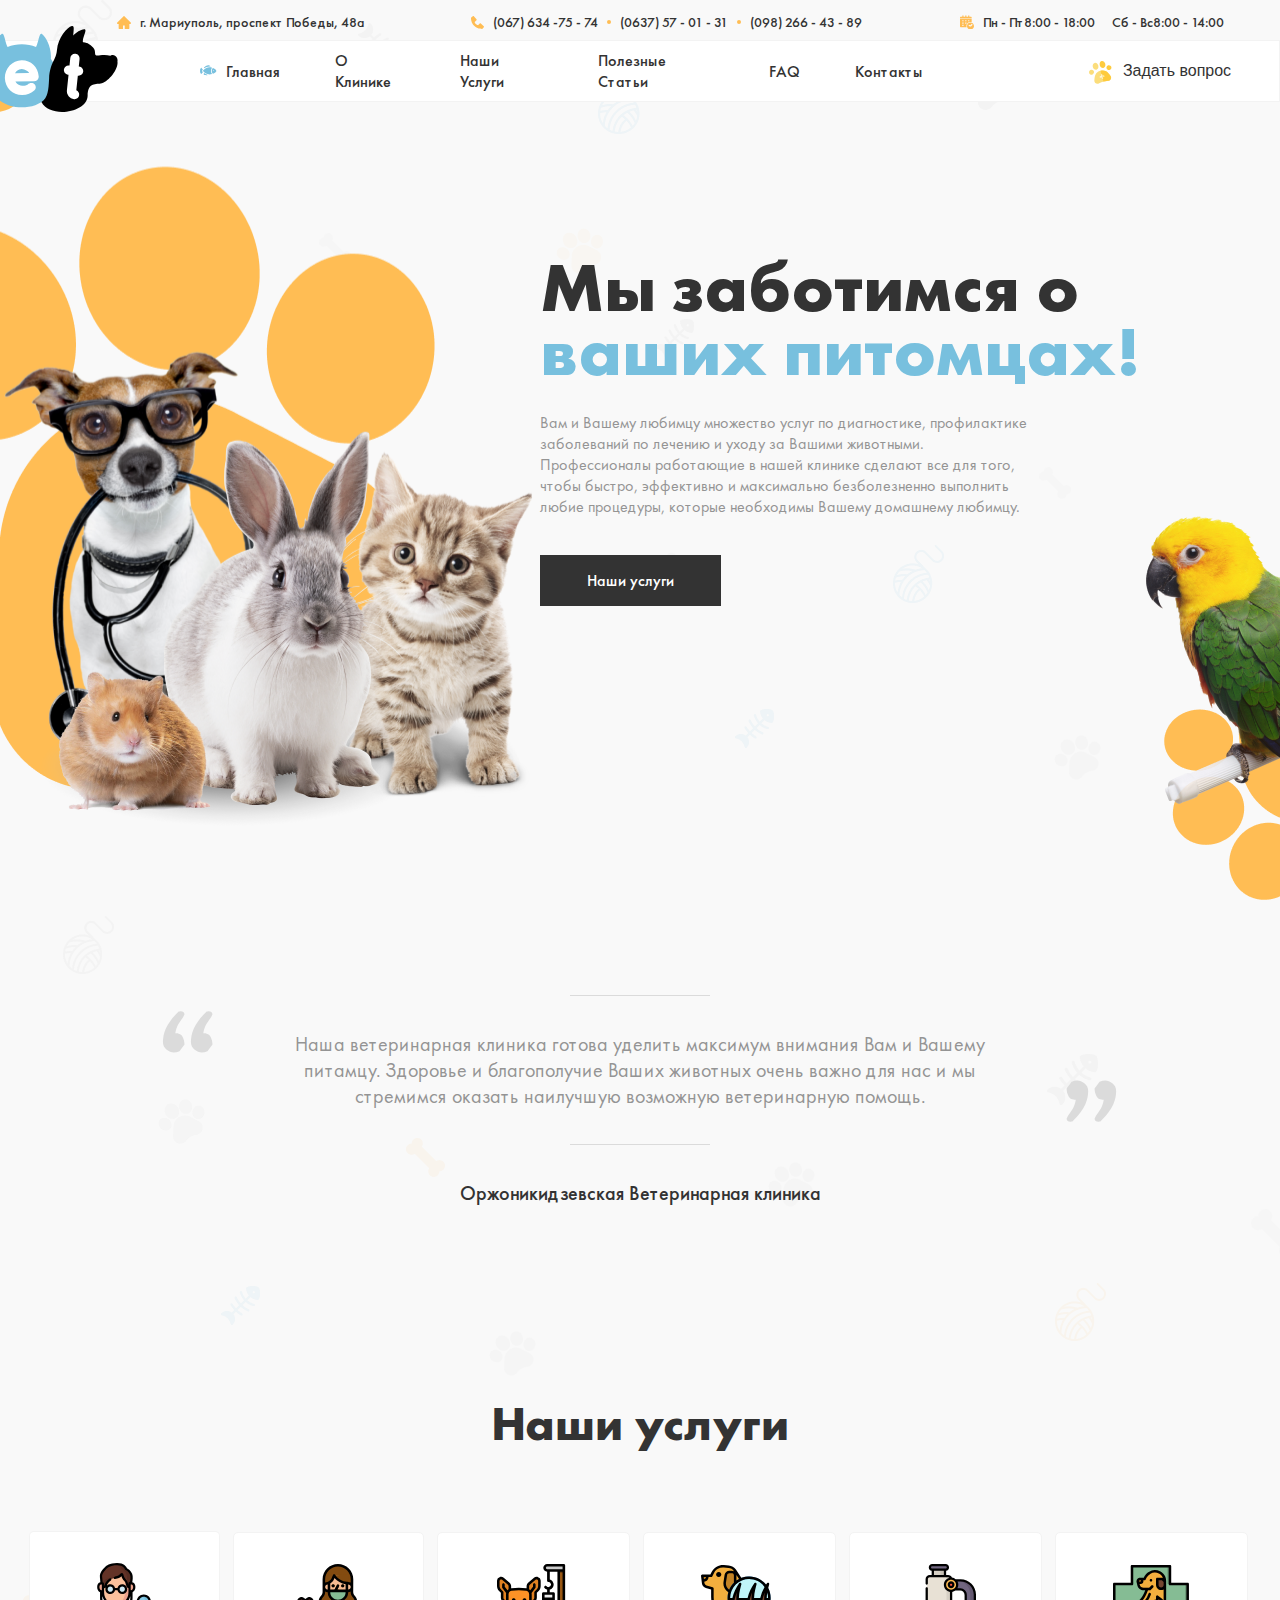
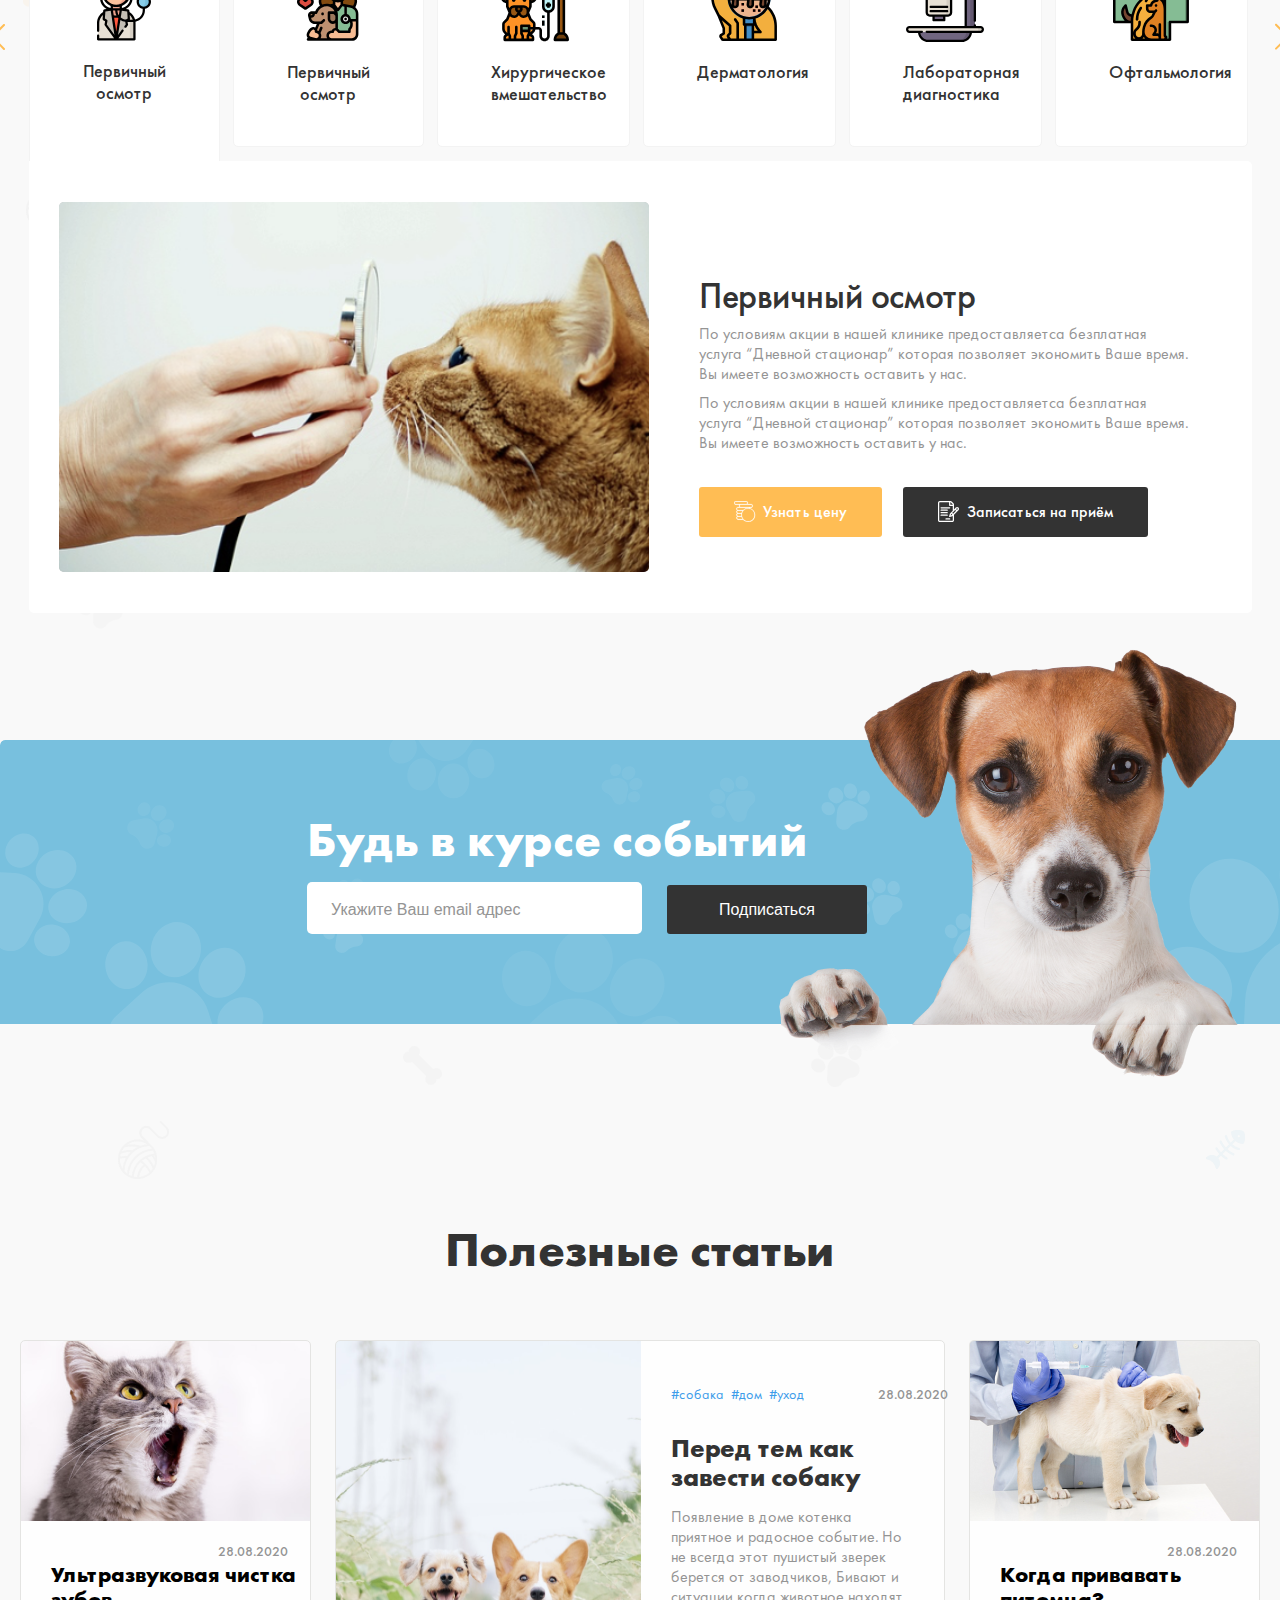
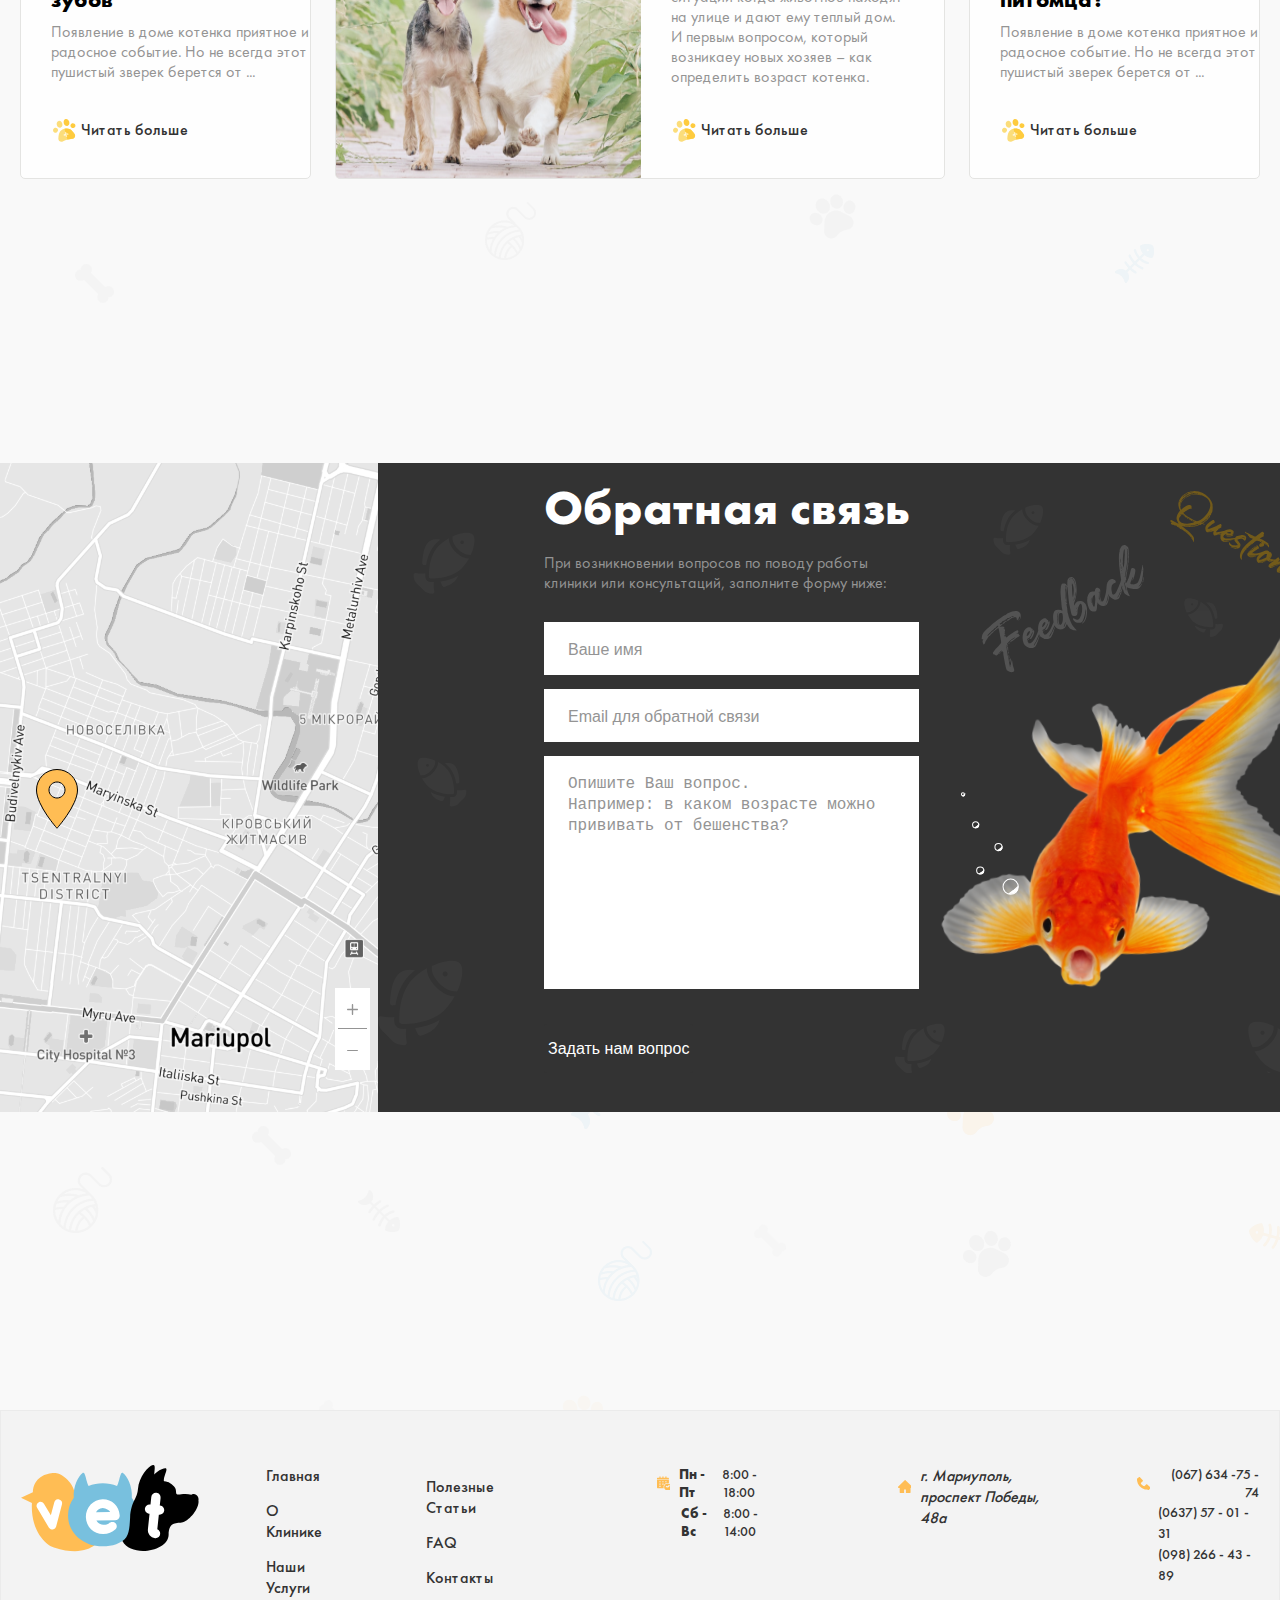
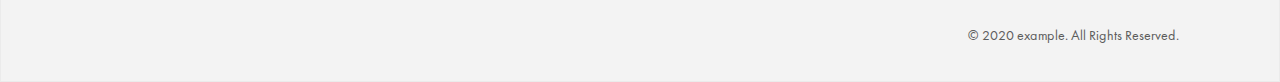
<file: index.html>
<!DOCTYPE html>
<html lang="en">
<head>
  <meta charset="UTF-8">
  <meta http-equiv="X-UA-Compatible" content="IE=edge">
  <meta name="viewport" content="width=device-width, initial-scale=1.0">
  <title>Clinic</title>
  <!-- <link rel="stylesheet" href="./css/normalize.css"> -->
  <link rel="stylesheet" href="./css/main.css">
  <!-- <link rel="stylesheet" href="./css/main.min.css"> -->
</head>
<body>
  <!-- Site header start -->
  <header class="site-header">
    <div class="container">
      <div class="start-box">
        <address class="start-box__adres">
          <a class="start-box__link" href="https://www.google.com/maps/place/%D0%BF%D1%80%D0%BE%D1%81%D0%BF.+%D0%9F%D0%BE%D0%B1%D0%B5%D0%B4%D1%8B,+48%D0%B0,+%D0%9C%D0%B0%D1%80%D0%B8%D1%83%D0%BF%D0%BE%D0%BB%D1%8C,+%D0%94%D0%BE%D0%BD%D0%B5%D1%86%D0%BA%D0%B0%D1%8F+%D0%BE%D0%B1%D0%BB%D0%B0%D1%81%D1%82%D1%8C,+%D0%A3%D0%BA%D1%80%D0%B0%D0%B8%D0%BD%D0%B0,+87500/@47.1075844,37.6424116,17z/data=!3m1!4b1!4m5!3m4!1s0x40e6e6701cd9c691:0xe9b99fd0268f089c!8m2!3d47.1075844!4d37.6424116" target="blank">г. Мариуполь, проспект Победы, 48а</a>
        </address>
        <ul class="start-box__list list-tel">
          <li class="list-tel__item">
            <a class="list-tel__link" href="tel:0676347574">(067) 634 -75 - 74</a>
          </li>
          <li class="list-tel__item">
            <a class="list-tel__link" href="tel:0637570131">(0637) 57 - 01 - 31</a>
          </li>
          <li class="list-tel__item">
            <a class="list-tel__link" href="tel:0982664389">(098) 266 - 43 - 89</a>
          </li>
        </ul>
        <div class="start-box__span">
          <p class="start-box__text"><span class="start-box__str">Пн - Пт</span>8:00 - 18:00</p>
          <p class="start-box__text"><span class="start-box__str">Сб - Вс</span>8:00 - 14:00</p>
        </div>
      </div>
    </div>
    <div class="end-box">
      <a class="logo" href="./index.html"><img class="logo__img" width="178" height="86" src="./images/logo.svg" alt="Site logo"></a>
      
      <ul class="end-box__list">
        <li class="end-box__item">
          <a class="end-box__link" href="./index.html">Главная</a>
        </li>
        <li class="end-box__item">
          <a class="end-box__link" href="./about.html">О Клинике</a>
        </li>
        <li class="end-box__item">
          <a class="end-box__link" href="./services.html">Наши Услуги</a>
        </li>
        <li class="end-box__item">
          <a class="end-box__link" href="./blog.html">Полезные Статьи</a>
        </li>
        <li class="end-box__item">
          <a class="end-box__link" href="./FAQ.html">FAQ</a>
        </li>
        <li class="end-box__item">
          <a class="end-box__link" href="./contact.html">Контакты</a>
        </li>
      </ul>
      <div class="end-box__box-link">
        <button class="end-box__link2 js-open-btn" type="button">Задать вопрос</button>
      </div>
    </div>
  </header>
  <!-- Site header finish -->
  
  <!-- Site main start -->
  <main class="site-main">
    <!-- Hero section start -->
    <section class="hero">
      <div class="container">
        <div class="hero__info">
          <h1 class="hero__title">Мы заботимся о <span class="hero__span">ваших питомцах!</span></h1>
          <p class="hero__text">Вам и Вашему любимцу множество услуг по диагностике, профилактике заболеваний по лечению и уходу за Вашими животными. Профессионалы работающие в нашей клинике сделают все для того, чтобы быстро, эффективно и максимально безболезненно выполнить любие процедуры, которые необходимы Вашему домашнему любимцу.</p>
          <a class="hero__link" href="#!">Наши услуги</a>
        </div>
      </div>
    </section>
    <!-- Hero section finish -->
    <section class="our">
      <div class="container">
        <div class="our__box">
          <h2 class="visually-hidden">Оржоникидзевская Ветеринарная клиника</h2>
          <blockquote class="our__block">Наша ветеринарная клиника готова уделить максимум внимания Вам и Вашему питамцу. Здоровье и благополучие Ваших животных очень важно для нас и мы стремимся оказать наилучшую возможную ветеринарную помощь.</blockquote>
          <h3 class="our__title">Оржоникидзевская Ветеринарная клиника</h3>
        </div>
      </div>
    </section>
    
    <section class="services">
      <div class="container">
        <h2 class="services__title">Наши услуги</h2>
        <button class="left-btn"></button>
        <ul class="services__list__our our-list">
          <li class="our-list__item">
            <a class="our-list__link" href="#!">
              <h3 class="our-list__title  our-list__title--size">Первичный осмотр</h3>
            </a>
          </li>
          <li class="our-list__item">
            <a class="our-list__link" href="#!">
              <h3 class="our-list__title">Первичный осмотр</h3>
            </a>
          </li>
          <li class="our-list__item">
            <a class="our-list__link" href="#!">
              <h3 class="our-list__title">Хирургическое вмешательство</h3>
            </a>
          </li>
          <li class="our-list__item">
            <a class="our-list__link" href="#!">
              <h3 class="our-list__title">Дерматология</h3>
            </a>
          </li>
          <li class="our-list__item">
            <a class="our-list__link" href="#!">
              <h3 class="our-list__title">Лабораторная диагностика</h3>
            </a>
          </li>
          <li class="our-list__item">
            <a class="our-list__link" href="#!">
              <h3 class="our-list__title">Офтальмология</h3>
            </a>
          </li>
          <li class="our-list__item">
            <a class="our-list__link" href="#!">
              <h3 class="our-list__title">УЗИ
                диагностика</h3>
              </a>
            </li>
            <li class="our-list__item">
              <a class="our-list__link" href="#!">
                <h3 class="our-list__title">Чипирование</h3>
              </a>
            </li>
            <li class="our-list__item">
              <a class="our-list__link" href="#!">
                <h3 class="our-list__title">Международные паспорта</h3>
              </a>
            </li>
            <li class="our-list__item">
              <a class="our-list__link" href="#!">
                <h3 class="our-list__title">Вакцинация</h3>
              </a>
            </li>
            <li class="our-list__item">
              <a class="our-list__link" href="#!">
                <h3 class="our-list__title">Стоматология</h3>
              </a>
            </li>
            <li class="our-list__item">
              <a class="our-list__link" href="#!">
                <h3 class="our-list__title">Вызов на дом</h3>
              </a>
            </li>
          </ul>
          <button class="right-btn"></button>
          
          <div class="services__box-all">
            <img class="services__img" width="590" height="332" src="./images/services-cat.png" alt="Cat photo">
            
            <div class="services__info animal-info">
              <h4 class="animal-info__title">Первичный осмотр</h4>
              <p class="animal-info__text">По условиям акции в нашей клинике предоставляетса безплатная услуга “Дневной стационар” которая позволяет экономить Ваше время. Вы имеете возможность оставить у нас.</p>
              <p class="animal-info__text">По условиям акции в нашей клинике предоставляетса безплатная услуга “Дневной стационар” которая позволяет экономить Ваше время. Вы имеете возможность оставить у нас.</p>
              <div class="animal-info__link-box">
                <a class="animal-info__link" href="#!">Узнать цену</a>
                <a class="animal-info__link2" href="#!">Записаться на приём</a>
              </div>
            </div>
          </div>
        </div>
      </section>
      <section class="course">
        <div class="container">
          <div class="course__box-all">
            <div class="course__info">
              <h2 class="course__title">Будь в курсе событий</h2>
              <form class="course__form" action="https://echo.htmlacademy.ru/" method="post" autocomplete="off">
                <input class="course__inp" type="email" name="user_email" placeholder="Укажите Ваш email адрес" aria-label="Enter your name" minlength="2" required>
                <button class="course__btn" type="submit">Подписаться</button>
              </form>
            </div>
          </div>
        </div>
        <img class="course__img" width="613" height="481" src="./images/course-dog.png" alt="dog">
      </section>
      
      <section class="useful">
        <div class="container">
          <h2 class="useful__title">Полезные статьи</h2>
          <ul class="useful__list use-list">
            <li class="use-list__item">
              <span class="use-list__data">28.08.2020</span>
              <h3 class="use-list__title">Ультразвуковая чистка зубов</h3>
              <p class="use-list__text">Появление в доме котенка приятное и радосное событие. Но не всегда этот пушистый зверек берется от ...</p>
              <a class="use-list__link" href="#!">Читать больше</a>
            </li>
            <li class="use-list__item">
              <div class="use-list__item__all-box">
                <div class="use-list__flex">
                  <p class="use-list__text2">#собака</p>
                  <p class="use-list__text2">#дом</p>
                  <p class="use-list__text2">#уход</p>
                  <span class="use-list__data2">28.08.2020</span>
                </div>
                <h3 class="use-list__title2">Перед тем как завести собаку</h3>
                <p class="use-list__text1-2">Появление в доме котенка приятное и радосное событие. Но не всегда этот пушистый зверек берется от заводчиков, Бивают и ситуации когда животное находят на улице и дают ему теплый дом. И первым вопросом, который возникаеу новых хозяев – как определить возраст котенка.</p>
                <a class="use-list__link2" href="#!">Читать больше</a>
              </div>
            </li>
            <li class="use-list__item">
              <span class="use-list__data">28.08.2020</span>
              <h3 class="use-list__title">Когда привавать питомца?</h3>
              <p class="use-list__text">Появление в доме котенка приятное и радосное событие. Но не всегда этот пушистый зверек берется от ...</p>
              <a class="use-list__link" href="#!">Читать больше</a>
            </li>
          </ul>
        </div>
      </section>
      <section class="net">
        <a class="net__link" href="https://www.google.com/maps/place/%D0%A6%D0%B5%D0%BD%D1%82%D1%80%D0%B0%D0%BB%D1%8C%D0%BD%D1%8B%D0%B9+%D1%80-%D0%BD,+%D0%A1%D0%B0%D0%BD%D0%BA%D1%82-%D0%9F%D0%B5%D1%82%D0%B5%D1%80%D0%B1%D1%83%D1%80%D0%B3,+%D0%A0%D0%BE%D1%81%D1%81%D0%B8%D1%8F/@59.9358484,30.3557441,13z/data=!3m1!4b1!4m5!3m4!1s0x469631a3dc601751:0xb4249829c0dcdf88!8m2!3d59.93093!4d30.3618979" target="blank"></a>
        <div class="container">
          <div class="net__info">
            <div class="net__box">
              <h2 class="net__tile">Обратная связь</h2>
              <p class="net__text">При возникновении вопросов по поводу работы клиники или консультаций, заполните форму ниже:</p>
              <form class="net__form" action="https://echo.htmlacademy.ru/" method="post" autocomplete="off">
                <input class="net__inp" type="text" name="user_name" placeholder="Ваше имя" aria-label="Enter your name" minlength="2" required>
                <input class="net__inp" type="email" name="user_email" placeholder="Email для обратной связи" aria-label="Enter your name" minlength="2" required>
                <textarea class="net-textare" cols="30" rows="10" placeholder="Опишите Ваш вопрос.                                     Например: в каком возрасте можно прививать от бешенства?" name="user_message" aria-label="Write your message" minlength="3" ></textarea>
                <button class="net-btn" type="submit">Задать нам вопрос</button>
              </form>
            </div>
          </div>
        </div>
      </section>
    </main>
    <!-- Site main finish -->
    
    <!-- Site footer start -->
    <footer class="site-footer">
      <div class="container">
        <div class="foot-box foot">
          <a class="foot-logo" href="./index.html"><img class="foot-logo__img" src="./images/logo.svg" alt="Site logo"></a>
          <ul class="foot__list">
            <li class="foot__item">
              <a class="foot__link" href="./index.html">Главная</a>
              <a class="foot__link" href="./about.html">О Клинике</a>
              <a class="foot__link" href="./services.html">Наши Услуги</a>
            </li>
            <li class="foot__item">
              <a class="foot__link" href="./blog.html">Полезные Статьи</a>
              <a class="foot__link" href="./FAQ.html">FAQ</a>
              <a class="foot__link" href="./contact.html">Контакты</a>
            </li>
          </ul>
          <div  class="foot__span">
            <p class="foot__text"><strong class="foot__str">Пн - Пт</strong>8:00 - 18:00</p>
            <p class="foot__text"><strong class="foot__str">Сб - Вс</strong>8:00 - 14:00</p>
          </div>
          <address class="foot__adres">
            <a class="foot__adres-link" href="https://www.google.com/maps/place/%D0%BF%D1%80%D0%BE%D1%81%D0%BF.+%D0%9F%D0%BE%D0%B1%D0%B5%D0%B4%D1%8B,+48%D0%B0,+%D0%9C%D0%B0%D1%80%D0%B8%D1%83%D0%BF%D0%BE%D0%BB%D1%8C,+%D0%94%D0%BE%D0%BD%D0%B5%D1%86%D0%BA%D0%B0%D1%8F+%D0%BE%D0%B1%D0%BB%D0%B0%D1%81%D1%82%D1%8C,+%D0%A3%D0%BA%D1%80%D0%B0%D0%B8%D0%BD%D0%B0,+87500/@47.1075844,37.6424116,17z/data=!3m1!4b1!4m5!3m4!1s0x40e6e6701cd9c691:0xe9b99fd0268f089c!8m2!3d47.1075844!4d37.6424116">г. Мариуполь, <br> проспект Победы, 48а</a>
          </address>
          <ul class="foot-tel">
            <li class="foot-tel__item">
              <a class="foot-tel__link" href="tel:0676347574">(067) 634 -75 - 74</a>
            </li>
            <li class="foot-tel__item">
              <a class="foot-tel__link" href="tel:0637570131">(0637) 57 - 01 - 31</a>
            </li>
            <li class="foot-tel__item">
              <a class="foot-tel__link" href="tel:0982664389">(098) 266 - 43 - 89</a>
            </li>
          </ul>
        </div>
        <p class="end-text">© 2020 example. All Rights Reserved.</p>
      </div>
    </footer>
    <!-- Site footer finish -->
    <div class="modal">
      <div class="modal__box">
        <button class="modal__btn1 js-close-btn"></button>
        <div class="modal__start">
          <p class="modal__text">Авторизация:</p>
          <a class="modal__link" href="#!">Войти через Google</a>
          <a class="modal__link1" href="#!">Войти через Facebook</a>
        </div>
        <div class="modal__form">
          <h2 class="modal__title">Задать вопрос</h2>
          <form class="net__form" action="https://echo.htmlacademy.ru/" method="post" autocomplete="off">
            <input class="net__inp modal-inp" type="text" name="user_name" placeholder="Ваше имя" aria-label="Enter your name" minlength="2" required>
            <textarea class="net-textare modal-inp" cols="30" rows="10" placeholder="Опишите Ваш вопрос.                                     Например: в каком возрасте можно прививать от бешенства?" name="user_message" aria-label="Write your message" minlength="3" ></textarea>
            <button class="modal__btn" type="submit">Задать нам вопрос</button>
          </form>
        </div>
      </div>
    </div>
    <script src="./js/main.js"></script>
  </body>
  </html>
</file>
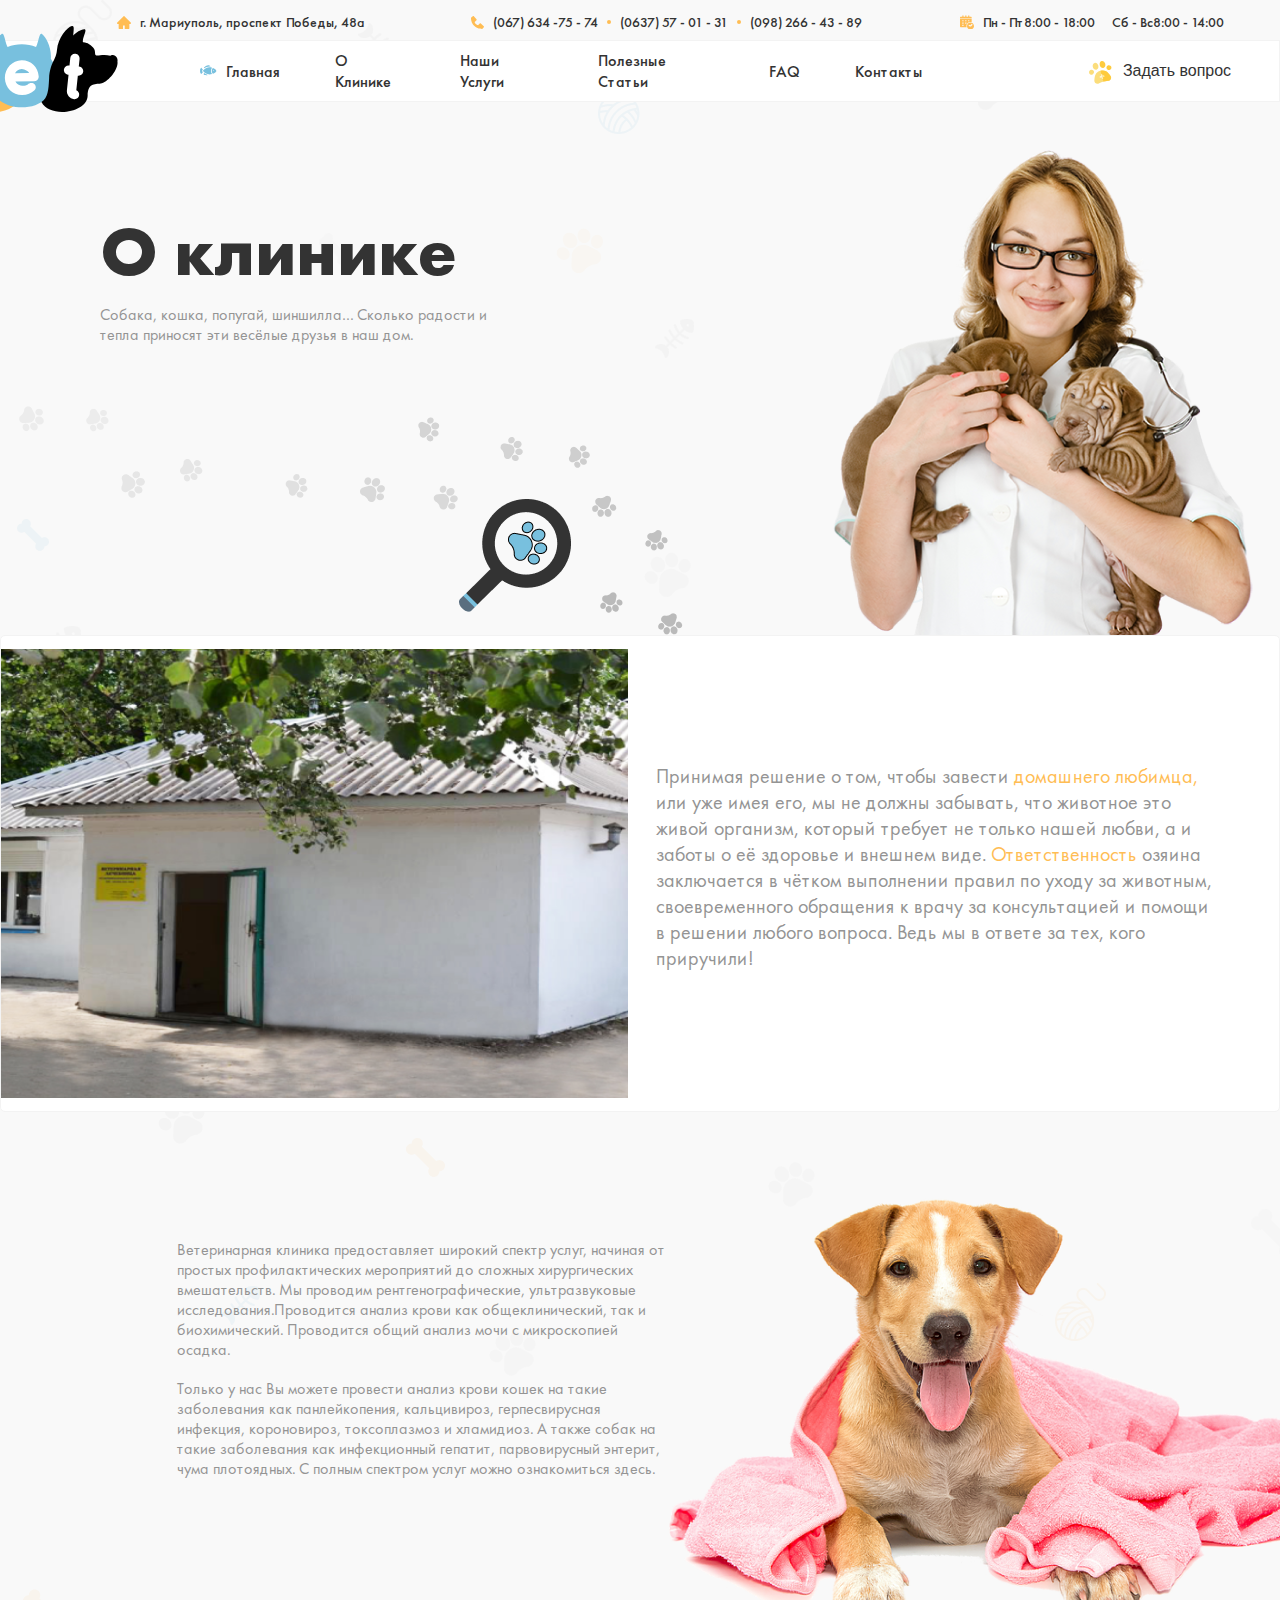
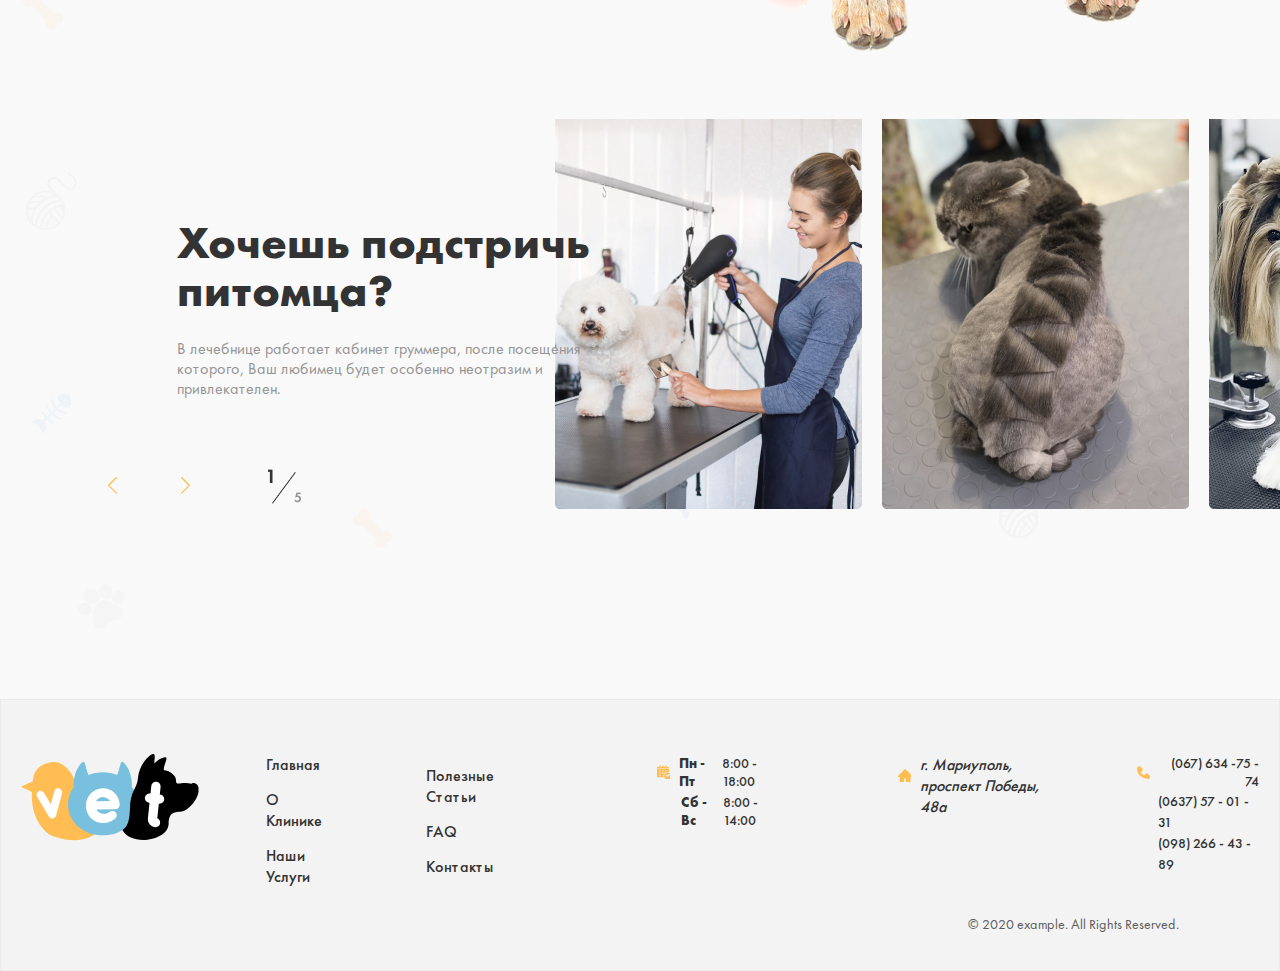
<file: about.html>
<!DOCTYPE html>
<html lang="en">
<head>
    <meta charset="UTF-8">
    <meta http-equiv="X-UA-Compatible" content="IE=edge">
    <meta name="viewport" content="width=device-width, initial-scale=1.0">
    <title>Clinic</title>
    <!-- <link rel="stylesheet" href="./css/normalize.css"> -->
    <link rel="stylesheet" href="./css/main.css">
    <!-- <link rel="stylesheet" href="./css/main.min.css"> -->
</head>
<body>
    <header class="site-header">
        <div class="container">
            <div class="start-box">
                <address class="start-box__adres">
                    <a class="start-box__link" href="https://www.google.com/maps/place/%D0%BF%D1%80%D0%BE%D1%81%D0%BF.+%D0%9F%D0%BE%D0%B1%D0%B5%D0%B4%D1%8B,+48%D0%B0,+%D0%9C%D0%B0%D1%80%D0%B8%D1%83%D0%BF%D0%BE%D0%BB%D1%8C,+%D0%94%D0%BE%D0%BD%D0%B5%D1%86%D0%BA%D0%B0%D1%8F+%D0%BE%D0%B1%D0%BB%D0%B0%D1%81%D1%82%D1%8C,+%D0%A3%D0%BA%D1%80%D0%B0%D0%B8%D0%BD%D0%B0,+87500/@47.1075844,37.6424116,17z/data=!3m1!4b1!4m5!3m4!1s0x40e6e6701cd9c691:0xe9b99fd0268f089c!8m2!3d47.1075844!4d37.6424116" target="blank">г. Мариуполь, проспект Победы, 48а</a>
                </address>
                <ul class="start-box__list list-tel">
                    <li class="list-tel__item">
                        <a class="list-tel__link" href="tel:0676347574">(067) 634 -75 - 74</a>
                    </li>
                    <li class="list-tel__item">
                        <a class="list-tel__link" href="tel:0637570131">(0637) 57 - 01 - 31</a>
                    </li>
                    <li class="list-tel__item">
                        <a class="list-tel__link" href="tel:0982664389">(098) 266 - 43 - 89</a>
                    </li>
                </ul>
                <div class="start-box__span">
                    <p class="start-box__text"><span class="start-box__str">Пн - Пт</span>8:00 - 18:00</p>
                    <p class="start-box__text"><span class="start-box__str">Сб - Вс</span>8:00 - 14:00</p>
                </div>
            </div>
        </div>
        <div class="end-box">
            <a class="logo" href="./index.html"><img class="logo__img" width="178" height="86" src="./images/logo.svg" alt="Site logo"></a>
            
            <ul class="end-box__list">
                <li class="end-box__item">
                    <a class="end-box__link" href="./index.html">Главная</a>
                </li>
                <li class="end-box__item">
                    <a class="end-box__link" href="#!">О Клинике</a>
                </li>
                <li class="end-box__item">
                    <a class="end-box__link" href="./services.html">Наши Услуги</a>
                </li>
                <li class="end-box__item">
                    <a class="end-box__link" href="#!">Полезные Статьи</a>
                </li>
                <li class="end-box__item">
                    <a class="end-box__link" href="./FAQ.html">FAQ</a>
                </li>
                <li class="end-box__item">
                    <a class="end-box__link" href="./contact.html">Контакты</a>
                </li>
            </ul>
            <div class="end-box__box-link">
                <button class="end-box__link2 js-open-btn" type="button">Задать вопрос</button>
            </div>
        </div>
    </header>
    <main class="site-main">
        <section class="about">
            <div class="container">
                <div class="about__info">
                    <h2 class="about__title">О клинике</h2>
                    <p class="about__text">Собака, кошка, попугай, шиншилла… Сколько радости и тепла приносят эти весёлые друзья в наш дом.</p>
                </div>
            </div>
            <ul class="about__list">
                <li class="about__item">
                    <div class="about__item__box">
                        Принимая решение о том, чтобы завести <span class="about__span">домашнего любимца,</span> или уже имея его, мы не должны забывать, что животное это живой организм, который требует не только нашей любви, а и заботы о её здоровье и  внешнем виде. <span class="about__span">Ответственность</span> озяина заключается в чётком выполнении правил по уходу за животным, своевременного обращения к врачу за консультацией и помощи в решении любого вопроса. Ведь мы в ответе за тех, кого приручили!
                    </div>
                </li>
                <li class="about__item">
                    <div class="about__item__info">
                        <p class="about__text2">Ветеринарная клиника предоставляет широкий спектр услуг,  начиная от простых профилактических мероприятий до сложных хирургических вмешательств. Мы проводим рентгенографические, ультразвуковые исследования.Проводится анализ крови как общеклинический, так и биохимический. Проводится общий анализ мочи с микроскопией осадка. </p>
                        <p class="about__text2">Только у нас Вы можете провести <span class="about__span2">анализ крови кошек</span> на такие заболевания как панлейкопения, кальцивироз, герпесвирусная инфекция, короновироз, токсоплазмоз и хламидиоз. А также <span class="about__span2">собак на такие заболевания </span> как инфекционный гепатит, парвовирусный энтерит, чума плотоядных. С полным спектром услуг можно ознакомиться здесь.</p>
                    </div>
                </li>
            </ul>
            <div class="about__bottom bottom">
                <div class="bottom__info ">
                    <h3 class="bottom__title">Хочешь подстричь питомца?</h3>
                    <p class="bottom__text">В лечебнице работает кабинет груммера, после посещения которого, Ваш любимец будет особенно неотразим и привлекателен.</p>
                </div>
            </div>
        </section>
    </main>
    <footer class="site-footer">
        <div class="container">
            <div class="foot-box foot">
                <a class="foot-logo" href="./index.html"><img class="foot-logo__img" src="./images/logo.svg" alt="Site logo"></a>
                <ul class="foot__list">
                    <li class="foot__item">
                        <a class="foot__link" href="#!">Главная</a>
                        <a class="foot__link" href="#!">О Клинике</a>
                        <a class="foot__link" href="./services.html">Наши Услуги</a>
                    </li>
                    <li class="foot__item">
                        <a class="foot__link" href="#!">Полезные Статьи</a>
                        <a class="foot__link" href="./FAQ.html">FAQ</a>
                        <a class="foot__link" href="./contact.html">Контакты</a>
                    </li>
                </ul>
                <div  class="foot__span">
                    <p class="foot__text"><strong class="foot__str">Пн - Пт</strong>8:00 - 18:00</p>
                    <p class="foot__text"><strong class="foot__str">Сб - Вс</strong>8:00 - 14:00</p>
                </div>
                <address class="foot__adres">
                    <a class="foot__adres-link" href="https://www.google.com/maps/place/%D0%BF%D1%80%D0%BE%D1%81%D0%BF.+%D0%9F%D0%BE%D0%B1%D0%B5%D0%B4%D1%8B,+48%D0%B0,+%D0%9C%D0%B0%D1%80%D0%B8%D1%83%D0%BF%D0%BE%D0%BB%D1%8C,+%D0%94%D0%BE%D0%BD%D0%B5%D1%86%D0%BA%D0%B0%D1%8F+%D0%BE%D0%B1%D0%BB%D0%B0%D1%81%D1%82%D1%8C,+%D0%A3%D0%BA%D1%80%D0%B0%D0%B8%D0%BD%D0%B0,+87500/@47.1075844,37.6424116,17z/data=!3m1!4b1!4m5!3m4!1s0x40e6e6701cd9c691:0xe9b99fd0268f089c!8m2!3d47.1075844!4d37.6424116">г. Мариуполь, <br> проспект Победы, 48а</a>
                </address>
                <ul class="foot-tel">
                    <li class="foot-tel__item">
                        <a class="foot-tel__link" href="tel:0676347574">(067) 634 -75 - 74</a>
                    </li>
                    <li class="foot-tel__item">
                        <a class="foot-tel__link" href="tel:0637570131">(0637) 57 - 01 - 31</a>
                    </li>
                    <li class="foot-tel__item">
                        <a class="foot-tel__link" href="tel:0982664389">(098) 266 - 43 - 89</a>
                    </li>
                </ul>
            </div>
            <p class="end-text">© 2020 example. All Rights Reserved.</p>
        </div>
    </footer>
    <div class="modal">
        <div class="modal__box">
            <button class="modal__btn1 js-close-btn"></button>
            <div class="modal__start">
                <p class="modal__text">Авторизация:</p>
                <a class="modal__link" href="#!">Войти через Google</a>
                <a class="modal__link1" href="#!">Войти через Facebook</a>
            </div>
            <div class="modal__form">
                <h2 class="modal__title">Задать вопрос</h2>
                <form class="net__form" action="https://echo.htmlacademy.ru/" method="post" autocomplete="off">
                    <input class="net__inp modal-inp" type="text" name="user_name" placeholder="Ваше имя" aria-label="Enter your name" minlength="2" required>
                    <textarea class="net-textare modal-inp" cols="30" rows="10" placeholder="Опишите Ваш вопрос.                                     Например: в каком возрасте можно прививать от бешенства?" name="user_message" aria-label="Write your message" minlength="3" ></textarea>
                    <button class="modal__btn" type="submit">Задать нам вопрос</button>
                </form>
            </div>
        </div>
    </div>
    <script src="./js/main.js"></script>
</body>
</html>
</file>
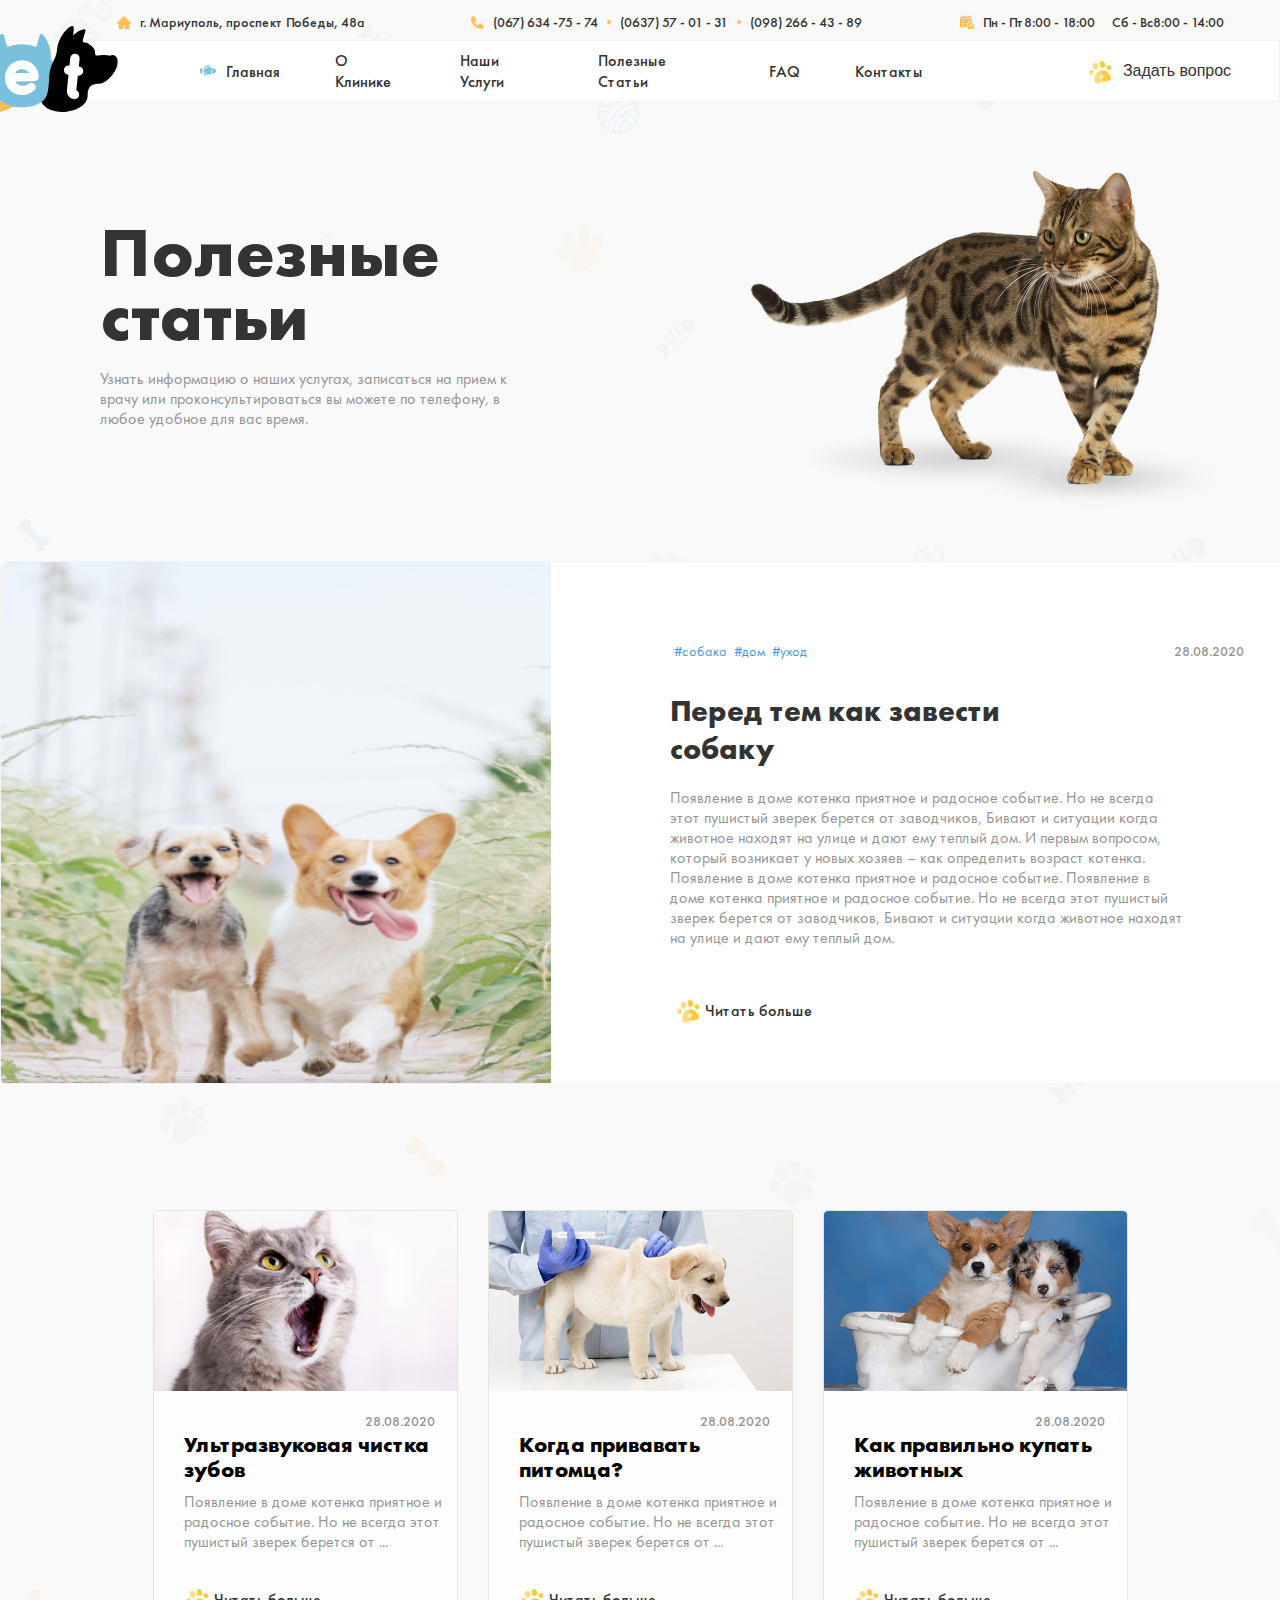
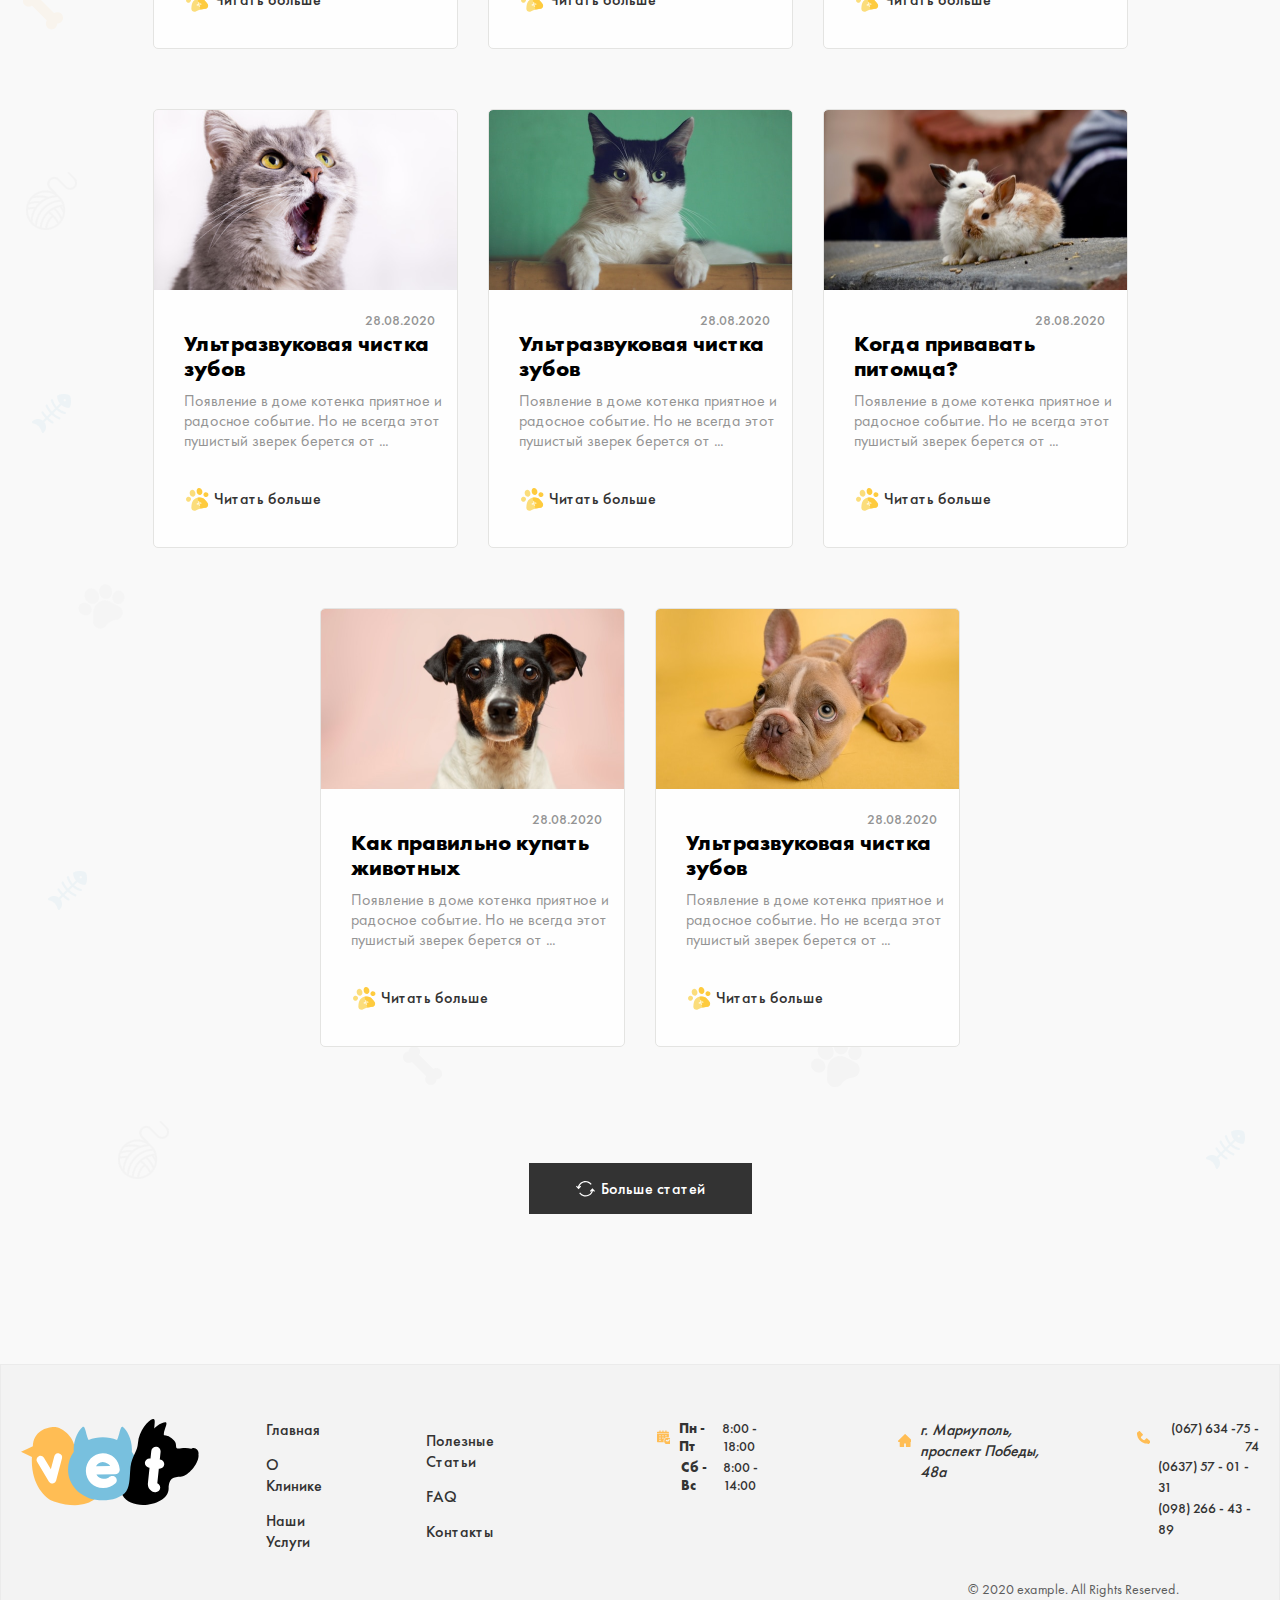
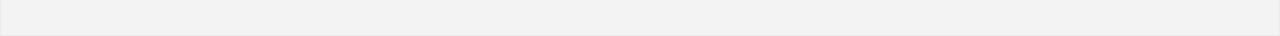
<file: blog.html>
<!DOCTYPE html>
<html lang="en">
<head>
    <meta charset="UTF-8">
    <meta http-equiv="X-UA-Compatible" content="IE=edge">
    <meta name="viewport" content="width=device-width, initial-scale=1.0">
    <!-- <link rel="stylesheet" href="./css/normalize.css"> -->
    <link rel="stylesheet" href="./css/main.css">
    <!-- <link rel="stylesheet" href="./css/main.min.css"> -->
</head>
<body>
    <header class="site-header">
        <div class="container">
            <div class="start-box">
                <address class="start-box__adres">
                    <a class="start-box__link" href="https://www.google.com/maps/place/%D0%BF%D1%80%D0%BE%D1%81%D0%BF.+%D0%9F%D0%BE%D0%B1%D0%B5%D0%B4%D1%8B,+48%D0%B0,+%D0%9C%D0%B0%D1%80%D0%B8%D1%83%D0%BF%D0%BE%D0%BB%D1%8C,+%D0%94%D0%BE%D0%BD%D0%B5%D1%86%D0%BA%D0%B0%D1%8F+%D0%BE%D0%B1%D0%BB%D0%B0%D1%81%D1%82%D1%8C,+%D0%A3%D0%BA%D1%80%D0%B0%D0%B8%D0%BD%D0%B0,+87500/@47.1075844,37.6424116,17z/data=!3m1!4b1!4m5!3m4!1s0x40e6e6701cd9c691:0xe9b99fd0268f089c!8m2!3d47.1075844!4d37.6424116" target="blank">г. Мариуполь, проспект Победы, 48а</a>
                </address>
                <ul class="start-box__list list-tel">
                    <li class="list-tel__item">
                        <a class="list-tel__link" href="tel:0676347574">(067) 634 -75 - 74</a>
                    </li>
                    <li class="list-tel__item">
                        <a class="list-tel__link" href="tel:0637570131">(0637) 57 - 01 - 31</a>
                    </li>
                    <li class="list-tel__item">
                        <a class="list-tel__link" href="tel:0982664389">(098) 266 - 43 - 89</a>
                    </li>
                </ul>
                <div class="start-box__span">
                    <p class="start-box__text"><span class="start-box__str">Пн - Пт</span>8:00 - 18:00</p>
                    <p class="start-box__text"><span class="start-box__str">Сб - Вс</span>8:00 - 14:00</p>
                </div>
            </div>
        </div>
        <div class="end-box">
            <a class="logo" href="./index.html"><img class="logo__img" width="178" height="86" src="./images/logo.svg" alt="Site logo"></a>
            
            <ul class="end-box__list">
                <li class="end-box__item">
                    <a class="end-box__link" href="./index.html">Главная</a>
                </li>
                <li class="end-box__item">
                    <a class="end-box__link" href="./about.html">О Клинике</a>
                </li>
                <li class="end-box__item">
                    <a class="end-box__link" href="./services.html">Наши Услуги</a>
                </li>
                <li class="end-box__item">
                    <a class="end-box__link" href="./blog.html">Полезные Статьи</a>
                </li>
                <li class="end-box__item">
                    <a class="end-box__link" href="./FAQ.html">FAQ</a>
                </li>
                <li class="end-box__item">
                    <a class="end-box__link" href="./contact.html">Контакты</a>
                </li>
            </ul>
            <div class="end-box__box-link">
                <button class="end-box__link2 js-open-btn" type="button">Задать вопрос</button>
            </div>
        </div>
    </header>
    <main class="site-main">
        <section class="blog">
            <div class="blog__start">
                <div class="blog__info">
                    <h2 class="blog__title">Полезные статьи</h2>
                    <p class="blog__text">Узнать информацию о наших услугах, записаться на прием к врачу или проконсультироваться вы можете по телефону, в любое удобное для вас время.</p>
                </div>
            </div>
            <div class="blog__centre">
                <div class="blog__centre-info centre-info">
                    <div class="use-list__flex info-centre">
                        <p class="use-list__text2">#собака</p>
                        <p class="use-list__text2">#дом</p>
                        <p class="use-list__text2 centre-info__text2">#уход</p>
                        <span class="use-list__data2">28.08.2020</span>
                    </div>
                    <div class="centre-info__box">
                        <h3 class="centre-info__title">Перед тем как завести <br> собаку</h3>
                        <p class="centre-info__text">Появление в доме котенка приятное и радосное событие. Но не всегда этот пушистый зверек берется от заводчиков, Бивают и ситуации когда животное находят на улице и дают ему теплый дом. И первым вопросом, который возникает у новых хозяев – как определить возраст котенка. Появление в доме котенка приятное и радосное событие. Появление в доме котенка приятное и радосное событие. Но не всегда этот пушистый зверек берется от заводчиков, Бивают и ситуации когда животное находят на улице и дают ему теплый дом.</p>
                        <a class="use-list__link centre-info__link" href="#!">Читать больше</a>
                    </div>
                </div>
            </div>
            <ul class="blog__list">
                <li class="use-list__item">
                    <span class="use-list__data">28.08.2020</span>
                    <h3 class="use-list__title">Ультразвуковая чистка зубов</h3>
                    <p class="use-list__text">Появление в доме котенка приятное и радосное событие. Но не всегда этот пушистый зверек берется от ...</p>
                    <a class="use-list__link" href="#!">Читать больше</a>
                </li>
                <li class="use-list__item none-item">
                    <span class="use-list__data">28.08.2020</span>
                    <h3 class="use-list__title">Ультразвуковая чистка зубов</h3>
                    <p class="use-list__text">Появление в доме котенка приятное и радосное событие. Но не всегда этот пушистый зверек берется от ...</p>
                    <a class="use-list__link" href="#!">Читать больше</a>
                </li>
                <li class="use-list__item">
                    <span class="use-list__data">28.08.2020</span>
                    <h3 class="use-list__title">Когда привавать питомца?</h3>
                    <p class="use-list__text">Появление в доме котенка приятное и радосное событие. Но не всегда этот пушистый зверек берется от ...</p>
                    <a class="use-list__link" href="#!">Читать больше</a>
                </li>
                <li class="use-list__item">
                    <span class="use-list__data">28.08.2020</span>
                    <h3 class="use-list__title">Как правильно купать животных</h3>
                    <p class="use-list__text">Появление в доме котенка приятное и радосное событие. Но не всегда этот пушистый зверек берется от ...</p>
                    <a class="use-list__link" href="#!">Читать больше</a>
                </li>
                <li class="use-list__item">
                    <span class="use-list__data">28.08.2020</span>
                    <h3 class="use-list__title">Ультразвуковая чистка зубов</h3>
                    <p class="use-list__text">Появление в доме котенка приятное и радосное событие. Но не всегда этот пушистый зверек берется от ...</p>
                    <a class="use-list__link" href="#!">Читать больше</a>
                </li>
                <li class="use-list__item">
                    <span class="use-list__data">28.08.2020</span>
                    <h3 class="use-list__title">Ультразвуковая чистка зубов</h3>
                    <p class="use-list__text">Появление в доме котенка приятное и радосное событие. Но не всегда этот пушистый зверек берется от ...</p>
                    <a class="use-list__link" href="#!">Читать больше</a>
                </li>
                <li class="use-list__item">
                    <span class="use-list__data">28.08.2020</span>
                    <h3 class="use-list__title">Когда привавать питомца?</h3>
                    <p class="use-list__text">Появление в доме котенка приятное и радосное событие. Но не всегда этот пушистый зверек берется от ...</p>
                    <a class="use-list__link" href="#!">Читать больше</a>
                </li>
                <li class="use-list__item">
                    <span class="use-list__data">28.08.2020</span>
                    <h3 class="use-list__title">Как правильно купать животных</h3>
                    <p class="use-list__text">Появление в доме котенка приятное и радосное событие. Но не всегда этот пушистый зверек берется от ...</p>
                    <a class="use-list__link" href="#!">Читать больше</a>
                </li>
                <li class="use-list__item">
                    <span class="use-list__data">28.08.2020</span>
                    <h3 class="use-list__title">Ультразвуковая чистка зубов</h3>
                    <p class="use-list__text">Появление в доме котенка приятное и радосное событие. Но не всегда этот пушистый зверек берется от ...</p>
                    <a class="use-list__link" href="#!">Читать больше</a>
                </li>
            </ul>
            <div class="blog-link-btn">
                <a class="hero__link hero__link--before" href="#!">Больше статей</a>
            </div>
        </section>  
    </main>    
    <footer class="site-footer">
        <div class="container">
            <div class="foot-box foot">
                <a class="foot-logo" href="./index.html"><img class="foot-logo__img" src="./images/logo.svg" alt="Site logo"></a>
                <ul class="foot__list">
                    <li class="foot__item">
                        <a class="foot__link" href="./index.html">Главная</a>
                        <a class="foot__link" href="./about.html">О Клинике</a>
                        <a class="foot__link" href="./services.html">Наши Услуги</a>
                    </li>
                    <li class="foot__item">
                        <a class="foot__link" href="./blog.html">Полезные Статьи</a>
                        <a class="foot__link" href="./FAQ.html">FAQ</a>
                        <a class="foot__link" href="./contact.html">Контакты</a>
                    </li>
                </ul>
                <div  class="foot__span">
                    <p class="foot__text"><strong class="foot__str">Пн - Пт</strong>8:00 - 18:00</p>
                    <p class="foot__text"><strong class="foot__str">Сб - Вс</strong>8:00 - 14:00</p>
                </div>
                <address class="foot__adres">
                    <a class="foot__adres-link" href="https://www.google.com/maps/place/%D0%BF%D1%80%D0%BE%D1%81%D0%BF.+%D0%9F%D0%BE%D0%B1%D0%B5%D0%B4%D1%8B,+48%D0%B0,+%D0%9C%D0%B0%D1%80%D0%B8%D1%83%D0%BF%D0%BE%D0%BB%D1%8C,+%D0%94%D0%BE%D0%BD%D0%B5%D1%86%D0%BA%D0%B0%D1%8F+%D0%BE%D0%B1%D0%BB%D0%B0%D1%81%D1%82%D1%8C,+%D0%A3%D0%BA%D1%80%D0%B0%D0%B8%D0%BD%D0%B0,+87500/@47.1075844,37.6424116,17z/data=!3m1!4b1!4m5!3m4!1s0x40e6e6701cd9c691:0xe9b99fd0268f089c!8m2!3d47.1075844!4d37.6424116">г. Мариуполь, <br> проспект Победы, 48а</a>
                </address>
                <ul class="foot-tel">
                    <li class="foot-tel__item">
                        <a class="foot-tel__link" href="tel:0676347574">(067) 634 -75 - 74</a>
                    </li>
                    <li class="foot-tel__item">
                        <a class="foot-tel__link" href="tel:0637570131">(0637) 57 - 01 - 31</a>
                    </li>
                    <li class="foot-tel__item">
                        <a class="foot-tel__link" href="tel:0982664389">(098) 266 - 43 - 89</a>
                    </li>
                </ul>
            </div>
            <p class="end-text">© 2020 example. All Rights Reserved.</p>
        </div>
    </footer>
    <div class="modal">
        <div class="modal__box">
            <button class="modal__btn1 js-close-btn"></button>
            <div class="modal__start">
                <p class="modal__text">Авторизация:</p>
                <a class="modal__link" href="#!">Войти через Google</a>
                <a class="modal__link1" href="#!">Войти через Facebook</a>
            </div>
            <div class="modal__form">
                <h2 class="modal__title">Задать вопрос</h2>
                <form class="net__form" action="https://echo.htmlacademy.ru/" method="post" autocomplete="off">
                    <input class="net__inp modal-inp" type="text" name="user_name" placeholder="Ваше имя" aria-label="Enter your name" minlength="2" required>
                    <textarea class="net-textare modal-inp" cols="30" rows="10" placeholder="Опишите Ваш вопрос.                                     Например: в каком возрасте можно прививать от бешенства?" name="user_message" aria-label="Write your message" minlength="3" ></textarea>
                    <button class="modal__btn" type="submit">Задать нам вопрос</button>
                </form>
            </div>
        </div>
    </div>
</body>
</html>
</file>
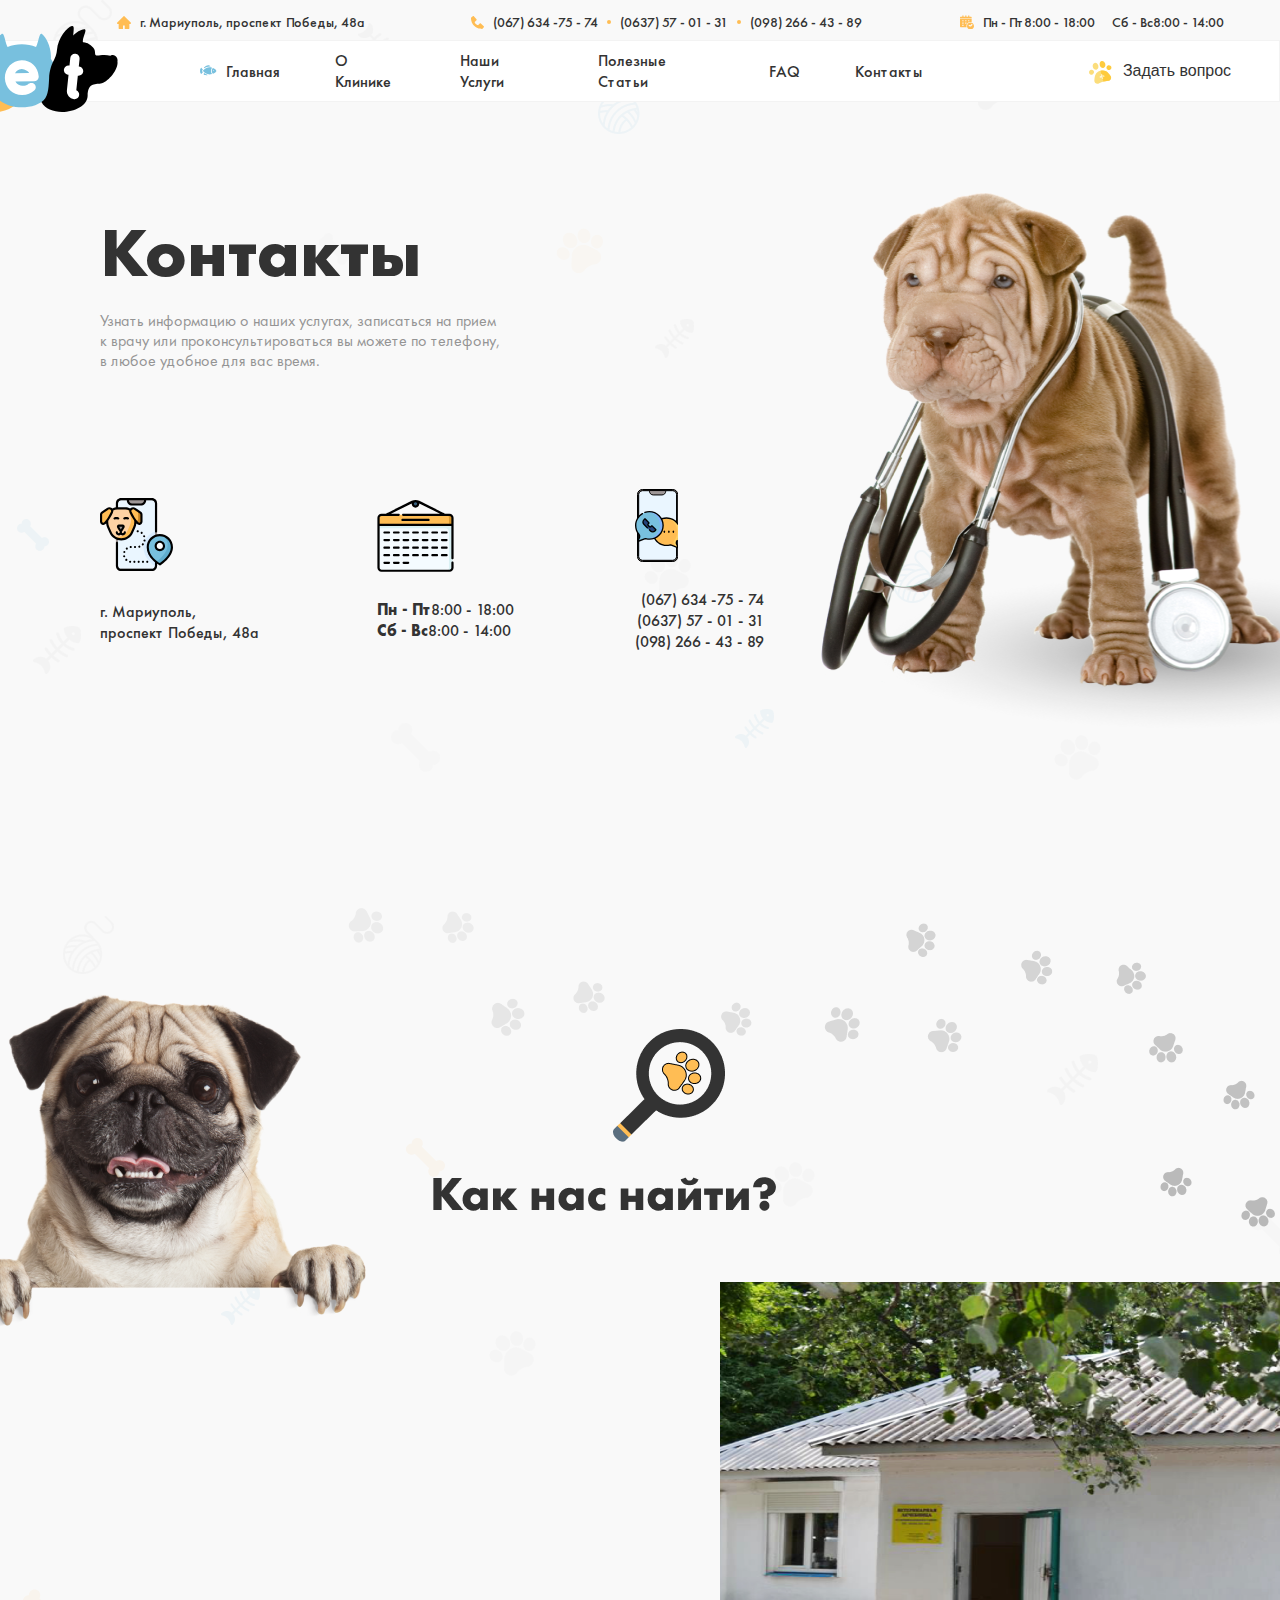
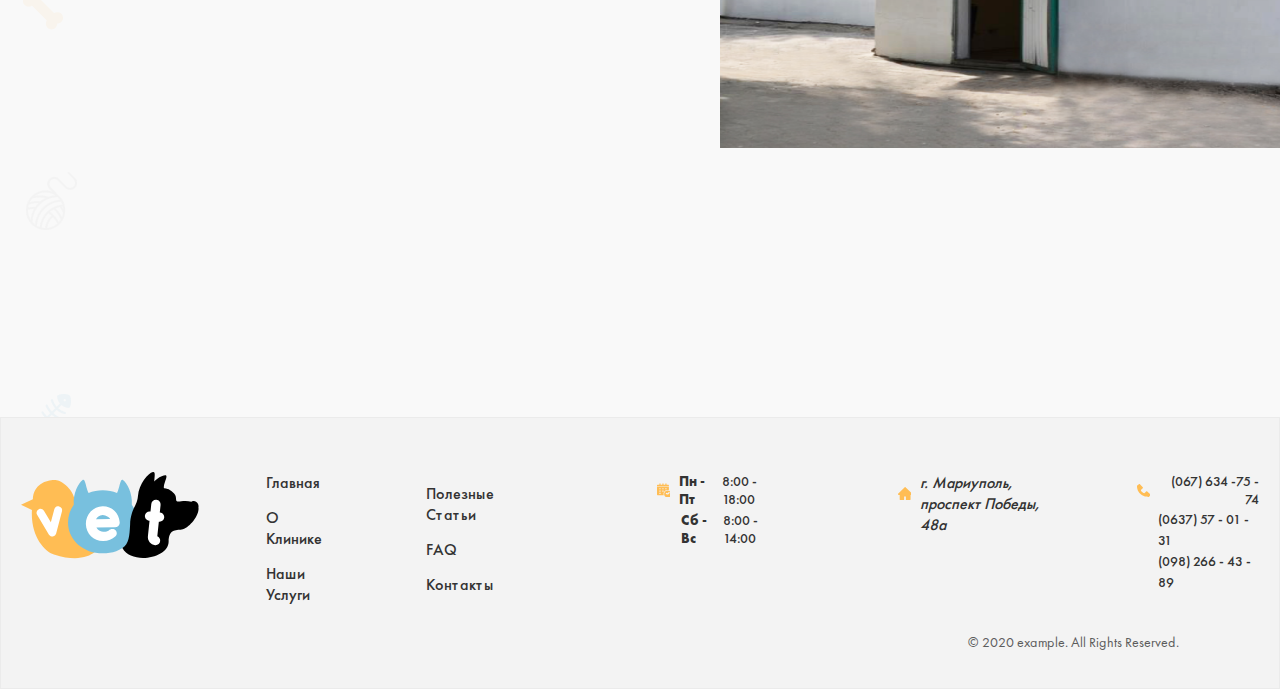
<file: contact.html>
<!DOCTYPE html>
<html lang="en">
<head>
    <meta charset="UTF-8">
    <meta http-equiv="X-UA-Compatible" content="IE=edge">
    <meta name="viewport" content="width=device-width, initial-scale=1.0">
    <!-- <link rel="stylesheet" href="./css/normalize.css"> -->
    <link rel="stylesheet" href="./css/main.css">
    <!-- <link rel="stylesheet" href="./css/main.min.css"> -->
    <title>Clinic</title>
</head>
<body>
    <header class="site-header">
        <div class="container">
          <div class="start-box">
            <address class="start-box__adres">
              <a class="start-box__link" href="https://www.google.com/maps/place/%D0%BF%D1%80%D0%BE%D1%81%D0%BF.+%D0%9F%D0%BE%D0%B1%D0%B5%D0%B4%D1%8B,+48%D0%B0,+%D0%9C%D0%B0%D1%80%D0%B8%D1%83%D0%BF%D0%BE%D0%BB%D1%8C,+%D0%94%D0%BE%D0%BD%D0%B5%D1%86%D0%BA%D0%B0%D1%8F+%D0%BE%D0%B1%D0%BB%D0%B0%D1%81%D1%82%D1%8C,+%D0%A3%D0%BA%D1%80%D0%B0%D0%B8%D0%BD%D0%B0,+87500/@47.1075844,37.6424116,17z/data=!3m1!4b1!4m5!3m4!1s0x40e6e6701cd9c691:0xe9b99fd0268f089c!8m2!3d47.1075844!4d37.6424116" target="blank">г. Мариуполь, проспект Победы, 48а</a>
            </address>
            <ul class="start-box__list list-tel">
              <li class="list-tel__item">
                <a class="list-tel__link" href="tel:0676347574">(067) 634 -75 - 74</a>
              </li>
              <li class="list-tel__item">
                <a class="list-tel__link" href="tel:0637570131">(0637) 57 - 01 - 31</a>
              </li>
              <li class="list-tel__item">
                <a class="list-tel__link" href="tel:0982664389">(098) 266 - 43 - 89</a>
              </li>
            </ul>
            <div class="start-box__span">
              <p class="start-box__text"><span class="start-box__str">Пн - Пт</span>8:00 - 18:00</p>
              <p class="start-box__text"><span class="start-box__str">Сб - Вс</span>8:00 - 14:00</p>
            </div>
          </div>
        </div>
        <div class="end-box">
          <a class="logo" href="./index.html"><img class="logo__img" width="178" height="86" src="./images/logo.svg" alt="Site logo"></a>
          
          <ul class="end-box__list">
            <li class="end-box__item">
              <a class="end-box__link" href="./index.html">Главная</a>
            </li>
            <li class="end-box__item">
              <a class="end-box__link" href="./about.html">О Клинике</a>
            </li>
            <li class="end-box__item">
              <a class="end-box__link" href="./services.html">Наши Услуги</a>
            </li>
            <li class="end-box__item">
              <a class="end-box__link" href="./blog.html">Полезные Статьи</a>
            </li>
            <li class="end-box__item">
              <a class="end-box__link" href="./FAQ.html">FAQ</a>
            </li>
            <li class="end-box__item">
              <a class="end-box__link" href="./contact.html">Контакты</a>
            </li>
          </ul>
          <div class="end-box__box-link">
            <button class="end-box__link2 js-open-btn" type="button">Задать вопрос</button>
          </div>
        </div>
    </header>
    <main class="site-main">
        <section class="contact-hero">
            <div class="container">
                <div class="contact__info">
                    <h2 class="contact__title">Контакты</h2>
                    <p class="contact__text">Узнать информацию о наших услугах, записаться на прием к врачу или проконсультироваться вы можете по телефону, в любое удобное для вас время.</p>
                </div>
                <ul class="contact__list">
                    <li class="contact__item">
                        <address class="contact__item__adres"><a class="contact__item__link" href="https://www.google.com/maps/place/%D0%BF%D1%80%D0%BE%D1%81%D0%BF.+%D0%9F%D0%BE%D0%B1%D0%B5%D0%B4%D1%8B,+48%D0%B0,+%D0%9C%D0%B0%D1%80%D0%B8%D1%83%D0%BF%D0%BE%D0%BB%D1%8C,+%D0%94%D0%BE%D0%BD%D0%B5%D1%86%D0%BA%D0%B0%D1%8F+%D0%BE%D0%B1%D0%BB%D0%B0%D1%81%D1%82%D1%8C,+%D0%A3%D0%BA%D1%80%D0%B0%D0%B8%D0%BD%D0%B0,+87500/@47.1075844,37.6424116,17z/data=!3m1!4b1!4m5!3m4!1s0x40e6e6701cd9c691:0xe9b99fd0268f089c!8m2!3d47.1075844!4d37.6424116" target="blank">г. Мариуполь, <br> проспект Победы, 48а</a></address>
                    </li>
                    <li class="contact__item">
                        <p class="contact__item__text">
                          <span class="contact__item__span">Пн - Пт</span>8:00 - 18:00
                          <br> 
                          <span class="contact__item__span">Сб - Вс</span>8:00 - 14:00
                        </p>
                    </li>
                    <li class="contact__item">
                        <p class="contact__item__text2">
                            (067) 634 -75 - 74
                            <br>
                            (0637) 57 - 01 - 31
                            <br>
                            (098) 266 - 43 - 89
                        </p>
                    </li>
                </ul>
            </div>
        </section>
        <section class="map">
          <div class="map__start">
            <img src="./images/contact-bg-dog.png" alt="bg">
          </div>
            <div class="map__end">
              <iframe src="https://www.google.com/maps/embed?pb=!1m18!1m12!1m3!1d2715.565497436959!2d37.64022291551449!3d47.107588030308804!2m3!1f0!2f0!3f0!3m2!1i1024!2i768!4f13.1!3m3!1m2!1s0x40e6e6701cd9c691%3A0xe9b99fd0268f089c!2z0L_RgNC-0YHQvy4g0J_QvtCx0LXQtNGLLCA0ONCwLCDQnNCw0YDQuNGD0L_QvtC70YwsINCU0L7QvdC10YbQutCw0Y8g0L7QsdC70LDRgdGC0YwsINCj0LrRgNCw0LjQvdCwLCA4NzUwMA!5e0!3m2!1sru!2s!4v1660005598562!5m2!1sru!2s" width="800" height="466" style="border:0;" allowfullscreen="" loading="lazy" referrerpolicy="no-referrer-when-downgrade"></iframe>
              <img class="map__end__img" width="769" height="466" src="./images/bg-home.png" alt="home">
            </div>
        </section>
    </main>
    <footer class="site-footer">
        <div class="container">
          <div class="foot-box foot">
            <a class="foot-logo" href="./index.html"><img class="foot-logo__img" src="./images/logo.svg" alt="Site logo"></a>
            <ul class="foot__list">
              <li class="foot__item">
                <a class="foot__link" href="./index.html">Главная</a>
                <a class="foot__link" href="./about.html">О Клинике</a>
                <a class="foot__link" href="./services.html">Наши Услуги</a>
              </li>
              <li class="foot__item">
                <a class="foot__link" href="./blog.html">Полезные Статьи</a>
                <a class="foot__link" href="./FAQ.html">FAQ</a>
                <a class="foot__link" href="./contact.html">Контакты</a>
              </li>
            </ul>
            <div  class="foot__span">
              <p class="foot__text"><strong class="foot__str">Пн - Пт</strong>8:00 - 18:00</p>
              <p class="foot__text"><strong class="foot__str">Сб - Вс</strong>8:00 - 14:00</p>
            </div>
            <address class="foot__adres">
              <a class="foot__adres-link" href="https://www.google.com/maps/place/%D0%BF%D1%80%D0%BE%D1%81%D0%BF.+%D0%9F%D0%BE%D0%B1%D0%B5%D0%B4%D1%8B,+48%D0%B0,+%D0%9C%D0%B0%D1%80%D0%B8%D1%83%D0%BF%D0%BE%D0%BB%D1%8C,+%D0%94%D0%BE%D0%BD%D0%B5%D1%86%D0%BA%D0%B0%D1%8F+%D0%BE%D0%B1%D0%BB%D0%B0%D1%81%D1%82%D1%8C,+%D0%A3%D0%BA%D1%80%D0%B0%D0%B8%D0%BD%D0%B0,+87500/@47.1075844,37.6424116,17z/data=!3m1!4b1!4m5!3m4!1s0x40e6e6701cd9c691:0xe9b99fd0268f089c!8m2!3d47.1075844!4d37.6424116">г. Мариуполь, <br> проспект Победы, 48а</a>
            </address>
            <ul class="foot-tel">
              <li class="foot-tel__item">
                <a class="foot-tel__link" href="tel:0676347574">(067) 634 -75 - 74</a>
              </li>
              <li class="foot-tel__item">
                <a class="foot-tel__link" href="tel:0637570131">(0637) 57 - 01 - 31</a>
              </li>
              <li class="foot-tel__item">
                <a class="foot-tel__link" href="tel:0982664389">(098) 266 - 43 - 89</a>
              </li>
            </ul>
          </div>
          <p class="end-text">© 2020 example. All Rights Reserved.</p>
        </div>
    </footer>
    <div class="modal">
      <div class="modal__box">
        <button class="modal__btn1 js-close-btn"></button>
        <div class="modal__start">
          <p class="modal__text">Авторизация:</p>
          <a class="modal__link" href="#!">Войти через Google</a>
          <a class="modal__link1" href="#!">Войти через Facebook</a>
        </div>
        <div class="modal__form">
          <h2 class="modal__title">Задать вопрос</h2>
          <form class="net__form" action="https://echo.htmlacademy.ru/" method="post" autocomplete="off">
            <input class="net__inp modal-inp" type="text" name="user_name" placeholder="Ваше имя" aria-label="Enter your name" minlength="2" required>
            <textarea class="net-textare modal-inp" cols="30" rows="10" placeholder="Опишите Ваш вопрос.                                     Например: в каком возрасте можно прививать от бешенства?" name="user_message" aria-label="Write your message" minlength="3" ></textarea>
            <button class="modal__btn" type="submit">Задать нам вопрос</button>
          </form>
        </div>
      </div>
    </div>
    <script src="./js/main.js"></script>
</body>
</html>
</file>
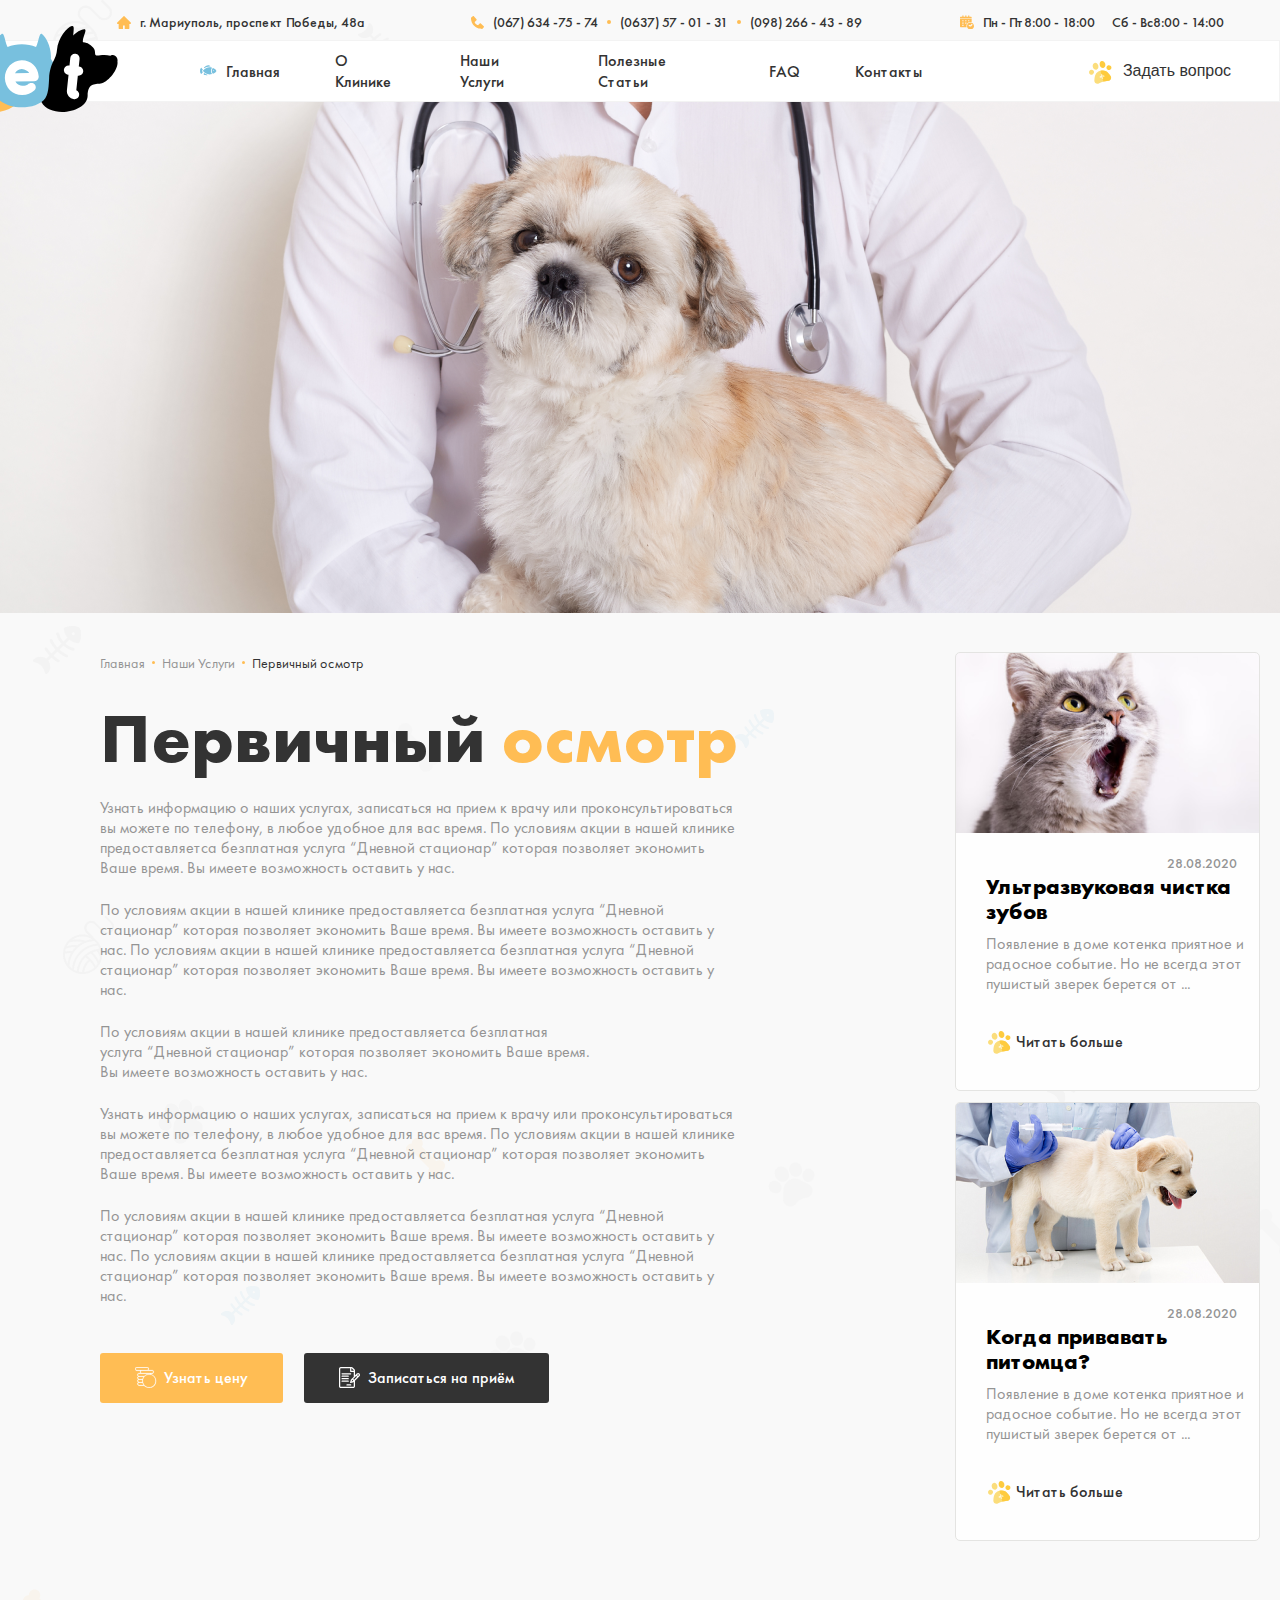
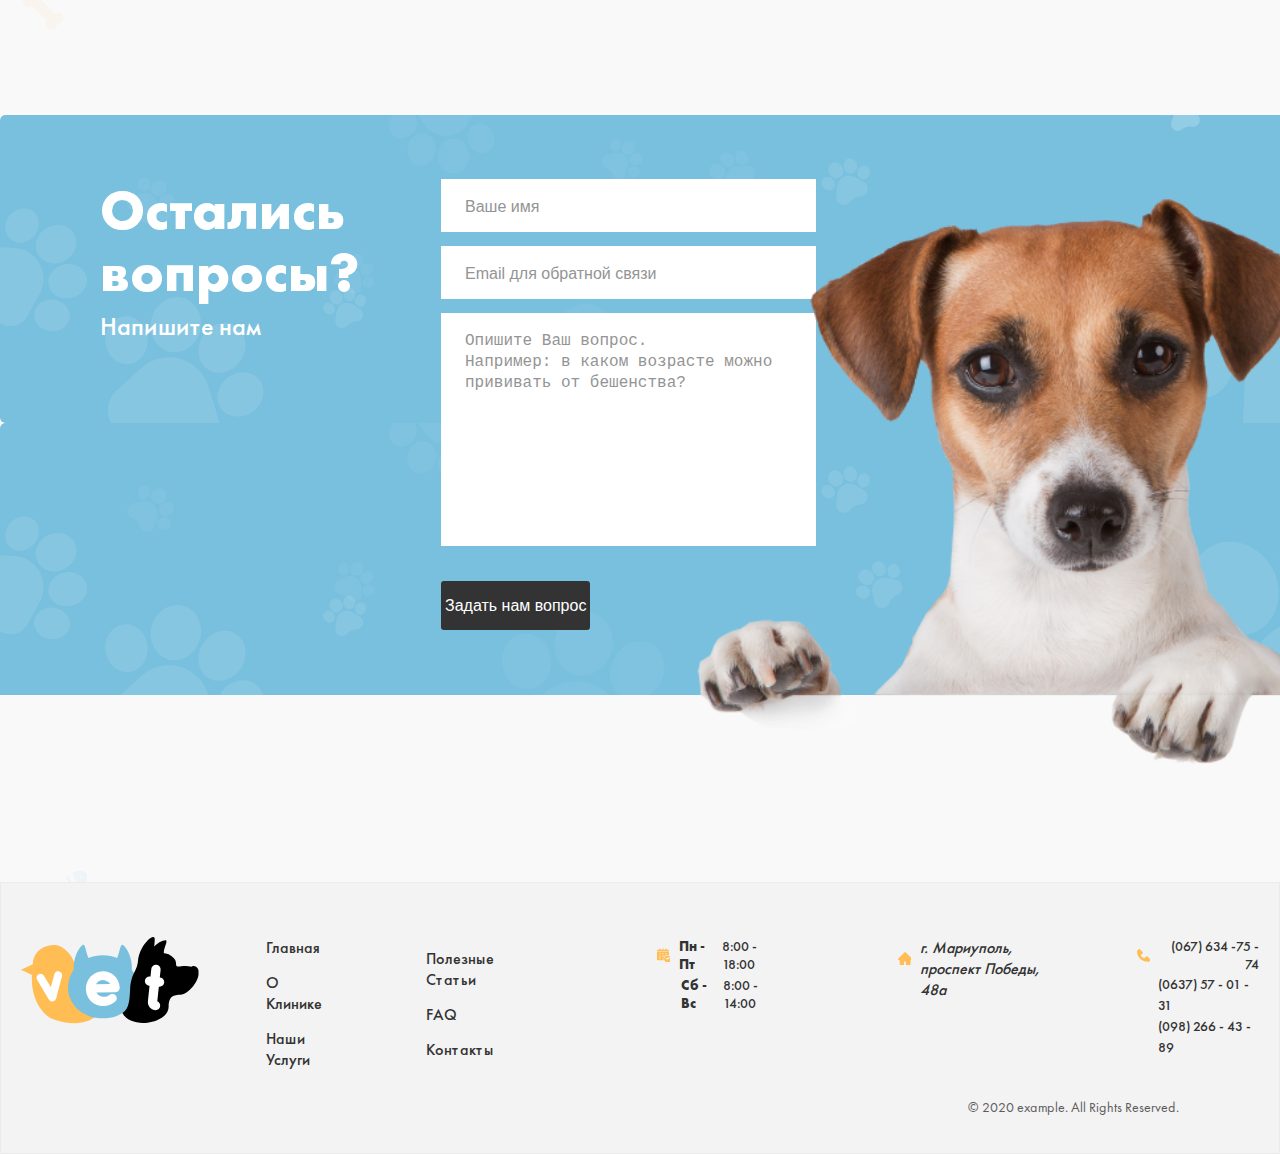
<file: services-open.html>
<!DOCTYPE html>
<html lang="en">
<head>
    <meta charset="UTF-8">
    <meta http-equiv="X-UA-Compatible" content="IE=edge">
    <meta name="viewport" content="width=device-width, initial-scale=1.0">
    <title>Clinic</title>
    <!-- <link rel="stylesheet" href="./css/normalize.css"> -->
    <link rel="stylesheet" href="./css/main.css">
    <!-- <link rel="stylesheet" href="./css/main.min.css"> -->
</head>
<body>
    <header class="site-header">
        <div class="container">
            <div class="start-box">
                <address class="start-box__adres">
                    <a class="start-box__link" href="https://www.google.com/maps/place/%D0%BF%D1%80%D0%BE%D1%81%D0%BF.+%D0%9F%D0%BE%D0%B1%D0%B5%D0%B4%D1%8B,+48%D0%B0,+%D0%9C%D0%B0%D1%80%D0%B8%D1%83%D0%BF%D0%BE%D0%BB%D1%8C,+%D0%94%D0%BE%D0%BD%D0%B5%D1%86%D0%BA%D0%B0%D1%8F+%D0%BE%D0%B1%D0%BB%D0%B0%D1%81%D1%82%D1%8C,+%D0%A3%D0%BA%D1%80%D0%B0%D0%B8%D0%BD%D0%B0,+87500/@47.1075844,37.6424116,17z/data=!3m1!4b1!4m5!3m4!1s0x40e6e6701cd9c691:0xe9b99fd0268f089c!8m2!3d47.1075844!4d37.6424116" target="blank">г. Мариуполь, проспект Победы, 48а</a>
                </address>
                <ul class="start-box__list list-tel">
                    <li class="list-tel__item">
                        <a class="list-tel__link" href="tel:0676347574">(067) 634 -75 - 74</a>
                    </li>
                    <li class="list-tel__item">
                        <a class="list-tel__link" href="tel:0637570131">(0637) 57 - 01 - 31</a>
                    </li>
                    <li class="list-tel__item">
                        <a class="list-tel__link" href="tel:0982664389">(098) 266 - 43 - 89</a>
                    </li>
                </ul>
                <div class="start-box__span">
                    <p class="start-box__text"><span class="start-box__str">Пн - Пт</span>8:00 - 18:00</p>
                    <p class="start-box__text"><span class="start-box__str">Сб - Вс</span>8:00 - 14:00</p>
                </div>
            </div>
        </div>
        <div class="end-box">
            <a class="logo" href="./index.html"><img class="logo__img" width="178" height="86" src="./images/logo.svg" alt="Site logo"></a>
            
            <ul class="end-box__list">
                <li class="end-box__item">
                    <a class="end-box__link" href="./index.html">Главная</a>
                </li>
                <li class="end-box__item">
                    <a class="end-box__link" href="./about.html">О Клинике</a>
                </li>
                <li class="end-box__item">
                    <a class="end-box__link" href="./services.html">Наши Услуги</a>
                </li>
                <li class="end-box__item">
                    <a class="end-box__link" href="./blog.html">Полезные Статьи</a>
                </li>
                <li class="end-box__item">
                    <a class="end-box__link" href="./FAQ.html">FAQ</a>
                </li>
                <li class="end-box__item">
                    <a class="end-box__link" href="./contact.html">Контакты</a>
                </li>
            </ul>
            <div class="end-box__box-link">
                <button class="end-box__link2 js-open-btn" type="button">Задать вопрос</button>
            </div>
        </div>
    </header>
    <main class="site-main">
        <section class="open">
            <div class="container">
                <div class="open__box">
                    <div class="open__start">
                        <ul class="open__list">
                            <li class="open__item">
                                <a class="open__link" href="./index.html">Главная</a>
                            </li>
                            <li class="open__item">
                                <a class="open__link" href="./services.html">Наши Услуги</a>
                            </li>
                            <li class="open__item">
                                <a class="open__link open__link--active" href="./services-open.html">Первичный осмотр</a>
                            </li>
                        </ul>
                        <div class="open__info initial">
                            <h2 class="initial__title">Первичный <span class="initial__span">осмотр</span></h2>
                            <p class="initial__text">Узнать информацию о наших услугах, записаться на прием к врачу или проконсультироваться вы можете по телефону, в любое удобное для вас время. По условиям акции в нашей клинике предоставляетса безплатная услуга “Дневной стационар” которая позволяет экономить Ваше время. Вы имеете возможность оставить у нас.</p>
                            <p class="initial__text">По условиям акции в нашей клинике предоставляетса безплатная услуга “Дневной стационар” которая позволяет экономить Ваше время. Вы имеете возможность оставить у нас. По условиям акции в нашей клинике предоставляетса безплатная услуга “Дневной стационар” которая позволяет экономить Ваше время. Вы имеете возможность оставить у нас.</p>
                            <p class="initial__text">По условиям акции в нашей клинике предоставляетса безплатная услуга “Дневной стационар” которая позволяет экономить Ваше время. Вы имеете возможность оставить у нас.</p>
                            <p class="initial__text">Узнать информацию о наших услугах, записаться на прием к врачу или проконсультироваться вы можете по телефону, в любое удобное для вас время. По условиям акции в нашей клинике предоставляетса безплатная услуга “Дневной стационар” которая позволяет экономить Ваше время. Вы имеете возможность оставить у нас.</p>
                            <p class="initial__text">По условиям акции в нашей клинике предоставляетса безплатная услуга “Дневной стационар” которая позволяет экономить Ваше время. Вы имеете возможность оставить у нас. По условиям акции в нашей клинике предоставляетса безплатная услуга “Дневной стационар” которая позволяет экономить Ваше время. Вы имеете возможность оставить у нас.</p>
                            <div class="animal-info__link-box">
                                <a class="animal-info__link" href="#!">Узнать цену</a>
                                <a class="animal-info__link2" href="#!">Записаться на приём</a>
                            </div>
                        </div>
                    </div>
                    <ul class="open__list-end">
                        <li class="use-list__item open-item2">
                            <span class="use-list__data">28.08.2020</span>
                            <h3 class="use-list__title">Ультразвуковая чистка зубов</h3>
                            <p class="use-list__text">Появление в доме котенка приятное и радосное событие. Но не всегда этот пушистый зверек берется от ...</p>
                            <a class="use-list__link" href="#!">Читать больше</a>
                        </li>
                        <li class="use-list__item end-item2">
                            <div class="use-list__item__all-box">
                              <div class="use-list__flex">
                                <p class="use-list__text2">#собака</p>
                                <p class="use-list__text2">#дом</p>
                                <p class="use-list__text2">#уход</p>
                                <span class="use-list__data2">28.08.2020</span>
                              </div>
                              <h3 class="use-list__title2">Перед тем как завести собаку</h3>
                              <p class="use-list__text1-2">Появление в доме котенка приятное и радосное событие. Но не всегда этот пушистый зверек берется от заводчиков, Бивают и ситуации когда животное находят на улице и дают ему теплый дом. И первым вопросом, который возникаеу новых хозяев – как определить возраст котенка.</p>
                              <a class="use-list__link2" href="#!">Читать больше</a>
                            </div>
                          </li>
                        <li class="use-list__item">
                            <span class="use-list__data">28.08.2020</span>
                            <h3 class="use-list__title">Когда привавать питомца?</h3>
                            <p class="use-list__text">Появление в доме котенка приятное и радосное событие. Но не всегда этот пушистый зверек берется от ...</p>
                            <a class="use-list__link" href="#!">Читать больше</a>
                        </li>
                    </ul>
                </div>
            </div>
        </section>
        <aside class="open-aside aside">
            <div class="container">
                <div class="aside__box">
                    <div class="aside__info">
                        <h3 class="aside__title">Остались вопросы?</h3>
                        <p class="aside__text">Напишите нам</p>
                    </div>
                    <form class="net__form aside-form" action="https://echo.htmlacademy.ru/" method="post" autocomplete="off">
                        <input class="net__inp" type="text" name="user_name" placeholder="Ваше имя" aria-label="Enter your name" minlength="2" required="">
                        <input class="net__inp" type="email" name="user_email" placeholder="Email для обратной связи" aria-label="Enter your name" minlength="2" required="">
                        <textarea class="net-textare" cols="30" rows="10" placeholder="Опишите Ваш вопрос.                                     Например: в каком возрасте можно прививать от бешенства?" name="user_message" aria-label="Write your message" minlength="3"></textarea>
                        <button class="net-btn" type="submit">Задать нам вопрос</button>
                      </form>
                </div>
                <img class="aside__img" width="811" height="636" src="./images/course-dog.png" alt="dog">
            </div>
        </aside>
    </main>
    <footer class="site-footer">
        <div class="container">
            <div class="foot-box foot">
                <a class="foot-logo" href="./index.html"><img class="foot-logo__img" src="./images/logo.svg" alt="Site logo"></a>
                <ul class="foot__list">
                    <li class="foot__item">
                        <a class="foot__link" href="./index.html">Главная</a>
                        <a class="foot__link" href="./about.html">О Клинике</a>
                        <a class="foot__link" href="./services.html">Наши Услуги</a>
                    </li>
                    <li class="foot__item">
                        <a class="foot__link" href="./blog.html">Полезные Статьи</a>
                        <a class="foot__link" href="./FAQ.html">FAQ</a>
                        <a class="foot__link" href="./contact.html">Контакты</a>
                    </li>
                </ul>
                <div  class="foot__span">
                    <p class="foot__text"><strong class="foot__str">Пн - Пт</strong>8:00 - 18:00</p>
                    <p class="foot__text"><strong class="foot__str">Сб - Вс</strong>8:00 - 14:00</p>
                </div>
                <address class="foot__adres">
                    <a class="foot__adres-link" href="https://www.google.com/maps/place/%D0%BF%D1%80%D0%BE%D1%81%D0%BF.+%D0%9F%D0%BE%D0%B1%D0%B5%D0%B4%D1%8B,+48%D0%B0,+%D0%9C%D0%B0%D1%80%D0%B8%D1%83%D0%BF%D0%BE%D0%BB%D1%8C,+%D0%94%D0%BE%D0%BD%D0%B5%D1%86%D0%BA%D0%B0%D1%8F+%D0%BE%D0%B1%D0%BB%D0%B0%D1%81%D1%82%D1%8C,+%D0%A3%D0%BA%D1%80%D0%B0%D0%B8%D0%BD%D0%B0,+87500/@47.1075844,37.6424116,17z/data=!3m1!4b1!4m5!3m4!1s0x40e6e6701cd9c691:0xe9b99fd0268f089c!8m2!3d47.1075844!4d37.6424116">г. Мариуполь, <br> проспект Победы, 48а</a>
                </address>
                <ul class="foot-tel">
                    <li class="foot-tel__item">
                        <a class="foot-tel__link" href="tel:0676347574">(067) 634 -75 - 74</a>
                    </li>
                    <li class="foot-tel__item">
                        <a class="foot-tel__link" href="tel:0637570131">(0637) 57 - 01 - 31</a>
                    </li>
                    <li class="foot-tel__item">
                        <a class="foot-tel__link" href="tel:0982664389">(098) 266 - 43 - 89</a>
                    </li>
                </ul>
            </div>
            <p class="end-text">© 2020 example. All Rights Reserved.</p>
        </div>
    </footer>
    <div class="modal">
        <div class="modal__box">
            <button class="modal__btn1 js-close-btn"></button>
            <div class="modal__start">
                <p class="modal__text">Авторизация:</p>
                <a class="modal__link" href="#!">Войти через Google</a>
                <a class="modal__link1" href="#!">Войти через Facebook</a>
            </div>
            <div class="modal__form">
                <h2 class="modal__title">Задать вопрос</h2>
                <form class="net__form" action="https://echo.htmlacademy.ru/" method="post" autocomplete="off">
                    <input class="net__inp modal-inp" type="text" name="user_name" placeholder="Ваше имя" aria-label="Enter your name" minlength="2" required>
                    <textarea class="net-textare modal-inp" cols="30" rows="10" placeholder="Опишите Ваш вопрос.                                     Например: в каком возрасте можно прививать от бешенства?" name="user_message" aria-label="Write your message" minlength="3" ></textarea>
                    <button class="modal__btn" type="submit">Задать нам вопрос</button>
                </form>
            </div>
        </div>
    </div>
    <script src="./js/main.js"></script>
</body>
</html>
</file>
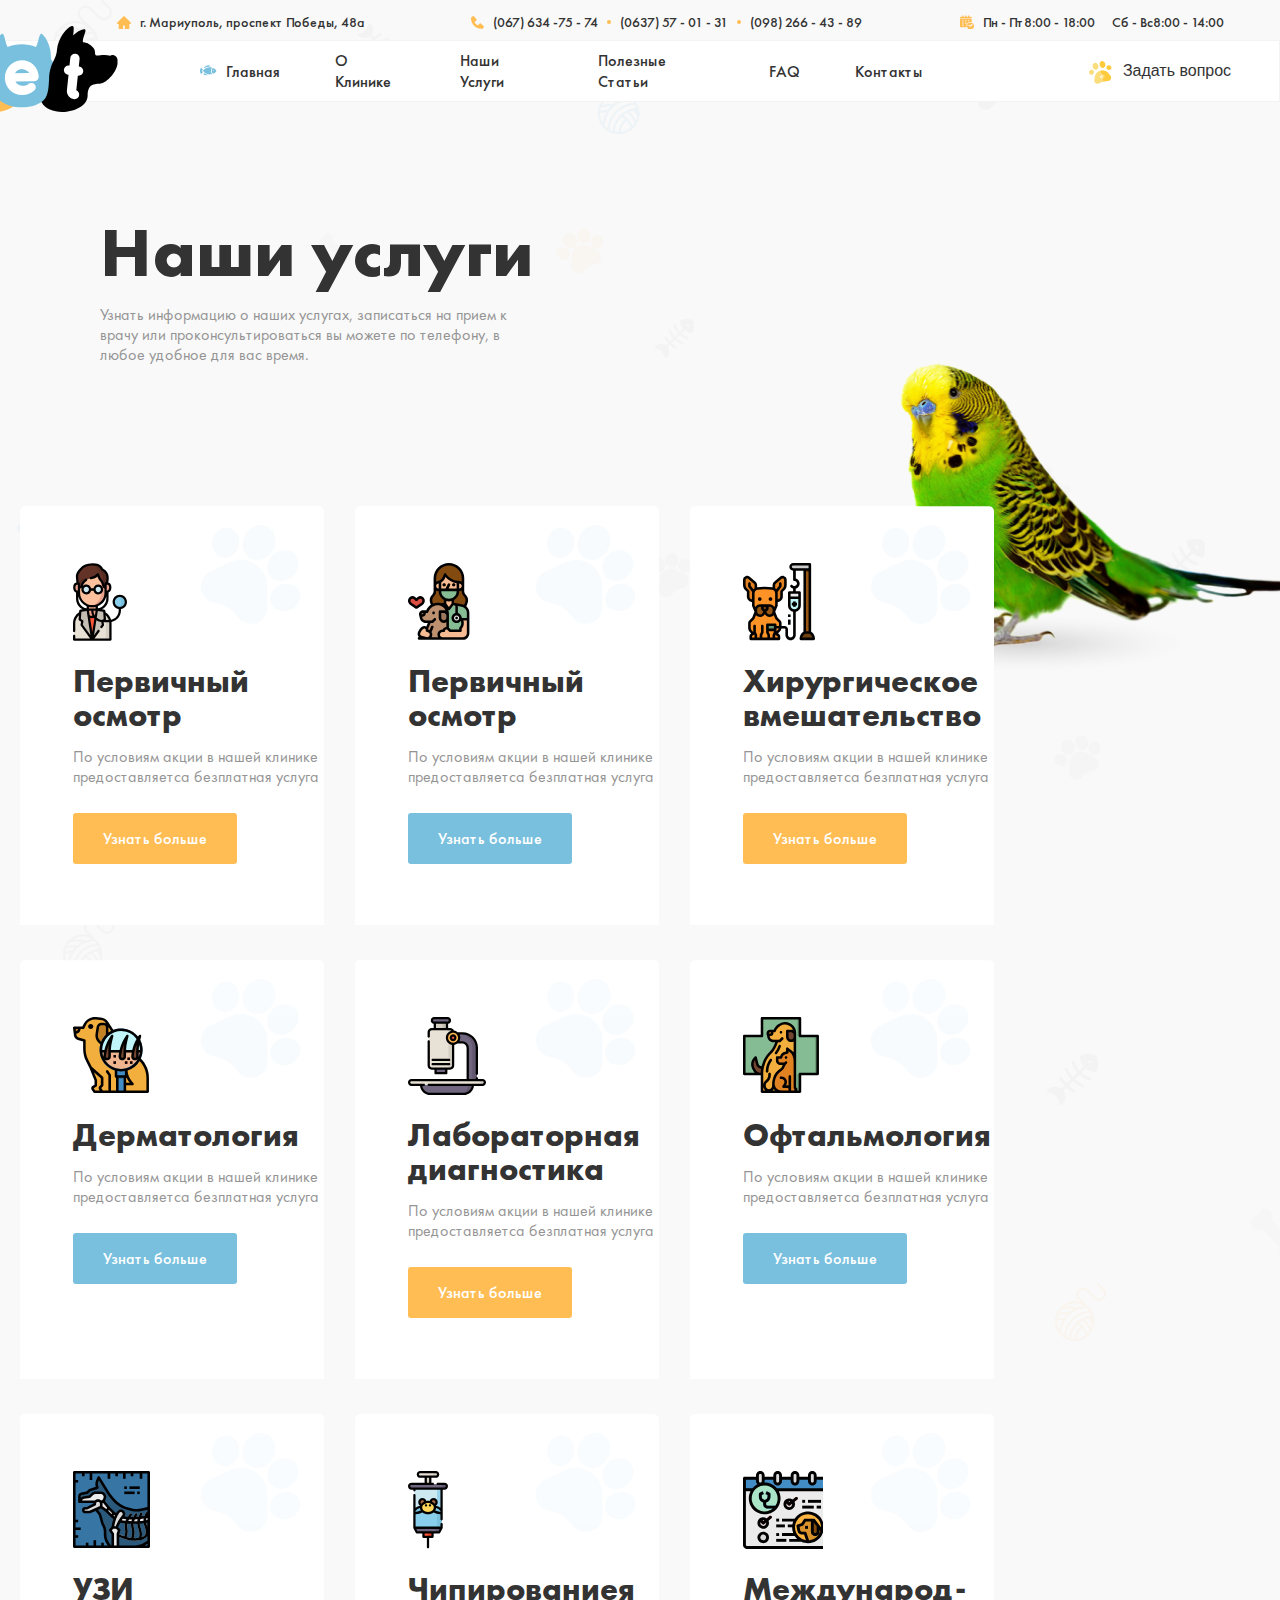
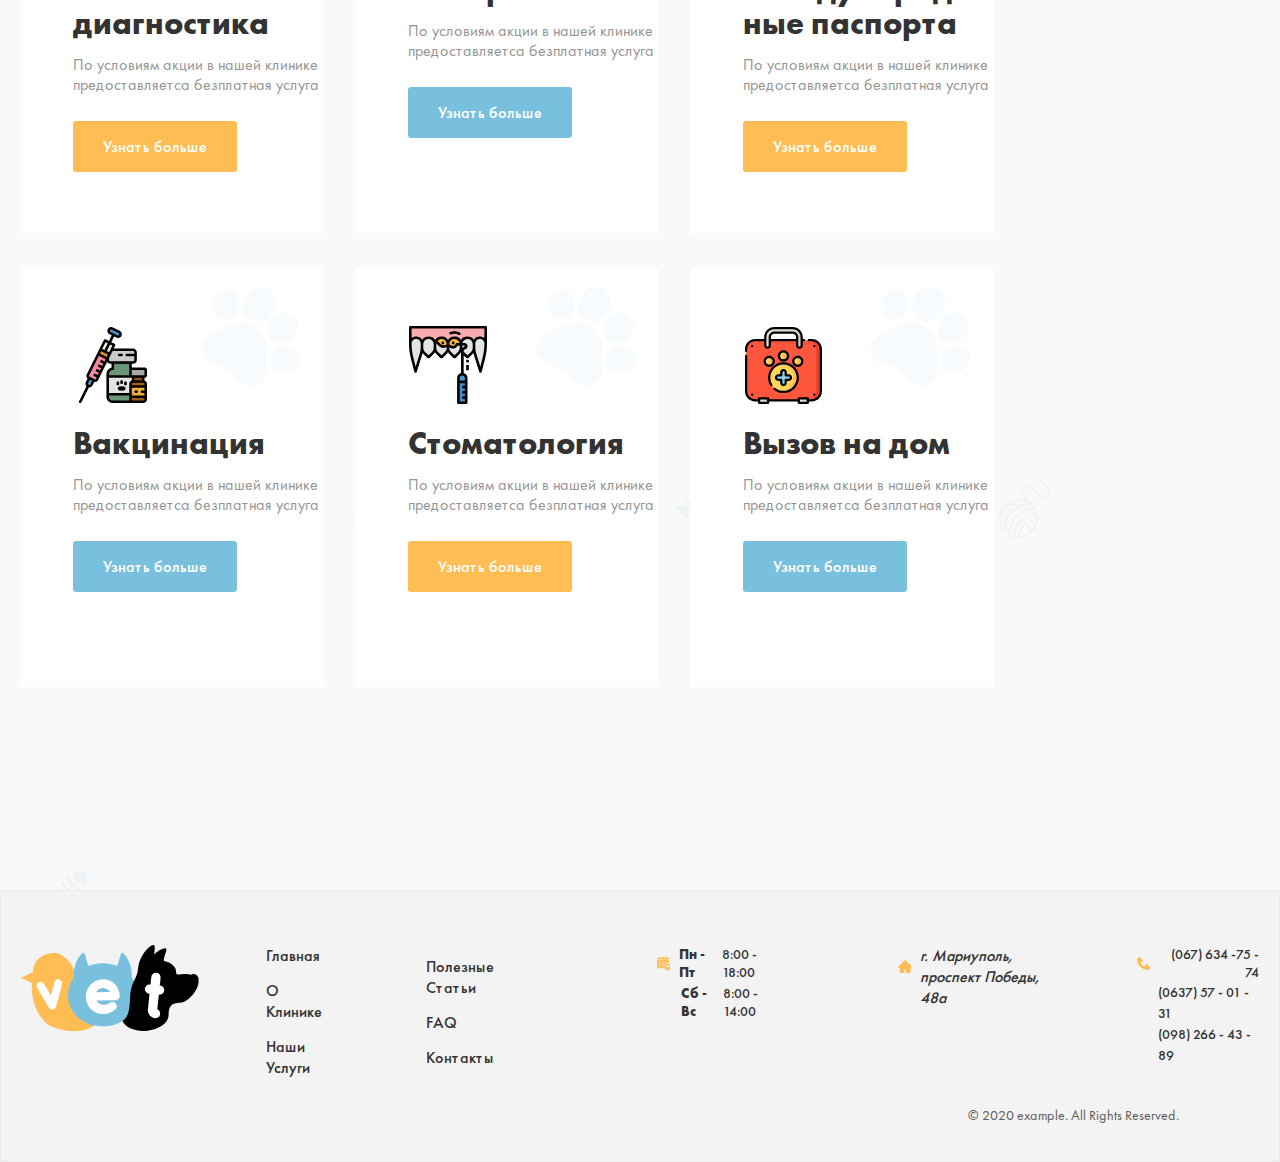
<file: services.html>
<!DOCTYPE html>
<html lang="en">
<head>
    <meta charset="UTF-8">
    <meta http-equiv="X-UA-Compatible" content="IE=edge">
    <meta name="viewport" content="width=device-width, initial-scale=1.0">
    <title>Clinic</title>
    <!-- <link rel="stylesheet" href="./css/normalize.css"> -->
    <link rel="stylesheet" href="./css/main.css">
    <!-- <link rel="stylesheet" href="./css/main.min.css"> -->
</head>
<body>
    <header class="site-header">
        <div class="container">
          <div class="start-box">
            <address class="start-box__adres">
              <a class="start-box__link" href="https://www.google.com/maps/place/%D0%BF%D1%80%D0%BE%D1%81%D0%BF.+%D0%9F%D0%BE%D0%B1%D0%B5%D0%B4%D1%8B,+48%D0%B0,+%D0%9C%D0%B0%D1%80%D0%B8%D1%83%D0%BF%D0%BE%D0%BB%D1%8C,+%D0%94%D0%BE%D0%BD%D0%B5%D1%86%D0%BA%D0%B0%D1%8F+%D0%BE%D0%B1%D0%BB%D0%B0%D1%81%D1%82%D1%8C,+%D0%A3%D0%BA%D1%80%D0%B0%D0%B8%D0%BD%D0%B0,+87500/@47.1075844,37.6424116,17z/data=!3m1!4b1!4m5!3m4!1s0x40e6e6701cd9c691:0xe9b99fd0268f089c!8m2!3d47.1075844!4d37.6424116" target="blank">г. Мариуполь, проспект Победы, 48а</a>
            </address>
            <ul class="start-box__list list-tel">
              <li class="list-tel__item">
                <a class="list-tel__link" href="tel:0676347574">(067) 634 -75 - 74</a>
              </li>
              <li class="list-tel__item">
                <a class="list-tel__link" href="tel:0637570131">(0637) 57 - 01 - 31</a>
              </li>
              <li class="list-tel__item">
                <a class="list-tel__link" href="tel:0982664389">(098) 266 - 43 - 89</a>
              </li>
            </ul>
            <div class="start-box__span">
              <p class="start-box__text"><span class="start-box__str">Пн - Пт</span>8:00 - 18:00</p>
              <p class="start-box__text"><span class="start-box__str">Сб - Вс</span>8:00 - 14:00</p>
            </div>
          </div>
        </div>
        <div class="end-box">
          <a class="logo" href="./index.html"><img class="logo__img" width="178" height="86" src="./images/logo.svg" alt="Site logo"></a>
          
          <ul class="end-box__list">
            <li class="end-box__item">
              <a class="end-box__link" href="./index.html">Главная</a>
            </li>
            <li class="end-box__item">
              <a class="end-box__link" href="./about.html">О Клинике</a>
            </li>
            <li class="end-box__item">
              <a class="end-box__link" href="./services.html">Наши Услуги</a>
            </li>
            <li class="end-box__item">
              <a class="end-box__link" href="./blog.html">Полезные Статьи</a>
            </li>
            <li class="end-box__item">
              <a class="end-box__link" href="./FAQ.html">FAQ</a>
            </li>
            <li class="end-box__item">
              <a class="end-box__link" href="./contact.html">Контакты</a>
            </li>
          </ul>
          <div class="end-box__box-link">
            <button class="end-box__link2 js-open-btn" type="button">Задать вопрос</button>
          </div>
        </div>
    </header>
    <main class="site-main">
        <section class="services1">
            <div class="container">
                <div class="services1__info">
                    <h2 class="services1__title">Наши услуги</h2>
                    <p class="services1__text">Узнать информацию о наших услугах, записаться на прием к врачу или проконсультироваться вы можете по телефону, в любое удобное для вас время.</p>
                </div>
                <ul class="services1__list clinic-list">
                    <li class="clinic-list__item">
                        <a class="clinic-list__link" href="./services-open.html">
                            <h3 class="clinic-list__title">Первичный <br> осмотр</h3>
                            <p class="clinic-list__text">По условиям акции в нашей клинике предоставляетса безплатная услуга</p>
                            <a class="clinic-list__link2-1" href="./services-open.html">Узнать больше</a>
                        </a>
                    </li>
                    <li class="clinic-list__item">
                        <a class="clinic-list__link" href="#!">
                            <h3 class="clinic-list__title">Первичный осмотр</h3>
                            <p class="clinic-list__text">По условиям акции в нашей клинике предоставляетса безплатная услуга</p>
                            <a class="clinic-list__link2-2" href="#!">Узнать больше</a>
                        </a>
                    </li>
                    <li class="clinic-list__item">
                        <a class="clinic-list__link" href="#!">
                            <h3 class="clinic-list__title">Хирургическое вмешательство</h3>
                            <p class="clinic-list__text">По условиям акции в нашей клинике предоставляетса безплатная услуга</p>
                            <a class="clinic-list__link2-1" href="#!">Узнать больше</a>
                        </a>
                    </li>
                    <li class="clinic-list__item">
                        <a class="clinic-list__link" href="#!">
                            <h3 class="clinic-list__title">Дерматология</h3>
                            <p class="clinic-list__text">По условиям акции в нашей клинике предоставляетса безплатная услуга</p>
                            <a class="clinic-list__link2-2" href="#!">Узнать больше</a>
                        </a>
                    </li>
                    <li class="clinic-list__item">
                        <a class="clinic-list__link" href="#!">
                            <h3 class="clinic-list__title">Лабораторная диагностика</h3>
                            <p class="clinic-list__text">По условиям акции в нашей клинике предоставляетса безплатная услуга</p>
                            <a class="clinic-list__link2-1" href="#!">Узнать больше</a>
                        </a>
                    </li>
                    <li class="clinic-list__item">
                        <a class="clinic-list__link" href="#!">
                            <h3 class="clinic-list__title">Офтальмология</h3>
                            <p class="clinic-list__text">По условиям акции в нашей клинике предоставляетса безплатная услуга</p>
                            <a class="clinic-list__link2-2" href="#!">Узнать больше</a>
                        </a>
                    </li>
                    <li class="clinic-list__item">
                        <a class="clinic-list__link" href="#!">
                            <h3 class="clinic-list__title">УЗИ
                                диагностика</h3>
                            <p class="clinic-list__text">По условиям акции в нашей клинике предоставляетса безплатная услуга</p>
                            <a class="clinic-list__link2-1" href="#!">Узнать больше</a>
                        </a>
                    </li>
                    <li class="clinic-list__item">
                        <a class="clinic-list__link" href="#!">
                            <h3 class="clinic-list__title">Чипированиея</h3>
                            <p class="clinic-list__text">По условиям акции в нашей клинике предоставляетса безплатная услуга</p>
                            <a class="clinic-list__link2-2" href="#!">Узнать больше</a>
                        </a>
                    </li>
                    <li class="clinic-list__item">
                        <a class="clinic-list__link" href="#!">
                            <h3 class="clinic-list__title">Международ-
                                ные паспорта</h3>
                            <p class="clinic-list__text">По условиям акции в нашей клинике предоставляетса безплатная услуга</p>
                            <a class="clinic-list__link2-1" href="#!">Узнать больше</a>
                        </a>
                    </li>
                    <li class="clinic-list__item">
                        <a class="clinic-list__link" href="#!">
                            <h3 class="clinic-list__title">Вакцинация</h3>
                            <p class="clinic-list__text">По условиям акции в нашей клинике предоставляетса безплатная услуга</p>
                            <a class="clinic-list__link2-2" href="#!">Узнать больше</a>
                        </a>
                    </li>
                    <li class="clinic-list__item">
                        <a class="clinic-list__link" href="#!">
                            <h3 class="clinic-list__title">Стоматология</h3>
                            <p class="clinic-list__text">По условиям акции в нашей клинике предоставляетса безплатная услуга</p>
                            <a class="clinic-list__link2-1" href="#!">Узнать больше</a>
                        </a>
                    </li>
                    <li class="clinic-list__item">
                        <a class="clinic-list__link" href="#!">
                            <h3 class="clinic-list__title">Вызов на дом</h3>
                            <p class="clinic-list__text">По условиям акции в нашей клинике предоставляетса безплатная услуга</p>
                            <a class="clinic-list__link2-2" href="#!">Узнать больше</a>
                        </a>
                    </li>
                </ul>
            </div>
        </section>
    </main>
    <footer class="site-footer">
        <div class="container">
          <div class="foot-box foot">
            <a class="foot-logo" href="./index.html"><img class="foot-logo__img" src="./images/logo.svg" alt="Site logo"></a>
            <ul class="foot__list">
              <li class="foot__item">
                <a class="foot__link" href="./index.html">Главная</a>
                <a class="foot__link" href="./about.html">О Клинике</a>
                <a class="foot__link" href="./services.html">Наши Услуги</a>
              </li>
              <li class="foot__item">
                <a class="foot__link" href="./blog.html">Полезные Статьи</a>
                <a class="foot__link" href="./FAQ.html">FAQ</a>
                <a class="foot__link" href="./contact.html">Контакты</a>
              </li>
            </ul>
            <div  class="foot__span">
              <p class="foot__text"><strong class="foot__str">Пн - Пт</strong>8:00 - 18:00</p>
              <p class="foot__text"><strong class="foot__str">Сб - Вс</strong>8:00 - 14:00</p>
            </div>
            <address class="foot__adres">
              <a class="foot__adres-link" href="https://www.google.com/maps/place/%D0%BF%D1%80%D0%BE%D1%81%D0%BF.+%D0%9F%D0%BE%D0%B1%D0%B5%D0%B4%D1%8B,+48%D0%B0,+%D0%9C%D0%B0%D1%80%D0%B8%D1%83%D0%BF%D0%BE%D0%BB%D1%8C,+%D0%94%D0%BE%D0%BD%D0%B5%D1%86%D0%BA%D0%B0%D1%8F+%D0%BE%D0%B1%D0%BB%D0%B0%D1%81%D1%82%D1%8C,+%D0%A3%D0%BA%D1%80%D0%B0%D0%B8%D0%BD%D0%B0,+87500/@47.1075844,37.6424116,17z/data=!3m1!4b1!4m5!3m4!1s0x40e6e6701cd9c691:0xe9b99fd0268f089c!8m2!3d47.1075844!4d37.6424116">г. Мариуполь, <br> проспект Победы, 48а</a>
            </address>
            <ul class="foot-tel">
              <li class="foot-tel__item">
                <a class="foot-tel__link" href="tel:0676347574">(067) 634 -75 - 74</a>
              </li>
              <li class="foot-tel__item">
                <a class="foot-tel__link" href="tel:0637570131">(0637) 57 - 01 - 31</a>
              </li>
              <li class="foot-tel__item">
                <a class="foot-tel__link" href="tel:0982664389">(098) 266 - 43 - 89</a>
              </li>
            </ul>
          </div>
          <p class="end-text">© 2020 example. All Rights Reserved.</p>
        </div>
      </footer>
      <div class="modal">
        <div class="modal__box">
          <button class="modal__btn1 js-close-btn"></button>
          <div class="modal__start">
            <p class="modal__text">Авторизация:</p>
            <a class="modal__link" href="#!">Войти через Google</a>
            <a class="modal__link1" href="#!">Войти через Facebook</a>
          </div>
          <div class="modal__form">
            <h2 class="modal__title">Задать вопрос</h2>
            <form class="net__form" action="https://echo.htmlacademy.ru/" method="post" autocomplete="off">
              <input class="net__inp modal-inp" type="text" name="user_name" placeholder="Ваше имя" aria-label="Enter your name" minlength="2" required>
              <textarea class="net-textare modal-inp" cols="30" rows="10" placeholder="Опишите Ваш вопрос.                                     Например: в каком возрасте можно прививать от бешенства?" name="user_message" aria-label="Write your message" minlength="3" ></textarea>
              <button class="modal__btn" type="submit">Задать нам вопрос</button>
            </form>
          </div>
        </div>
      </div>
    <script src="./js/main.js"></script>
</body>
</html>
</file>
<file: css/main.css>
/*
* Prefixed by https://autoprefixer.github.io
* PostCSS: v8.4.14,
* Autoprefixer: v10.4.7
* Browsers: last 4 version
*/

/* VARIABLES */

:root{
  /* --main-text-color : #fff; */
  /* --main-bg-color : #fff; */
  /* --main-font-size : 16px; */
  /* --main-font-weight : 400; */
  /* --main-line-height : 1.5; */
}

@font-face {
  font-family: "FuturaPT";
  font-weight: 300;
  font-display: swap;
  src: url("../fonts/FuturaPT-Light.woff2") format("woff2"), 
  url("../fonts/FuturaPT-Light.woff") format("woff"); 
}

@font-face {
  font-family: "FuturaPT";
  font-weight: 400;
  font-display: swap;
  src: url("../fonts/FuturaPT-Book.woff2") format("woff2"),
  url("../fonts/FuturaPT-Book.woff") format("woff"); 
}

@font-face {
  font-family: "FuturaPT";
  font-weight: 500;
  font-display: swap;
  src: url("../fonts/FuturaPT-Medium.woff2") format("woff2"),
  url("../fonts/FuturaPT-Medium.woff") format("woff"); 
}

@font-face {
  font-family: "FuturaPT";
  font-weight: 700;
  font-display: swap;
  src: url("../fonts/FuturaPT-Bold.woff2") format("woff2"), 
  url("../fonts/FuturaPT-Bold.woff") format("woff"); 
}

/* GENERAL */

*,
*::before,
*::after{
  -webkit-box-sizing: inherit;
  box-sizing: inherit;
}


html{
  height: 100%;
  -webkit-box-sizing: border-box;
  box-sizing: border-box;
}

img{
  display: block;
  height: auto;
}

body{
  display: -webkit-box;
  display: -ms-flexbox;
  display: flex;
  -webkit-box-orient: vertical;
  -webkit-box-direction: normal;
  -ms-flex-direction: column;
  flex-direction: column;
  height: 100%;
  margin: 0;
  padding: 0;
  background-image: url("../images/bg.png");
  background-position: left center -90px;
  background-color: #F9F9F9;
  font-family: "FuturaPT", "Arial", sans-serif;
  overflow-x: hidden;
}

/* VISUALLY-HIDDEN */

.visually-hidden {
  position: absolute;
  width: 1px;
  height: 1px;
  margin: -1px;
  padding: 0;
  border: 0;
  white-space: nowrap;
  -webkit-clip-path: inset(100%);
  clip-path: inset(100%);
  clip: rect(0 0 0 0);
  overflow: hidden;
}

/* CONTAINER */

.container{
  max-width: 1350px;
  margin-right: auto;
  margin-left: auto;
  padding-right: 20px;
  padding-left: 20px;
}

/* STICKY-FOOTER */

.site-main{
  -webkit-box-flex: 1;
  -ms-flex-positive: 1;
  flex-grow: 1;
}

.site-header {
  padding-top: 13px;
}

.start-box {
  display: -webkit-box;
  display: -ms-flexbox;
  display: flex;
  -webkit-box-pack: center;
  -ms-flex-pack: center;
  justify-content: center;
  -webkit-box-align: center;
  -ms-flex-align: center;
  align-items: center;
  padding-bottom: 9px;
}

.start-box__adres {
  display: -webkit-box;
  display: -ms-flexbox;
  display: flex;
  -webkit-box-align: center;
  -ms-flex-align: center;
  align-items: center;
  font-style: normal;
  margin-left: 60px;
}

.start-box__link {
  font-weight: 500;
  font-size: 14px;
  line-height: 18px;
  display: -webkit-box;
  display: -ms-flexbox;
  display: flex;
  -webkit-box-align: center;
  -ms-flex-align: center;
  align-items: center;
  color: #333333;
  text-decoration: none;
  margin-right: 106px;
}

.start-box__adres::before {
  content: "";
  display: block;
  width: 14px;
  height: 13px;
  background-image: url("../images/house.svg");
  background-repeat: no-repeat;
  margin-right: 9px;
}

.list-tel {
  margin: 0;
  padding: 0;
  display: -webkit-box;
  display: -ms-flexbox;
  display: flex;
  -webkit-box-align: center;
  -ms-flex-align: center;
  align-items: center;
  list-style: none;
  margin-right: 98px;
}

.list-tel::before {
  content: "";
  display: block;
  width: 13px;
  height: 13px;
  background-image: url("../images/phone.svg");
  background-repeat: no-repeat;
  margin-right: 9px;
}

.list-tel__item {
  display: -webkit-box;
  display: -ms-flexbox;
  display: flex;
  -webkit-box-align: center;
  -ms-flex-align: center;
  align-items: center;
  
}

.list-tel__item:nth-child(2)::before {
  content: "";
  display: block;
  width: 4px;
  height: 4px;
  border-radius: 50%;
  background-color: #FFBD54;
  margin: 0 9px;
}

.list-tel__item:nth-child(2)::after {
  content: "";
  display: block;
  width: 4px;
  height: 4px;
  border-radius: 50%;
  background-color: #FFBD54;
  margin: 0 9px;
  -webkit-transition: .4s;
  -o-transition: .4s;
  transition: .4s;
}

.list-tel__link {
  font-weight: 500;
  font-size: 14px;
  line-height: 18px;
  color: #333333;
  text-decoration: none;
  -webkit-transition: .4s;
  -o-transition: .4s;
  transition: .4s;
}

.list-tel__link:hover {
  color: #FFBD54;
}

.list-tel__link:active {
  color: #333;
  opacity: 0.6;
}

.start-box__span {
  display: -webkit-box;
  display: -ms-flexbox;
  display: flex;
  -webkit-box-align: center;
  -ms-flex-align: center;
  align-items: center;
}

.start-box__span::before {
  content: "";
  display: block;
  width: 14px;
  height: 14px;
  background-image: url("../images/schedule.svg");
  background-repeat: no-repeat;
  margin-right: 9px;
}

.start-box__text {
  font-style: normal;
  font-weight: 500;
  font-size: 14px;
  line-height: 18px;
  color: #333333;
  margin: 0;
}

.start-box__text:first-child {
  margin-right: 17px;
}

.end-box {
  position: relative;
  display: -webkit-box;
  display: -ms-flexbox;
  display: flex;
  -webkit-box-pack: center;
  -ms-flex-pack: center;
  justify-content: center;
  -webkit-box-align: center;
  -ms-flex-align: center;
  align-items: center;
  background: #FFFFFF;
  border: 1px solid #F3F3F3;
}

.logo {
  -webkit-transition: .4s;
  -o-transition: .4s;
  transition: .4s;
}

.logo__img {
  position: absolute;
  top: calc(50% - 45px);
  left: calc(50% - 700px);
}

.logo:hover {
  opacity: 0.8;
}

.logo:active {
  opacity: 0.6;
}

.end-box__list {
  width: 725px;
  display: -webkit-box;
  display: -ms-flexbox;
  display: flex;
  -webkit-box-pack: center;
  -ms-flex-pack: center;
  justify-content: center;
  -webkit-box-align: center;
  -ms-flex-align: center;
  align-items: center;
  margin: 0;
  margin-left: 155px;
  margin-right: 164px;
  padding: 0;
  list-style: none;
}

.end-box__list::before {
  content: "";
  display: block;
  width: 20px;
  height: 20px;
  background-image: url("../images/active.svg");
  background-size: 20px 20px;
  background-position: center;
  background-repeat: no-repeat;
  margin-right: 9px;
}

.end-box__item {
  margin-right: 55px;
}

.end-box__item:nth-child(6) {
  margin-right: 0;
}

.end-box__link {
  font-weight: 500;
  font-size: 16px;
  line-height: 21px;
  color: #333333;
  text-decoration: none;
  border-bottom: 4px solid transparent;
  padding-bottom: 15px;
  -webkit-transition: .4s;
  -o-transition: .4s;
  transition: .4s;
}

.end-box__link:hover {
  border-bottom: 4px solid #F4FFAD;
}

.end-box__link:active {
  opacity: 0.6;
}

.end-box__box-link {
  display: -webkit-box;
  display: -ms-flexbox;
  display: flex;
  -webkit-box-align: center;
  -ms-flex-align: center;
  align-items: center;
}

.end-box__box-link::before {
  content: "";
  display: block;
  width: 25px;
  height: 25px;
  background-image: url("../images/pet.svg");
  background-repeat: no-repeat;
  margin-right: 5px;
}

.end-box__link2 {
  font-weight: 500;
  font-size: 16px;
  line-height: 21px;
  color: #333333;
  border: none;
  background-color: transparent;
  text-decoration: none;
  -webkit-transition: .4s;
  -o-transition: .4s;
  transition: .4s;
  border-bottom: 4px solid transparent;
  margin-top: 18px;
  padding-bottom: 16px;
  cursor: pointer;
}

.end-box__link2:hover {
  border-bottom: 4px solid #F4FFAD;
}

.end-box__link2:active {
  opacity: 0.6;
}

.hero {
  background-image: url("../images/animals.png"), url("../images/parrot.png");
  background-position: calc(50% - 510px) calc(50% - 80px), calc(50% + 650px) calc(50% + 200px);
  background-repeat: no-repeat;
  padding-top: 153px;
  padding-bottom: 354px;
}

.hero__info {
  position: relative;
  width: 610px;
  margin-left: auto;
  margin-right: 110px;
}

.hero__title {
  font-weight: 700;
  font-size: 70px;
  line-height: 64px;
  color: #333333;
  margin: 0;
  margin-bottom: 29px;
}

.hero__span {
  color: #78C0DE;
}

.hero__text {
  width: 495px;
  font-weight: 400;
  font-size: 16px;
  line-height: 21px;
  color: #949494;
  margin: 0;
  margin-bottom: 38px;
}

.hero__link {
  display: inline-block;
  font-weight: 500;
  font-size: 16px;
  line-height: 21px;
  color: #FFFFFF;
  padding: 15px 47px;
  background-color: #333;
  text-decoration: none;
  -webkit-transition: .3s;
  -o-transition: .3s;
  transition: .3s;
}

.hero__link:hover {
  background: #FFBD54;
  border-radius: 3px;
}

.hero__link:active {
  opacity: 0.6;
}

.our {
  padding-bottom: 191px;
  background-image: url("../images/Group\ 60.svg");
  background-position: top -15px center;
  background-size: 1134px 173px;
  background-repeat: no-repeat;
}

.our__box {
  width: 753px;
  margin: 0 auto;
}

.our__block {
  font-weight: 400;
  font-size: 20px;
  line-height: 26px;
  text-align: center;
  color: #949494;
  margin: 0;
  margin-top: 35px;
  margin-bottom: 35px;
}

.our__block::before {
  content: "";
  display: block;
  width: 140px;
  height: 1px;
  margin: 0 auto;
  margin-bottom: 35px;
  background-color: #DBDBDB;
}

.our__block::after {
  content: "";
  display: block;
  width: 140px;
  height: 1px;
  margin: 0 auto;
  margin-top: 35px;
  background-color: #DBDBDB;
}

.our__title {
  font-weight: 500;
  font-size: 20px;
  line-height: 26px;
  text-align: center;
  color: #333333;
  margin: 0;
}

.services {
  position: relative;
  padding-bottom: 127px;
}

.services__title {
  font-weight: 700;
  font-size: 48px;
  line-height: 54px;
  color: #333333;
  text-align: center;
  margin: 0;
  margin-bottom: 80px;
}

.our-list{ 
  width: 1223px;
  margin: 0 auto;
  padding: 0;
  display: -webkit-box;
  display: -ms-flexbox;
  display: flex;
  -webkit-box-align: center;
  -ms-flex-align: center;
  align-items: center;
  overflow: hidden;
}

.our-list__item {
  display: block;
  width: 193px;
  height: 215px;
  background: #FFFFFF;
  border: 1px solid #F3F3F3;
  border-radius: 5px;
  padding: 0 53px;
  padding-top: 30px;
  padding-bottom: 28px;
  list-style: none;
  margin-left: 13px;
  margin-bottom: 14px;
}

.our-list__item:hover {
  opacity: 0.8;
}

.our-list__item:active {
  opacity: 0.6;
}

.our-list__item:first-child {
  height: 230px;
  background: #FFFFFF;
  border-radius: 5px 5px 0px 0px;
  border-bottom: none;
  margin-left: 0;
  margin-bottom: 0;
}

.our-list__link {
  text-decoration: none;
}

.our-list__item:nth-child(1)::before {
  content: "";
  display: block;
  width: 80px;
  height: 80px;
  margin: 0 auto;
  background-image: url("../images/doctor\ 1.svg");
  background-position: center;
  background-repeat: no-repeat;
}

.our-list__item:nth-child(2)::before {
  content: "";
  display: block;
  width: 80px;
  height: 80px;
  margin: 0 auto;
  background-image: url("../images/girl.svg");
  background-position: center;
  background-repeat: no-repeat;
}

.our-list__item:nth-child(3)::before {
  content: "";
  display: block;
  width: 80px;
  height: 80px;
  margin: 0 auto;
  background-image: url("../images/dog1.svg");
  background-position: center;
  background-repeat: no-repeat;
}

.our-list__item:nth-child(4)::before {
  content: "";
  display: block;
  width: 80px;
  height: 80px;
  margin: 0 auto;
  background-image: url("../images/dog2.svg");
  background-position: center;
  background-repeat: no-repeat;
}

.our-list__item:nth-child(5)::before {
  content: "";
  display: block;
  width: 80px;
  height: 80px;
  margin: 0 auto;
  background-image: url("../images/veterinary-3\ 1.svg");
  background-position: center;
  background-repeat: no-repeat;
}

.our-list__item:nth-child(6)::before {
  content: "";
  display: block;
  width: 80px;
  height: 80px;
  margin: 0 auto;
  background-image: url("../images/dog3.svg");
  background-position: center;
  background-repeat: no-repeat;
}

.our-list__item:nth-child(7)::before {
  content: "";
  display: block;
  width: 80px;
  height: 80px;
  margin: 0 auto;
  background-image: url("../images/uzi.svg");
  background-position: center;
  background-repeat: no-repeat;
}

.our-list__item:nth-child(8)::before {
  content: "";
  display: block;
  width: 80px;
  height: 80px;
  margin: 0 auto;
  background-image: url("../images/cipi.svg");
  background-position: center;
  background-repeat: no-repeat;
}

.our-list__item:nth-child(9)::before {
  content: "";
  display: block;
  width: 80px;
  height: 80px;
  margin: 0 auto;
  background-image: url("../images/pasport.svg");
  background-position: center;
  background-repeat: no-repeat;
}

.our-list__item:nth-child(10)::before {
  content: "";
  display: block;
  width: 80px;
  height: 80px;
  margin: 0 auto;
  background-image: url("../images/vaksina.svg");
  background-position: center;
  background-repeat: no-repeat;
}

.our-list__item:nth-child(11)::before {
  content: "";
  display: block;
  width: 80px;
  height: 80px;
  margin: 0 auto;
  background-image: url("../images/teeth.svg");
  background-position: center;
  background-repeat: no-repeat;
}

.our-list__item:nth-child(12)::before {
  content: "";
  display: block;
  width: 80px;
  height: 80px;
  margin: 0 auto;
  background-image: url("../images/tel-home.svg");
  background-position: center;
  background-repeat: no-repeat;
}

.left-btn {
  position: absolute;
  top: calc(50% - 250px);
  left: calc(50% - 660px);
  width: 16px;
  height: 36px;
  background-image: url("../images/left-btn.svg");
  background-position: center;
  background-repeat: no-repeat;
  border: none;
  background-color: transparent;
  cursor: pointer;
  padding: 12px 18px;
  -webkit-transition: .4s;
  -o-transition: .4s;
  transition: .4s;
}

.left-btn:hover {
  background-color: #fff;
}

.left-btn:active {
  background-color: #fff;
  opacity: 0.6;
}

.right-btn {
  position: absolute;
  top: calc(50% - 250px);
  right: calc(50% - 660px);
  width: 14px;
  height: 36px;
  background-image: url("../images/right-btn.svg");
  background-position: center;
  background-repeat: no-repeat;
  border: none;
  background-color: transparent;
  cursor: pointer;
  padding: 12px 18px;
  -webkit-transition: .4s;
  -o-transition: .4s;
  transition: .4s;
}

.right-btn:hover:hover {
  background-color: #fff;
}

.right-btn:hover:active {
  background-color: #fff;
  opacity: 0.6;
}


.our-list__title {
  font-weight: 500;
  font-size: 18px;
  line-height: 22px;
  text-align: center;
  color: #333333;
}

.services__box-all {
  width: 1223px;
  margin: 0 auto;
  padding: 41px 0;
  padding-left: 30px;
  display: -webkit-box;
  display: -ms-flexbox;
  display: flex;
  -webkit-box-align: center;
  -ms-flex-align: center;
  align-items: center;
  background: #FFFFFF;
  border-radius: 0px 5px 5px 5px;
}

.services__img {
  background: #C4C4C4;
  border-radius: 5px;
}

.animal-info {
  width: 492px;
  margin-left: 50px;  
}

.animal-info__title {
  font-weight: 500;
  font-size: 36px;
  line-height: 20px;
  color: #333333;
  margin-bottom: 18px;
}

.animal-info__text {
  display: inline-block;
  font-weight: 400;
  font-size: 16px;
  line-height: 20px;
  color: #949494;
  margin: 0;
  margin-bottom: 9px;
}

.animal-info__link-box {
  display: -webkit-box;
  display: -ms-flexbox;
  display: flex;
  -webkit-box-align: center;
  -ms-flex-align: center;
  align-items: center;
  margin-top: 25px;
}

.animal-info__link {
  display: -webkit-box;
  display: -ms-flexbox;
  display: flex;
  font-weight: 500;
  font-size: 16px;
  line-height: 21px;
  color: #FFFFFF;
  margin-right: 21px;
  padding: 14px 35px;
  background: #FFBD54;
  border-radius: 3px;
  text-decoration: none;
  -webkit-transition: .3s;
  -o-transition: .3s;
  transition: .3s;
}

.animal-info__link:hover {
  background: #333333;
  border-radius: 3px;
}

.animal-info__link:active {
  background: #333333;
  opacity: 0.6;
}

.animal-info__link::before {
  content: "";
  display: block;
  width: 22px;
  height: 22px;
  background-image: url("../images/money.svg");
  background-repeat: no-repeat;
  margin-right: 7px;
}

.animal-info__link2 {
  display: -webkit-box;
  display: -ms-flexbox;
  display: flex;
  font-weight: 500;
  font-size: 16px;
  line-height: 21px;
  color: #FFFFFF;
  margin-right: 21px;
  padding: 14px 35px;
  background: #333333;
  border-radius: 3px;
  text-decoration: none;
  -webkit-transition: .3s;
  -o-transition: .3s;
  transition: .3s;
}

.animal-info__link2::before {
  content: "";
  display: block;
  width: 22px;
  height: 22px;
  background-image: url("../images/document\ 1.svg");
  background-repeat: no-repeat;
  margin-right: 7px;
}

.animal-info__link2:hover {
  background: #FFBD54;
}

.animal-info__link2:active {
  background: #FFBD54;
  opacity: 0.6;
}

.course {
  position: relative;
  background-image: url("../images/course-bg.svg");
  padding: 90px 0;
  padding-left: 287px;
}

.course__title {
  font-weight: 700;
  font-size: 48px;
  line-height: 20px;
  color: #FFFFFF;
  margin: 0;
  margin-bottom: 32px;
}

.course__inp {
  width: 335px;
  background: #FFFFFF;
  border-radius: 5px;
  margin-right: 21px;
  border: 2px solid transparent;
  padding: 16px 22px 12px 22px;
  outline: none;
  font-weight: 400;
  font-size: 16px;
  line-height: 20px;
  color: #333333;
}

.course__inp::-webkit-input-placeholder {
  font-weight: 400;
  font-size: 16px;
  line-height: 20px;
  color: #949494;
}

.course__inp::-moz-placeholder {
  font-weight: 400;
  font-size: 16px;
  line-height: 20px;
  color: #949494;
}

.course__inp:-ms-input-placeholder {
  font-weight: 400;
  font-size: 16px;
  line-height: 20px;
  color: #949494;
}

.course__inp::-ms-input-placeholder {
  font-weight: 400;
  font-size: 16px;
  line-height: 20px;
  color: #949494;
}

.course__inp::placeholder {
  font-weight: 400;
  font-size: 16px;
  line-height: 20px;
  color: #949494;
}

.course__inp:focus {
  border: 2px solid #FFBD54;
}

.course__inp:not(:-moz-placeholder-shown):not(:focus):invalid {
  color: #DC4D41;
  border: 2px solid #DC4D41;
}

.course__inp:not(:-ms-input-placeholder):not(:focus):invalid {
  color: #DC4D41;
  border: 2px solid #DC4D41;
}

.course__inp:not(:placeholder-shown):not(:focus):invalid {
  color: #DC4D41;
  border: 2px solid #DC4D41;
}

.course__btn {
  padding: 14px 52px;
  font-weight: 500;
  font-size: 16px;
  line-height: 21px;
  color: #FFFFFF;
  background: #333333;
  border: none;
  border-radius: 3px;
  -webkit-transition: .4s;
  -o-transition: .4s;
  transition: .4s;
}

.course__btn:hover {
  background: #FFBD54;
}

.course__btn:active {
  background: #FFBD54;
  opacity: 0.6;
}

.course__img {
  position: absolute;
  z-index: 10;
  top: calc(50% - 273px);
  right: calc(50% - 700px);
}

.useful {
  padding-top: 216px;
  padding-bottom: 265px;
}

.useful__title {
  font-weight: 700;
  font-size: 48px;
  line-height: 20px;
  color: #333333;
  text-align: center;
  margin: 0;
  margin-bottom: 80px;
}

.use-list {
  margin: 0;
  padding: 0;
  display: -webkit-box;
  display: -ms-flexbox;
  display: flex;
  -webkit-box-align: center;
  -ms-flex-align: center;
  align-items: center;
  -webkit-box-pack: center;
  -ms-flex-pack: center;
  justify-content: center;
  list-style: none;
}

.use-list__item {
  width: 305px;
  background: #FEFEFE;
  border: 1px solid #E4E4E2;
  border-radius: 5px;
  padding-top: 201px;
  background-image: url("../images/cat-use.png");
  background-size: 305px 180px;
  background-position: top center;
  background-repeat: no-repeat;
  padding-bottom: 36px;
  -webkit-transition: .3s;
  -o-transition: .3s;
  transition: .3s;
}

.use-list__item:hover {
  -webkit-filter: drop-shadow(0px 4px 4px rgba(0, 0, 0, 0.25));
  filter: drop-shadow(0px 4px 4px rgba(0, 0, 0, 0.25));
}

.use-list__item:active {
  -webkit-filter: drop-shadow(0px 4px 4px rgba(0, 0, 0, 0));
  filter: drop-shadow(0px 4px 4px rgba(0, 0, 0, 0));
}


.use-list__item:nth-child(2) {
  width: 640px;
  margin: 0 24px;
  padding: 0;
  padding-top: 42px;
  background-image: url("../images/dog-use.png");
  background-size: 305px 455px;
  background-position: left center;
  padding-bottom: 36px;
}


.use-list__item:nth-child(3) {
  background-image: url("../images/dog2-use.png");
}

.use-list__data {
  display: block;
  font-weight: 500;
  font-size: 14px;
  line-height: 18px;
  text-align: end;  
  color: #949494;
  margin-right: 22px;
  margin-bottom: 2px;
}

.use-list__title {
  font-weight: 700;
  font-size: 22px;
  line-height: 25px;
  color: #000000;
  margin: 0;
  margin-bottom: 10px;
  margin-left: 30px;
}

.use-list__text {
  font-weight: 400;
  font-size: 16px;
  line-height: 20px;
  color: #949494;
  margin: 0;
  margin-left: 30px;
  margin-bottom: 35px;
}

.use-list__link {
  display: -webkit-box;
  display: -ms-flexbox;
  display: flex;
  -webkit-box-align: center;
  -ms-flex-align: center;
  align-items: center;
  margin-left: 30px;
  font-weight: 500;
  font-size: 16px;
  line-height: 21px;
  color: #333333;
  text-decoration: none;
  -webkit-transition: .3s;
  -o-transition: .3s;
  transition: .3s;
}

.use-list__link:hover {
  color: #FFBD54;
}

.use-list__link:active {
  color: #333333;
}

.use-list__link::before {
  content: "";
  display: block;
  width: 25px;
  height: 25px;
  background-image: url("../images/pet.svg");
  background-repeat: no-repeat;
  margin-right: 5px;
}

.use-list__link2 {
  display: -webkit-box;
  display: -ms-flexbox;
  display: flex;
  -webkit-box-align: center;
  -ms-flex-align: center;
  align-items: center;
  font-weight: 500;
  font-size: 16px;
  line-height: 21px;
  color: #333333;
  text-decoration: none;
  -webkit-transition: .3s;
  -o-transition: .3s;
  transition: .3s;
}

.use-list__link2:hover {
  color: #FFBD54;
}

.use-list__link2:active {
  color: #333333;
}

.use-list__link2::before {
  content: "";
  display: block;
  width: 25px;
  height: 25px;
  background-image: url("../images/pet.svg");
  background-repeat: no-repeat;
  margin-right: 5px;
}

.use-list__item__all-box {
  width: 270px;
  padding-right: 35px;
  margin-left: 335px;
}

.use-list__flex {
  display: -webkit-box;
  display: -ms-flexbox;
  display: flex;
  -webkit-box-align: center;
  -ms-flex-align: center;
  align-items: center;
  -webkit-box-pack: justify;
  -ms-flex-pack: justify;
  justify-content: space-between;
}

.use-list__text2 {
  font-weight: 400;
  font-size: 14px;
  line-height: 22px;
  color: #3D9CEA;
  margin: 0;
  margin-right: 7px;
}

.use-list__data2 {
  font-weight: 500;
  font-size: 14px;
  line-height: 18px;
  color: #949494;
  margin: 0;
  margin-left: 67px;
}

.use-list__title2 {
  font-weight: 700;
  font-size: 26px;
  line-height: 29px;
  color: #333333;
  margin: 0;
  margin-top: 29px;
  margin-bottom: 15px;
}

.use-list__text1-2 {
  font-weight: 400;
  font-size: 16px;
  line-height: 20px;
  color: #949494;
  margin: 0;
  margin-bottom: 30px;
}

.net{
  position: relative;
  padding-top: 62px;
  padding-bottom: 247px;
  background-image: url("../images/net-bg.svg");
  background-position: calc(50%) calc(50% - 140px);
  background-repeat: no-repeat;
  background-size: 1463px 649px;
}

.net__link{
  display: inline-block;
  width: 462px;
  height: 652px;
}

.net__info {
  position: absolute;
  top: calc(50% - 450px); 
  right: calc(50% - 720px);
  width: 982px;
  background-image: url("../images/fish-bg.svg");
  background-size: cover;
  background-position: right center;
  background-repeat: no-repeat;
  padding-left: 166px;
}

.net__box {
  width: 380px;
}

.net__tile {
  font-weight: 700;
  font-size: 48px;
  line-height: 62px;
  color: #FFFFFF;
  margin: 0;
  margin-bottom: 14px;
}

.net__text {
  font-weight: 400;
  font-size: 16px;
  line-height: 20px;
  color: #949494;
  margin: 0;
  margin-bottom: 29px;
}

.net__inp {
  width: 375px;
  margin-bottom: 14px;
  padding: 16px 22px 13px 22px;
  outline: none;
  font-weight: 400;
  font-size: 16px;
  line-height: 20px;
  color: #333333;
  border: 2px solid transparent;
}

.net__inp::-webkit-input-placeholder {
  font-weight: 400;
  font-size: 16px;
  line-height: 21px;
  color: #949494;
}

.net__inp::-moz-placeholder {
  font-weight: 400;
  font-size: 16px;
  line-height: 21px;
  color: #949494;
}

.net__inp:-ms-input-placeholder {
  font-weight: 400;
  font-size: 16px;
  line-height: 21px;
  color: #949494;
}

.net__inp::-ms-input-placeholder {
  font-weight: 400;
  font-size: 16px;
  line-height: 21px;
  color: #949494;
}

.net__inp::placeholder {
  font-weight: 400;
  font-size: 16px;
  line-height: 21px;
  color: #949494;
}

.net__inp:focus {
  border: 2px solid #FFBD54;
}

.net__inp:not(:-moz-placeholder-shown):not(:focus):invalid {
  color: #DC4D41;
  border: 2px solid #DC4D41;
}

.net__inp:not(:-ms-input-placeholder):not(:focus):invalid {
  color: #DC4D41;
  border: 2px solid #DC4D41;
}

.net__inp:not(:placeholder-shown):not(:focus):invalid {
  color: #DC4D41;
  border: 2px solid #DC4D41;
}

.net-textare {
  width: 375px;
  margin-bottom: 30px;
  padding: 16px 22px 13px 22px;
  resize: none;
  outline: none;
  font-weight: 400;
  font-size: 16px;
  line-height: 20px;
  color: #333333;
  border: 2px solid transparent;
}

.net-textare::-webkit-input-placeholder {
  font-weight: 400;
  font-size: 16px;
  line-height: 21px;
  color: #949494;
}

.net-textare::-moz-placeholder {
  font-weight: 400;
  font-size: 16px;
  line-height: 21px;
  color: #949494;
}

.net-textare:-ms-input-placeholder {
  font-weight: 400;
  font-size: 16px;
  line-height: 21px;
  color: #949494;
}

.net-textare::-ms-input-placeholder {
  font-weight: 400;
  font-size: 16px;
  line-height: 21px;
  color: #949494;
}

.net-textare::placeholder {
  font-weight: 400;
  font-size: 16px;
  line-height: 21px;
  color: #949494;
}

.net-textare:focus {
  border: 2px solid #FFBD54;
}

.net-textare:not(:-moz-placeholder-shown):not(:focus):invalid {
  color: #DC4D41;
  border: 2px solid #DC4D41;
}

.net-textare:not(:-ms-input-placeholder):not(:focus):invalid {
  color: #DC4D41;
  border: 2px solid #DC4D41;
}

.net-textare:not(:placeholder-shown):not(:focus):invalid {
  color: #DC4D41;
  border: 2px solid #DC4D41;
}


.net-btn {
  padding: 14px 4px;
  font-weight: 500;
  font-size: 16px;
  line-height: 21px;
  color: #FFFFFF;
  background: #333;
  border-radius: 0px;
  border: none;
  cursor: pointer;
  transition: .3s;
  border-radius: 3px;
}

.net-btn:hover {
  background: #FFBD54;
}

.net-btn:active {
  background: #FFBD54;
  opacity: 0.6;
}

.site-footer {
  background: #F3F3F3;
  border: 1px solid #EBEBEB;
  padding-top: 54px;
  padding-bottom: 23px;
}

.foot-box {
  display: -webkit-box;
  display: -ms-flexbox;
  display: flex;
}

.foot-logo {
  margin-right: 67px;
  -webkit-transition: .3s;
  -o-transition: .3s;
  transition: .3s;
}

.foot-logo:hover {
  opacity: 0.8;
}

.foot-logo:active {
  opacity: 0.6;
}

.foot__list {
  margin: 0;
  padding: 0;
  display: -webkit-box;
  display: -ms-flexbox;
  display: flex;
  -webkit-box-align: center;
  -ms-flex-align: center;
  align-items: center;
  list-style: none;
}

.foot__link {
  display: block;
  font-weight: 500;
  font-size: 16px;
  line-height: 21px;
  color: #333333;
  margin-right: 87px;
  text-decoration: none;
  margin-bottom: 14px;
  -webkit-transition: .3s;
  -o-transition: .3s;
  transition: .3s;
}

.foot__link:hover {
  color: #FFBD54;
}

.foot__link:active {
  color: rgba(51, 51, 51, 0.7);
}

.foot__link:nth-child(3) {
  margin-bottom: 0;
}

.foot__span {
  margin-left: 40px;
  margin-right: 112px;
}

.foot__text {
  display: -webkit-box;
  display: -ms-flexbox;
  display: flex;
  -webkit-box-align: center;
  -ms-flex-align: center;
  align-items: center;
  font-weight: 500;
  font-size: 14px;
  line-height: 18px;
  color: #333333;
  margin: 0;
  margin-bottom: 3px;
}

.foot__text:nth-child(1)::before {
  content: "";
  display: block;
  width: 14px;
  height: 14px;
  background-image: url("../images/schedule.svg");
  background-repeat: no-repeat;
  margin-right: 9px;
}

.foot__text:nth-child(2) {
  margin-left: 24px;
}

.foot__adres {
  font-style: none;
  margin-right: 80px;
}

.foot__adres-link::before {
  content: "";
  display: block;
  width: 14px;
  height: 13px;
  background-image: url("../images/house.svg");
  background-repeat: no-repeat;
  margin-right: 9px;
  margin-bottom: 20px;
}

.foot__adres-link {
  display: -webkit-box;
  display: -ms-flexbox;
  display: flex;
  -webkit-box-align: start;
  -ms-flex-align: start;
  align-items: flex-start;
  font-weight: 500;
  font-size: 16px;
  line-height: 21px;
  display: flex;
  -webkit-box-align: center;
  -ms-flex-align: center;
  align-items: center;
  color: #333333;
  text-decoration: none;
}

.foot-tel {
  margin: 0;
  padding: 0;
  list-style: none;
}

.foot-tel__item:nth-child(1) {
  display: -webkit-box;
  display: -ms-flexbox;
  display: flex;
  -webkit-box-align: center;
  -ms-flex-align: center;
  align-items: center;
}

.foot-tel__item:nth-child(2) {
  margin-left: 21px;
}

.foot-tel__item:nth-child(3) {
  margin-left: 21px;
}

.foot-tel__item:nth-child(1)::before {
  content: "";
  display: block;
  width: 13px;
  height: 13px;
  background-image: url("../images/phone.svg");
  background-repeat: no-repeat;
  margin-right: 9px;
}

.foot-tel__link {
  font-weight: 500;
  font-size: 14px;
  line-height: 18px;
  text-align: right;
  color: #333333;
  text-decoration: none;
}

.end-text {
  font-weight: 400;
  font-size: 14px;
  line-height: 18px;
  text-align: right;
  margin-right: 80px;
  color: #5C5C5C;
  margin-top: 28px;
}

.services1 {
  padding-top: 118px;
  padding-bottom: 169px;
  background-image: url("../images/bird.png");
  background-position: calc(50% + 450px) calc(50% - 800px);
  background-repeat: no-repeat;
  background-size: 460px 435px;
}

.services1__info {
  width: 447px;
  margin-right: auto;
  margin-bottom: 140px;
  margin-left: 80px;
}

.services1__title {
  font-weight: 700;
  font-size: 70px;
  line-height: 64px;
  color: #333333;
  margin: 0;
  margin-bottom: 21px;
}

.services1__text {
  font-weight: 400;
  font-size: 16px;
  line-height: 20px;
  color: #949494;
  margin: 0;
}

.clinic-list {
  margin: 0;
  padding: 0;
  list-style: none;
  display: flex;
  align-items: center;
  flex-wrap: wrap;
  margin-left: -30px;
}

.clinic-list__item {
  width: 305px;
  height: 420px;
  padding-top: 58px;
  padding-bottom: 45px;
  padding-left: 53px;
  background-image: url("../images/list-ng.svg");
  background-repeat: no-repeat;
  background-size: cover;
  margin-bottom: 34px;
  margin-left: 30px;
  transition: .3s;
}

.clinic-list__item:hover {
  filter: drop-shadow(0px 4px 4px rgba(0, 0, 0, 0.25));
}

.clinic-list__item:active {
  filter: drop-shadow(0px 4px 4px rgba(0, 0, 0, 0));
}

.clinic-list__item:nth-child(1)::before {
  content: "";
  display: block;
  width: 80px;
  height: 80px;
  background-image: url("../images/doc-c1.svg");
  background-repeat: no-repeat;
  margin-bottom: 22px;
}

.clinic-list__item:nth-child(2)::before {
  content: "";
  display: block;
  width: 80px;
  height: 80px;
  background-image: url("../images/doc-c2.svg");
  background-repeat: no-repeat;
  margin-bottom: 22px;
}

.clinic-list__item:nth-child(3)::before {
  content: "";
  display: block;
  width: 80px;
  height: 80px;
  background-image: url("../images/dog-c1.svg");
  background-repeat: no-repeat;
  margin-bottom: 22px;
}

.clinic-list__item:nth-child(4)::before {
  content: "";
  display: block;
  width: 80px;
  height: 80px;
  background-image: url("../images/dog-c2.svg");
  background-repeat: no-repeat;
  margin-bottom: 22px;
}

.clinic-list__item:nth-child(5)::before {
  content: "";
  display: block;
  width: 80px;
  height: 80px;
  background-image: url("../images/micro.svg");
  background-repeat: no-repeat;
  margin-bottom: 22px;
}

.clinic-list__item:nth-child(6)::before {
  content: "";
  display: block;
  width: 80px;
  height: 80px;
  background-image: url("../images/dog3.svg");
  background-repeat: no-repeat;
  margin-bottom: 22px;
}

.clinic-list__item:nth-child(7)::before {
  content: "";
  display: block;
  width: 80px;
  height: 80px;
  background-image: url("../images/uzi-c.svg");
  background-repeat: no-repeat;
  margin-bottom: 22px;
}

.clinic-list__item:nth-child(8)::before {
  content: "";
  display: block;
  width: 80px;
  height: 80px;
  background-image: url("../images/shpris.svg");
  background-repeat: no-repeat;
  margin-bottom: 22px;
}

.clinic-list__item:nth-child(9)::before {
  content: "";
  display: block;
  width: 80px;
  height: 80px;
  background-image: url("../images/mejdu.svg");
  background-repeat: no-repeat;
  margin-bottom: 22px;
}

.clinic-list__item:nth-child(10)::before {
  content: "";
  display: block;
  width: 80px;
  height: 80px;
  background-image: url("../images/vakansiya.svg");
  background-position: center;
  background-repeat: no-repeat;
  margin-bottom: 22px;
}

.clinic-list__item:nth-child(11)::before {
  content: "";
  display: block;
  width: 80px;
  height: 80px;
  background-image: url("../images/stomo.svg");
  background-position: center;
  background-repeat: no-repeat;
  margin-bottom: 22px;
}

.clinic-list__item:nth-child(12)::before {
  content: "";
  display: block;
  width: 80px;
  height: 80px;
  background-image: url("../images/clinic-home.svg");
  background-position: center;
  background-repeat: no-repeat;
  margin-bottom: 22px;
}

.clinic-list__link {
  text-decoration: none;
}

.clinic-list__title {
  display: block;
  font-weight: 600;
  font-size: 32px;
  line-height: 34px;
  color: #333333;
  margin: 0;
  margin-bottom: 14px;
}

.clinic-list__text {
  font-weight: 400;
  font-size: 16px;
  line-height: 20px;
  color: #949494;
  margin: 0;
  margin-bottom: 26px;
}

.clinic-list__link2-1 {
  display: inline-block;
  padding: 15px 30px;
  background: #FFBD54;
  border-radius: 3px;
  
  font-weight: 450;
  font-size: 16px;
  line-height: 21px;
  text-align: center;
  color: #FFFFFF;
  text-decoration: none;
  transition: .3s;
}

.clinic-list__link2-1:hover {
  background: #333333;
}

.clinic-list__link2-1:active {
  background: #333333;
  opacity: 0.6;
}

.clinic-list__link2-2 {
  display: inline-block;
  padding: 15px 30px;
  background: #78C0DE;
  border-radius: 3px;
  
  font-weight: 450;
  font-size: 16px;
  line-height: 21px;
  text-align: center;
  color: #FFFFFF;
  text-decoration: none;
}

.faq {
  padding-top: 118px;
  padding-bottom: 270px;
}

.faq__info {
  position: relative;
}

.faq__start {
  width: 447px;
  margin-left: 80px;
}

.faq__cat {
  position: absolute;
  top: calc(50% - 270px);
  left: calc(50% + 150px);
}

.faq__title {
  font-weight: 700;
  font-size: 70px;
  line-height: 64px;
  color: #333333;
  margin: 0;
  margin-bottom: 27px;
}

.faq__text {
  font-weight: 400;
  font-size: 16px;
  line-height: 20px;
  color: #949494;
  margin: 0;
  margin-bottom: 35px;
}

.faq__link {
  display: inline-block;
  font-weight: 500;
  font-size: 16px;
  line-height: 21px;
  color: #FFFFFF;
  background: #78C0DE;
  padding: 15px 38px 15px 38px;
  border-radius: 3px;
  margin-bottom: 83px;
  text-decoration: none;
}

.faq__link::before  {
  content: "";
  display: inline-block;
  width: 21px;
  height: 21px;
  margin-right: 6px;
  margin-bottom: -4px;
  background-image: url("../images/document\ 1.svg");
}

.det {
  width: 730px;
  margin-left: 80px;
  margin-bottom: 18px;
  padding-top: 30px;
  padding-left: 63px;
  padding-bottom: 32px;
  background: #FFFFFF;
  border: 1px solid #F3F3F3;
  border-radius: 5px;
  cursor: pointer;
}

.det:nth-child(4) .det__sum {
  cursor: not-allowed;
  opacity: 0.5;
}

.det:last-child .det__sum {
  cursor: not-allowed;
  opacity: 0.5;
}


.det_start {
  display: flex;
  align-items: center;
  margin-bottom: 9px;
}

.det__sum {
  position: relative;
  font-weight: 500;
  font-size: 20px;
  line-height: 22px;
  color: #333333;
  list-style: none;
  cursor: pointer;
}

.det__text {
  display: flex;
  align-items: center;
  font-weight: 400;
  font-size: 14px;
  line-height: 22px;
  color: #333333;
  margin: 0;
  margin-right: 28px;
}

.det__text::before {
  content: "";
  display: block;
  width: 25px;
  height: 25px;
  background-image: url("../images/pet-faq.svg");
  margin-right: 7px;
}

.det__span {
  font-weight: 500;
  font-size: 12px;
  line-height: 22px;
  letter-spacing: 0.08em;
  text-transform: uppercase;
  color: #78C0DE;
}

.det__str {
  position: absolute;
  top: calc(50% + 10px) ;
  right: calc(0% + 21px) ;
  margin-left: auto;
  margin-right: 41px;
  transition: .5s;
}

.det[open] .det__str {
  transition: .5s;
  transform: rotate(180deg);
}

.det__text2 {
  width: 577px;
  font-weight: 400;
  font-size: 16px;
  line-height: 20px;
  color: #949494;
  margin-bottom: 0;
}

.faq__bird {
  position: absolute;
  top: calc(50% + 800px) ;
  left: calc(50% + 200px) ;
}

.modal {
  display: none;
  position: absolute;
  z-index: 99;
  top: calc(50% - 340px);
  left: calc(50% - 450px);
  animation: modal-animation 1.5s none ease-in-out;
  animation-direction: normal;
}

@keyframes modal-animation {
  0% {
    transform: translateY(-800px);
  }
  100% {
    transform: translateY(0px);
  }
}

.modal-open {
  display: block;
}

.modal__box {
  display: flex;
  align-items: center;
  width: 850px;
  margin: 0 auto;
  padding-top: 100px;
  padding-bottom: 137px;
  padding-left: 70px;
  background-color: #FFBD54;
  background-image: url("../images/modal-bg.png");
  background-repeat: no-repeat;
  background-position: bottom;
}

.modal__start {
  margin-right: 110px;
}

.modal__text {
  font-weight: 500;
  font-size: 20px;
  line-height: 30px;
  color: #333333;
  margin: 0;
  margin-bottom: 21px;
}

.modal__link {
  width: 238px;
  display: inline-block;
  font-weight: 500;
  font-size: 16px;
  line-height: 21px;
  color: #333333;
  padding: 14px 36px 14px 35px;
  background: #FFFFFF;
  border-radius: 0px;
  text-decoration: none;
  margin-bottom: 21px;
}

.modal__link::before {
  content: "";
  display: inline-block;
  width: 20px;
  height: 20px;
  margin-right: 13px;
  margin-bottom: -5px;
  background-image: url("../images/google.svg");
  background-repeat: no-repeat;
}

.modal__link1 {
  display: inline-block;
  font-weight: 500;
  font-size: 16px;
  line-height: 21px;
  color: #333333;
  padding: 14px 29px 14px 29px;
  background: #FFFFFF;
  border-radius: 0px;
  text-decoration: none;
  margin-bottom: 150px;
}

.modal__link1::before {
  content: "";
  display: inline-block;
  width: 20px;
  height: 20px;
  margin-right: 13px;
  margin-bottom: -5px;
  background-image: url("../images/facebook.svg");
  background-repeat: no-repeat;
}

.modal__title {
  font-weight: 700;
  font-size: 50px;
  line-height: 54px;
  color: #333333;
  margin: 0;
  margin-bottom: 25px;
}

.modal-inp:focus {
  border-color: #333;
}

.modal__btn1 {
  position: absolute;
  top: calc(50% - 330px);
  left: calc(50% - 400px);
  background-image: url("../images/Vector.svg");
  background-color: transparent;
  border: none;
  padding: 9px;
  cursor: pointer;
}

.modal__btn {
  font-weight: 500;
  font-size: 16px;
  line-height: 21px;
  color: #FFFFFF;
  padding: 14px 35px;
  background: #000000;
  border-radius: 0px;
  border: none;
  cursor: pointer;
}

.contact-hero {
  padding-top: 118px;
  padding-bottom: 135px;
  background-image: url("../images/contact-dog.png");
  background-position: calc(50% + 500px) calc(50%);
  background-repeat: no-repeat;
}

.contact__info {
  width: 400px;
  margin-bottom: 118px;
  margin-left: 80px;
}

.contact__title {
  font-weight: 700;
  font-size: 70px;
  line-height: 64px;
  color: #333333;
  margin: 0;
  margin-bottom: 27px;
}

.contact__text {
  font-weight: 400;
  font-size: 16px;
  line-height: 20px;
  color: #949494;
  margin: 0;
}

.contact__list {
  margin: 0;
  margin-left: 80px;
  padding: 0;
  display: flex;
  align-items: center;
  list-style: none;
}

.contact__item__adres {
  font-style: normal;
  margin-right: 118px;
}

.contact__item__link {
  display: block;
  font-weight: 500;
  font-size: 16px;
  line-height: 21px;
  display: flex;
  align-items: center;
  color: #333333;
  text-decoration: none;
}

.contact__item__adres::before {
  content: "";
  display: block;
  width: 73px;
  height: 73px;
  margin-bottom: 30px;
  background-image: url("../images/location.svg");
}

.contact__item__text {
  display: block;
  font-weight: 500;
  font-size: 16px;
  line-height: 21px;
  color: #333333;
  margin: 0;
  margin-right: 121px;
}

.contact__item__span {
  font-weight: 600;
}

.contact__item__text::before {
  content: "";
  display: block;
  width: 77px;
  height: 72px;
  margin-bottom: 27px;
  background-image: url("../images/calendar.svg");
}

.contact__item__text2 {
  font-weight: 500;
  font-size: 16px;
  line-height: 21px;
  text-align: right;
  color: #333333;
  margin: 0;
}

.contact__item__text2::before {
  content: "";
  display: block;
  width: 43px;
  height: 73px;
  margin-bottom: 27px;
  background-image: url("../images/phone-contact.svg");
}

.map {
  position: relative;
  padding-top: 400px;
  padding-bottom: 830px;
}

.map__start {
  position: absolute;
  top: calc(50% - 500px);
  left: calc(50% - 700px);
  z-index: 5;
}

.map__end {
  position: absolute;
  top: calc(50% - 120px);
  left: calc(50% - 720px);
  display: flex;
}

.map__end__img {
  width: 700px;
  height: 466px;
}

.about {
  padding-top: 117px;
  background-image: url("../images/about-top-bg.png");
  background-position: calc(50%) calc(50% - 810px);
  background-repeat: no-repeat;
}

.about__info {
  width: 411px;
  margin-left: 80px;
  margin-bottom: 290px;
}

.about__title {
  font-weight: 700;
  font-size: 70px;
  line-height: 64px;
  color: #333333;
  margin: 0;
  margin-bottom: 22px;
}

.about__text {
  font-weight: 400;
  font-size: 16px;
  line-height: 20px;
  color: #949494;
}

.about__list {
  margin: 0;
  padding: 0;
  list-style: none;
}

.about__item:first-child{
  font-weight: 400;
  font-size: 20px;
  line-height: 26px;
  color: #949494;
  background-color: #FFFFFF;
  border: 1px solid #F3F3F3;
  border-radius: 5px;
  padding-top: 127px;
  padding-right: 66px;
  padding-bottom: 140px;
  background-image: url("../images/bg-home.png");
  background-position: calc(50% - 365px) calc(50%);
  background-size: 705px 449px;
  background-repeat: no-repeat;
}

.about__item__box {
  width: 557px;
  margin-left: auto;
}

.about__span {
  color: #FFBD54;
}

.about__item:nth-child(2) {
  font-weight: 400;
  font-size: 16px;
  line-height: 20px;
  color: #949494;
  padding-top: 128px;
  padding-bottom: 221px;
  padding-left: 177px;
  background-image: url("../images/about-dog-bg.png");
  background-position: calc(50% + 320px) calc(50%);
  background-repeat: no-repeat;
}

.about__item__info {
  width: 494px;
  margin-right: auto;
}

.about__text2 {
  margin: 0;
  margin-bottom: 19px;
}

.bottom {
  padding-top: 100px;
  padding-bottom: 300px;
  padding-left: 177px;
  background-image: url("../images/bottom-bg.png");
  background-position: calc(50% + 100px) calc(50% - 100px);
  background-repeat: no-repeat;
}

.bottom__info {
  width: 416px;
}

.bottom__title {
  font-weight: 700;
  font-size: 46px;
  line-height: 48px;
  color: #333333;
  margin: 0;
  margin-bottom: 24px;
}

.bottom__text {
  font-weight: 400;
  font-size: 16px;
  line-height: 20px;
  color: #949494;
  margin: 0;
}

.open {
  padding-top: 550px;
  padding-bottom: 174px;
  background-image: url("../images/open-bg.png");
  background-repeat: no-repeat;
  background-size: 1440px 529px;
  background-position: calc(50%) calc(50% - 560px);
}

.end-item2 {
  display: none;
}

.open__box {
  display: flex;
  margin-left: 80px;
}

.open__list {
  display: flex;
  align-items: center;
  margin: 0;
  margin-bottom: 33px;
  padding: 0;
  list-style: none;
}

.open__item:nth-child(2) {
  display: flex;
  align-items: center;
}

.open__item:nth-child(2)::before {
  content: "";
  display: block;
  width: 3px;
  height: 3px;
  border-radius: 50%;
  background: #FFBD54;
  margin-left: 7px;
  margin-right: 7px;
}

.open__item:nth-child(2)::after {
  content: "";
  display: block;
  width: 3px;
  height: 3px;
  border-radius: 50%;
  background: #FFBD54;
  margin-right: 7px;
  margin-left: 7px;
}

.open__link {
  font-weight: 400;
  font-size: 14px;
  line-height: 18px;
  color: #949494;
  text-decoration: none;
}

.open__link--active {
  color: #333333;
}

.initial__title {
  font-weight: 700;
  font-size: 70px;
  line-height: 64px;
  color: #333333;
  margin: 0;
  margin-bottom: 28px;
}

.initial__span {
  color: #FFBD54;
}

.initial__text {
  display: inline-block;
  font-weight: 400;
  font-size: 16px;
  line-height: 20px;
  color: #949494;
  margin: 0;
  margin-bottom: 22px;
}

.initial__text:nth-child(2) {
  width: 638px;
}

.initial__text:nth-child(3) {
  width: 640px;
}

.initial__text:nth-child(4) {
  width: 492px;
}

.initial__text:nth-child(5) {
  width: 638px;
}

.initial__text:nth-child(6) {
  width: 640px;
}

.open__list-end {
  margin: 0;
  padding: 0;
  list-style: none;
  gap: 11px;
}

.open-item2 {
  margin-bottom: 11px;
}

.aside {
  position: relative;
  margin-bottom: 187px;
  padding-top: 64px;
  padding-bottom: 65px;
  background-image: url("../images/course-bg.svg");
}

.aside__box {
  display: flex;
}

.aside__info {
  width: 280px;
  margin-left: 80px;
}

.aside__title {
  font-weight: 700;
  font-size: 56px;
  line-height: 62px;
  color: #FFFFFF;
  margin: 0;
  margin-bottom: 8px;
}

.aside__text {
  font-weight: 500;
  font-size: 26px;
  line-height: 30px;
  color: #FFFFFF;
  margin: 0;
}

.aside-form {
  width: 335px;
  margin-left: 61px;
}

.aside__img { 
  position: absolute;
  top: calc(50% - 260px);
  right: calc(50% - 800px);
}

.blog {
  padding-bottom: 150px;
}

.blog__start {
  margin-left: 100px;
  padding-top: 118px;
  padding-bottom: 132px;
  background-image: url("../images/blog-cat.png");
  background-position: calc(50% + 300px) calc(50% + 10px);
  background-repeat: no-repeat;
}

.blog__info {
  width: 560px;
}

.blog__title {
  font-weight: 700;
  font-size: 70px;
  line-height: 64px;
  color: #333333;
  margin: 0;
  margin-bottom: 21px;
}

.blog__text {
  width: 447px;
  font-weight: 400;
  font-size: 16px;
  line-height: 20px;
  color: #949494;
  margin: 0;
}

.centre-info {
  width: 1308px;
  margin: 0 auto;
  background: #FFFFFF;
  border: 1px solid #F3F3F3;
  border-radius: 5px;
  margin-bottom: 126px;
  padding-top: 78px;
  padding-right: 120px;
  padding-bottom: 60px;
  background-image: url("../images/dog-use.png");
  background-size: 550px 550px;
  background-repeat: no-repeat;
}

.centre-info__box {
  width: 517px;
  margin-left: auto;
}

.info-centre {
  margin-left: 730px;
  margin-bottom: 30px;
  justify-content: center;
}

.centre-info__text2 {
  margin-right: 300px;
}

.centre-info__title {
  font-weight: 700;
  font-size: 30px;
  line-height: 38px;
  color: #333333;
  margin: 0;
  margin-bottom: 20px;
}

.centre-info__text {
  font-weight: 400;
  font-size: 16px;
  line-height: 20px;
  color: #949494;
  margin: 0;
  margin-bottom: 50px;
}

.centre-info__link {
  margin-left: 5px;
}

.blog__list {
  display: flex;
  justify-content: center;
  align-items: center;
  flex-wrap: wrap;
  margin: 0;
  padding: 0;
  list-style: none;
  gap: 60px 30px;
  margin-bottom: 116px;
}

.none-item {
  display: none;
}

.use-list__item:nth-child(4) {
  background-image: url("../images/kak.png");
}
.use-list__item:nth-child(6) {
  background-image: url("../images/ultra-cat.png");
}
.use-list__item:nth-child(7) {
  background-image: url("../images/kogda.png");
}
.use-list__item:nth-child(8) {
  background-image: url("../images/kak-dog.png");
}
.use-list__item:nth-child(9) {
  background-image: url("../images/ultra-dog.png");
}

.blog-link-btn {
  display: flex;
  justify-content: center;
  align-items: center;
}

.hero__link--before {
  display: flex;
  align-items: center;
}


.hero__link--before::before {
  content: "";
  display: block;
  width: 19px;
  height: 16px;
  margin-right: 6px;
  background-image: url("../images/load.svg");
}
</file>
<file: css/main.min.css>
button,hr,input{overflow:visible}progress,sub,sup{vertical-align:baseline}[type=checkbox],[type=radio],legend{box-sizing:border-box;padding:0}html{line-height:1.15;-webkit-text-size-adjust:100%}body{margin:0}details,main{display:block}h1{font-size:2em;margin:.67em 0}hr{box-sizing:content-box;height:0}code,kbd,pre,samp{font-family:monospace,monospace;font-size:1em}a{background-color:transparent}abbr[title]{border-bottom:none;text-decoration:underline;text-decoration:underline dotted}b,strong{font-weight:bolder}small{font-size:80%}sub,sup{font-size:75%;line-height:0;position:relative}sub{bottom:-.25em}sup{top:-.5em}img{border-style:none}button,input,optgroup,select,textarea{font-family:inherit;font-size:100%;line-height:1.15;margin:0}button,select{text-transform:none}[type=button],[type=reset],[type=submit],button{-webkit-appearance:button}[type=button]::-moz-focus-inner,[type=reset]::-moz-focus-inner,[type=submit]::-moz-focus-inner,button::-moz-focus-inner{border-style:none;padding:0}[type=button]:-moz-focusring,[type=reset]:-moz-focusring,[type=submit]:-moz-focusring,button:-moz-focusring{outline:ButtonText dotted 1px}fieldset{padding:.35em .75em .625em}legend{color:inherit;display:table;max-width:100%;white-space:normal}textarea{overflow:auto}[type=number]::-webkit-inner-spin-button,[type=number]::-webkit-outer-spin-button{height:auto}[type=search]{-webkit-appearance:textfield;outline-offset:-2px}[type=search]::-webkit-search-decoration{-webkit-appearance:none}::-webkit-file-upload-button{-webkit-appearance:button;font:inherit}summary{display:list-item}[hidden],template{display:none}  :root{}@font-face {font-family: "FuturaPT";font-weight: 300;font-display: swap;src: url("../fonts/FuturaPT-Light.woff2") format("woff2"), url("../fonts/FuturaPT-Light.woff") format("woff");}@font-face {font-family: "FuturaPT";font-weight: 400;font-display: swap;src: url("../fonts/FuturaPT-Book.woff2") format("woff2"), url("../fonts/FuturaPT-Book.woff") format("woff");}@font-face {font-family: "FuturaPT";font-weight: 500;font-display: swap;src: url("../fonts/FuturaPT-Medium.woff2") format("woff2"), url("../fonts/FuturaPT-Medium.woff") format("woff");}@font-face {font-family: "FuturaPT";font-weight: 700;font-display: swap;src: url("../fonts/FuturaPT-Bold.woff2") format("woff2"), url("../fonts/FuturaPT-Bold.woff") format("woff");}*, *::before, *::after{-webkit-box-sizing: inherit;box-sizing: inherit;}html{height: 100%;-webkit-box-sizing: border-box;box-sizing: border-box;}img{display: block;height: auto;}body{display: -webkit-box;display: -ms-flexbox;display: flex;-webkit-box-orient: vertical;-webkit-box-direction: normal;-ms-flex-direction: column;flex-direction: column;height: 100%;margin: 0;padding: 0;background-image: url("../images/bg.png");background-position: left center -90px;background-color: #F9F9F9;font-family: "FuturaPT", "Arial", sans-serif;overflow-x: hidden;}.visually-hidden {position: absolute;width: 1px;height: 1px;margin: -1px;padding: 0;border: 0;white-space: nowrap;-webkit-clip-path: inset(100%);clip-path: inset(100%);clip: rect(0 0 0 0);overflow: hidden;}.container{min-width: 1350px;margin-right: auto;margin-left: auto;padding-right: 20px;padding-left: 20px;}.site-main{-webkit-box-flex: 1;-ms-flex-positive: 1;flex-grow: 1;}.site-header {padding-top: 13px;padding-bottom: 20px;}.start-box {display: -webkit-box;display: -ms-flexbox;display: flex;-webkit-box-pack: center;-ms-flex-pack: center;justify-content: center;-webkit-box-align: center;-ms-flex-align: center;align-items: center;padding-bottom: 9px;}.start-box__adres {display: -webkit-box;display: -ms-flexbox;display: flex;-webkit-box-align: center;-ms-flex-align: center;align-items: center;font-style: normal;margin-left: 60px;}.start-box__link {font-weight: 500;font-size: 14px;line-height: 18px;display: -webkit-box;display: -ms-flexbox;display: flex;-webkit-box-align: center;-ms-flex-align: center;align-items: center;color: #333333;text-decoration: none;margin-right: 106px;}.start-box__adres::before {content: "";display: block;width: 14px;height: 13px;background-image: url("../images/house.svg");background-repeat: no-repeat;margin-right: 9px;}.list-tel {margin: 0;padding: 0;display: -webkit-box;display: -ms-flexbox;display: flex;-webkit-box-align: center;-ms-flex-align: center;align-items: center;list-style: none;margin-right: 98px;}.list-tel::before {content: "";display: block;width: 13px;height: 13px;background-image: url("../images/phone.svg");background-repeat: no-repeat;margin-right: 9px;}.list-tel__item {display: -webkit-box;display: -ms-flexbox;display: flex;-webkit-box-align: center;-ms-flex-align: center;align-items: center;}.list-tel__item:nth-child(2)::before {content: "";display: block;width: 4px;height: 4px;border-radius: 50%;background-color: #FFBD54;margin: 0 9px;}.list-tel__item:nth-child(2)::after {content: "";display: block;width: 4px;height: 4px;border-radius: 50%;background-color: #FFBD54;margin: 0 9px;-webkit-transition: .4s;-o-transition: .4s;transition: .4s;}.list-tel__link {font-weight: 500;font-size: 14px;line-height: 18px;color: #333333;text-decoration: none;-webkit-transition: .4s;-o-transition: .4s;transition: .4s;}.list-tel__link:hover {color: #FFBD54;}.list-tel__link:active {color: #333;opacity: 0.6;}.start-box__span {display: -webkit-box;display: -ms-flexbox;display: flex;-webkit-box-align: center;-ms-flex-align: center;align-items: center;}.start-box__span::before {content: "";display: block;width: 14px;height: 14px;background-image: url("../images/schedule.svg");background-repeat: no-repeat;margin-right: 9px;}.start-box__text { display: flex; font-style: normal;font-weight: 500;font-size: 14px;line-height: 18px;color: #333333;margin: 0;}.start-box__str{font-weight: 700; margin: 0;}.start-box__text:first-child {margin-right: 17px;}.end-box {position: relative;display: -webkit-box;display: -ms-flexbox;display: flex;-webkit-box-pack: center;-ms-flex-pack: center;justify-content: center;-webkit-box-align: center;-ms-flex-align: center;align-items: center;background: #FFFFFF;border: 1px solid #F3F3F3;}.logo {-webkit-transition: .4s;-o-transition: .4s;transition: .4s;}.logo__img {position: absolute;top: calc(50% - 45px);left: calc(50% - 700px);}.logo:hover {opacity: 0.8;}.logo:active {opacity: 0.6;}.end-box__list {width: 725px;display: -webkit-box;display: -ms-flexbox;display: flex;-webkit-box-pack: center;-ms-flex-pack: center;justify-content: center;-webkit-box-align: center;-ms-flex-align: center;align-items: center;margin: 0;margin-left: 155px;margin-right: 164px;padding: 0;list-style: none;}.end-box__list::before {content: "";display: block;width: 20px;height: 20px;background-image: url("../images/active.svg");background-size: 20px 20px;background-position: center;background-repeat: no-repeat;margin-right: 9px;}.end-box__item {margin-right: 55px;}.end-box__item:nth-child(6) {margin-right: 0;}.end-box__link {font-weight: 500;font-size: 16px;line-height: 21px;color: #333333;text-decoration: none;border-bottom: 4px solid transparent;padding-bottom: 15px;-webkit-transition: .4s;-o-transition: .4s;transition: .4s;}.end-box__link:hover {border-bottom: 4px solid #F4FFAD;}.end-box__link:active {opacity: 0.6;}.end-box__box-link {display: -webkit-box;display: -ms-flexbox;display: flex;-webkit-box-align: center;-ms-flex-align: center;align-items: center;}.end-box__box-link::before {content: "";display: block;width: 25px;height: 25px;background-image: url("../images/pet.svg");background-repeat: no-repeat;margin-right: 5px;}.end-box__link2 {font-weight: 500;font-size: 16px;line-height: 21px;color: #333333;text-decoration: none;-webkit-transition: .4s;-o-transition: .4s;transition: .4s;border-bottom: 4px solid transparent;margin-top: 18px;padding-bottom: 16px;}.end-box__link2:hover {border-bottom: 4px solid #F4FFAD;}.end-box__link2:active {opacity: 0.6;}.hero {background-image: url("../images/animals.png"), url("../images/parrot.png");background-position: calc(50% - 510px) calc(50% - 80px), calc(50% + 650px) calc(50% + 200px);background-repeat: no-repeat;padding-top: 153px;padding-bottom: 354px;}.hero__info {position: relative;width: 610px;margin-left: auto;margin-right: 110px;}.hero__title {font-weight: 700;font-size: 70px;line-height: 64px;color: #333333;margin: 0;margin-bottom: 29px;}.hero__span {color: #78C0DE;}.hero__text {width: 495px;font-weight: 400;font-size: 16px;line-height: 21px;color: #949494;margin: 0;margin-bottom: 38px;}.hero__link {display: inline-block;font-weight: 500;font-size: 16px;line-height: 21px;color: #FFFFFF;padding: 15px 47px;background-color: #333;text-decoration: none;-webkit-transition: .3s;-o-transition: .3s;transition: .3s;}.hero__link:hover {background: #FFBD54;border-radius: 3px;}.hero__link:active {opacity: 0.6;}.our {padding-bottom: 191px;background-image: url("../images/Group\ 60.svg");background-position: top -15px center;background-size: 1134px 173px;background-repeat: no-repeat;}.our__box {width: 753px;margin: 0 auto;}.our__block {font-weight: 400;font-size: 20px;line-height: 26px;text-align: center;color: #949494;margin: 0;margin-top: 35px;margin-bottom: 35px;}.our__block::before {content: "";display: block;width: 140px;height: 1px;margin: 0 auto;margin-bottom: 35px;background-color: #DBDBDB;}.our__block::after {content: "";display: block;width: 140px;height: 1px;margin: 0 auto;margin-top: 35px;background-color: #DBDBDB;}.our__title {font-weight: 500;font-size: 20px;line-height: 26px;text-align: center;color: #333333;margin: 0;}.services {position: relative;padding-bottom: 127px;}.services__title {font-weight: 700;font-size: 48px;line-height: 54px;color: #333333;text-align: center;margin: 0;margin-bottom: 80px;}.our-list{width: 1223px;margin: 0 auto;padding: 0;display: -webkit-box;display: -ms-flexbox;display: flex;-webkit-box-align: center;-ms-flex-align: center;align-items: center;overflow: hidden;}.our-list__item {display: block;width: 193px;height: 215px;background: #FFFFFF;border: 1px solid #F3F3F3;border-radius: 5px;padding: 0 53px;padding-top: 30px;padding-bottom: 28px;list-style: none;margin-left: 13px;margin-bottom: 14px;}.our-list__item:hover {opacity: 0.8;}.our-list__item:active {opacity: 0.6;}.our-list__item:first-child {height: 230px;background: #FFFFFF;border-radius: 5px 5px 0px 0px;border-bottom: none;margin-left: 0;margin-bottom: 0;}.our-list__link {text-decoration: none;}.our-list__item:nth-child(1)::before {content: "";display: block;width: 80px;height: 80px;margin: 0 auto;background-image: url("../images/doctor\ 1.svg");background-position: center;background-repeat: no-repeat;}.our-list__item:nth-child(2)::before {content: "";display: block;width: 80px;height: 80px;margin: 0 auto;background-image: url("../images/girl.svg");background-position: center;background-repeat: no-repeat;}.our-list__item:nth-child(3)::before {content: "";display: block;width: 80px;height: 80px;margin: 0 auto;background-image: url("../images/dog1.svg");background-position: center;background-repeat: no-repeat;}.our-list__item:nth-child(4)::before {content: "";display: block;width: 80px;height: 80px;margin: 0 auto;background-image: url("../images/dog2.svg");background-position: center;background-repeat: no-repeat;}.our-list__item:nth-child(5)::before {content: "";display: block;width: 80px;height: 80px;margin: 0 auto;background-image: url("../images/veterinary-3\ 1.svg");background-position: center;background-repeat: no-repeat;}.our-list__item:nth-child(6)::before {content: "";display: block;width: 80px;height: 80px;margin: 0 auto;background-image: url("../images/dog3.svg");background-position: center;background-repeat: no-repeat;}.our-list__item:nth-child(7)::before {content: "";display: block;width: 80px;height: 80px;margin: 0 auto;background-image: url("../images/uzi.svg");background-position: center;background-repeat: no-repeat;}.our-list__item:nth-child(8)::before {content: "";display: block;width: 80px;height: 80px;margin: 0 auto;background-image: url("../images/cipi.svg");background-position: center;background-repeat: no-repeat;}.our-list__item:nth-child(9)::before {content: "";display: block;width: 80px;height: 80px;margin: 0 auto;background-image: url("../images/pasport.svg");background-position: center;background-repeat: no-repeat;}.our-list__item:nth-child(10)::before {content: "";display: block;width: 80px;height: 80px;margin: 0 auto;background-image: url("../images/vaksina.svg");background-position: center;background-repeat: no-repeat;}.our-list__item:nth-child(11)::before {content: "";display: block;width: 80px;height: 80px;margin: 0 auto;background-image: url("../images/teeth.svg");background-position: center;background-repeat: no-repeat;}.our-list__item:nth-child(12)::before {content: "";display: block;width: 80px;height: 80px;margin: 0 auto;background-image: url("../images/tel-home.svg");background-position: center;background-repeat: no-repeat;}.left-btn {position: absolute;top: calc(50% - 250px);left: calc(50% - 660px);width: 16px;height: 36px;background-image: url("../images/left-btn.svg");background-position: center;background-repeat: no-repeat;border: none;background-color: transparent;cursor: pointer;padding: 12px 18px;-webkit-transition: .4s;-o-transition: .4s;transition: .4s;}.left-btn:hover {background-color: #fff;}.left-btn:active {background-color: #fff;opacity: 0.6;}.right-btn {position: absolute;top: calc(50% - 250px);right: calc(50% - 660px);width: 14px;height: 36px;background-image: url("../images/right-btn.svg");background-position: center;background-repeat: no-repeat;border: none;background-color: transparent;cursor: pointer;padding: 12px 18px;-webkit-transition: .4s;-o-transition: .4s;transition: .4s;}.right-btn:hover:hover {background-color: #fff;}.right-btn:hover:active {background-color: #fff;opacity: 0.6;}.our-list__title {font-weight: 500;font-size: 18px;line-height: 22px;text-align: center;color: #333333;}.services__box-all {width: 1223px;margin: 0 auto;padding: 41px 0;padding-left: 30px;display: -webkit-box;display: -ms-flexbox;display: flex;-webkit-box-align: center;-ms-flex-align: center;align-items: center;background: #FFFFFF;border-radius: 0px 5px 5px 5px;}.services__img {background: #C4C4C4;border-radius: 5px;}.animal-info {width: 492px;margin-left: 50px;}.animal-info__title {font-weight: 500;font-size: 36px;line-height: 20px;color: #333333;margin-bottom: 18px;}.animal-info__text {display: inline-block;font-weight: 400;font-size: 16px;line-height: 20px;color: #949494;margin: 0;margin-bottom: 9px;}.animal-info__link-box {display: -webkit-box;display: -ms-flexbox;display: flex;-webkit-box-align: center;-ms-flex-align: center;align-items: center;margin-top: 25px;}.animal-info__link {display: -webkit-box;display: -ms-flexbox;display: flex;font-weight: 500;font-size: 16px;line-height: 21px;color: #FFFFFF;margin-right: 21px;padding: 14px 35px;background: #FFBD54;border-radius: 3px;text-decoration: none;-webkit-transition: .3s;-o-transition: .3s;transition: .3s;}.animal-info__link:hover {background: #333333;border-radius: 3px;}.animal-info__link:active {background: #333333;opacity: 0.6;}.animal-info__link::before {content: "";display: block;width: 22px;height: 22px;background-image: url("../images/money.svg");background-repeat: no-repeat;margin-right: 7px;}.animal-info__link2 {display: -webkit-box;display: -ms-flexbox;display: flex;font-weight: 500;font-size: 16px;line-height: 21px;color: #FFFFFF;margin-right: 21px;padding: 14px 35px;background: #333333;border-radius: 3px;text-decoration: none;-webkit-transition: .3s;-o-transition: .3s;transition: .3s;}.animal-info__link2::before {content: "";display: block;width: 22px;height: 22px;background-image: url("../images/document\ 1.svg");background-repeat: no-repeat;margin-right: 7px;}.animal-info__link2:hover {background: #FFBD54;}.animal-info__link2:active {background: #FFBD54;opacity: 0.6;}.course {position: relative;background-image: url("../images/course-bg.svg");background-repeat: no-repeat;padding: 90px 0;padding-left: 287px;}.course__title {font-weight: 700;font-size: 48px;line-height: 20px;color: #FFFFFF;margin: 0;margin-bottom: 32px;}.course__inp {width: 335px;background: #FFFFFF;border-radius: 5px;margin-right: 21px;border: 2px solid transparent;padding: 16px 22px 12px 22px;outline: none;font-weight: 400;font-size: 16px;line-height: 20px;color: #333333;}.course__inp::-webkit-input-placeholder {font-weight: 400;font-size: 16px;line-height: 20px;color: #949494;}.course__inp::-moz-placeholder {font-weight: 400;font-size: 16px;line-height: 20px;color: #949494;}.course__inp:-ms-input-placeholder {font-weight: 400;font-size: 16px;line-height: 20px;color: #949494;}.course__inp::-ms-input-placeholder {font-weight: 400;font-size: 16px;line-height: 20px;color: #949494;}.course__inp::placeholder {font-weight: 400;font-size: 16px;line-height: 20px;color: #949494;}.course__inp:focus {border: 2px solid #FFBD54;}.course__inp:not(:-moz-placeholder-shown):not(:focus):invalid {color: #DC4D41;border: 2px solid #DC4D41;}.course__inp:not(:-ms-input-placeholder):not(:focus):invalid {color: #DC4D41;border: 2px solid #DC4D41;}.course__inp:not(:placeholder-shown):not(:focus):invalid {color: #DC4D41;border: 2px solid #DC4D41;}.course__btn {padding: 14px 52px;font-weight: 500;font-size: 16px;line-height: 21px;color: #FFFFFF;background: #333333;border: none;border-radius: 3px;-webkit-transition: .4s;-o-transition: .4s;transition: .4s;}.course__btn:hover {background: #FFBD54;}.course__btn:active {background: #FFBD54;opacity: 0.6;}.course__img {position: absolute;z-index: 10;top: calc(50% - 273px);right: calc(50% - 700px);}.useful {padding-top: 216px;padding-bottom: 265px;}.useful__title {font-weight: 700;font-size: 48px;line-height: 20px;color: #333333;text-align: center;margin: 0;margin-bottom: 80px;}.use-list {margin: 0;padding: 0;display: -webkit-box;display: -ms-flexbox;display: flex;-webkit-box-align: center;-ms-flex-align: center;align-items: center;-webkit-box-pack: center;-ms-flex-pack: center;justify-content: center;list-style: none;}.use-list__item {width: 305px;background: #FEFEFE;border: 1px solid #E4E4E2;border-radius: 5px;padding-top: 201px;background-image: url("../images/cat-use.png");background-size: 305px 180px;background-position: top center;background-repeat: no-repeat;padding-bottom: 36px;-webkit-transition: .3s;-o-transition: .3s;transition: .3s;}.use-list__item:hover {-webkit-filter: drop-shadow(0px 4px 4px rgba(0, 0, 0, 0.25));filter: drop-shadow(0px 4px 4px rgba(0, 0, 0, 0.25));}.use-list__item:active {-webkit-filter: drop-shadow(0px 4px 4px rgba(0, 0, 0, 0.25));filter: drop-shadow(0px 4px 4px rgba(0, 0, 0, 0.25));}.use-list__item:nth-child(2) {width: 640px;margin: 0 24px;padding: 0;padding-top: 42px;background-image: url("../images/dog-use.png");background-size: 305px 455px;background-position: left center;padding-bottom: 36px;}.use-list__item:nth-child(3) {background-image: url("../images/dog2-use.png");}.use-list__data {display: block;font-weight: 500;font-size: 14px;line-height: 18px;text-align: end;color: #949494;margin-right: 22px;margin-bottom: 2px;}.use-list__title {font-weight: 700;font-size: 22px;line-height: 25px;color: #000000;margin: 0;margin-bottom: 10px;margin-left: 30px;}.use-list__text {font-weight: 400;font-size: 16px;line-height: 20px;color: #949494;margin: 0;margin-left: 30px;margin-bottom: 35px;}.use-list__link {display: -webkit-box;display: -ms-flexbox;display: flex;-webkit-box-align: center;-ms-flex-align: center;align-items: center;margin-left: 30px;font-weight: 500;font-size: 16px;line-height: 21px;color: #333333;text-decoration: none;-webkit-transition: .3s;-o-transition: .3s;transition: .3s;}.use-list__link:hover {color: #FFBD54;}.use-list__link:active {color: #333333;}.use-list__link::before {content: "";display: block;width: 25px;height: 25px;background-image: url("../images/pet.svg");background-repeat: no-repeat;margin-right: 5px;}.use-list__link2 {display: -webkit-box;display: -ms-flexbox;display: flex;-webkit-box-align: center;-ms-flex-align: center;align-items: center;font-weight: 500;font-size: 16px;line-height: 21px;color: #333333;text-decoration: none;-webkit-transition: .3s;-o-transition: .3s;transition: .3s;}.use-list__link2:hover {color: #FFBD54;}.use-list__link2:active {color: #333333;}.use-list__link2::before {content: "";display: block;width: 25px;height: 25px;background-image: url("../images/pet.svg");background-repeat: no-repeat;margin-right: 5px;}.use-list__item__all-box {width: 270px;padding-right: 35px;margin-left: 335px;}.use-list__flex {display: -webkit-box;display: -ms-flexbox;display: flex;-webkit-box-align: center;-ms-flex-align: center;align-items: center;-webkit-box-pack: justify;-ms-flex-pack: justify;justify-content: space-between;}.use-list__text2 {font-weight: 400;font-size: 14px;line-height: 22px;color: #3D9CEA;margin: 0;margin-right: 7px;}.use-list__data2 {font-weight: 500;font-size: 14px;line-height: 18px;color: #949494;margin: 0;margin-left: 67px;}.use-list__title2 {font-weight: 700;font-size: 26px;line-height: 29px;color: #333333;margin: 0;margin-top: 29px;margin-bottom: 15px;}.use-list__text1-2 {font-weight: 400;font-size: 16px;line-height: 20px;color: #949494;margin: 0;margin-bottom: 30px;}.net{position: relative;padding-top: 62px;padding-bottom: 247px;background-image: url("../images/net-bg.svg");background-repeat: no-repeat;}.net__link{display: inline-block;width: 462px;height: 652px;}.net__info {position: absolute;top: calc(50% - 450px);right: calc(50% - 720px);width: 982px;background-image: url("../images/fish-bg.svg");background-size: cover;background-position: right center;background-repeat: no-repeat;padding-left: 166px;}.net__box {width: 380px;}.net__tile {font-weight: 700;font-size: 48px;line-height: 62px;color: #FFFFFF;margin: 0;margin-bottom: 14px;}.net__text {font-weight: 400;font-size: 16px;line-height: 20px;color: #949494;margin: 0;margin-bottom: 29px;}.net__inp {width: 375px;margin-bottom: 14px;padding: 16px 22px 13px 22px;outline: none;font-weight: 400;font-size: 16px;line-height: 20px;color: #333333;}.net__inp::-webkit-input-placeholder {font-weight: 400;font-size: 16px;line-height: 21px;color: #949494;}.net__inp::-moz-placeholder {font-weight: 400;font-size: 16px;line-height: 21px;color: #949494;}.net__inp:-ms-input-placeholder {font-weight: 400;font-size: 16px;line-height: 21px;color: #949494;}.net__inp::-ms-input-placeholder {font-weight: 400;font-size: 16px;line-height: 21px;color: #949494;}.net__inp::placeholder {font-weight: 400;font-size: 16px;line-height: 21px;color: #949494;}.net__inp:focus {border: 2px solid #FFBD54;}.net__inp:not(:-moz-placeholder-shown):not(:focus):invalid {color: #DC4D41;border: 2px solid #DC4D41;}.net__inp:not(:-ms-input-placeholder):not(:focus):invalid {color: #DC4D41;border: 2px solid #DC4D41;}.net__inp:not(:placeholder-shown):not(:focus):invalid {color: #DC4D41;border: 2px solid #DC4D41;}.net-textare {width: 375px;margin-bottom: 30px;padding: 16px 22px 13px 22px;resize: none;outline: none;font-weight: 400;font-size: 16px;line-height: 20px;color: #333333;border: 2px solid transparent;}.net-textare::-webkit-input-placeholder {font-weight: 400;font-size: 16px;line-height: 21px;color: #949494;}.net-textare::-moz-placeholder {font-weight: 400;font-size: 16px;line-height: 21px;color: #949494;}.net-textare:-ms-input-placeholder {font-weight: 400;font-size: 16px;line-height: 21px;color: #949494;}.net-textare::-ms-input-placeholder {font-weight: 400;font-size: 16px;line-height: 21px;color: #949494;}.net-textare::placeholder {font-weight: 400;font-size: 16px;line-height: 21px;color: #949494;}.net-textare:focus {border: 2px solid #FFBD54;}.net-textare:not(:-moz-placeholder-shown):not(:focus):invalid {color: #DC4D41;border: 2px solid #DC4D41;}.net-textare:not(:-ms-input-placeholder):not(:focus):invalid {color: #DC4D41;border: 2px solid #DC4D41;}.net-textare:not(:placeholder-shown):not(:focus):invalid {color: #DC4D41;border: 2px solid #DC4D41;}.net-btn {padding: 14px 50px;font-weight: 500;font-size: 16px;line-height: 21px;color: #FFFFFF;background: #FFBD54;border-radius: 0px;border: none;cursor: pointer;}.site-footer {background: #F3F3F3;border: 1px solid #EBEBEB;padding-top: 54px;padding-bottom: 23px;}.foot-box {display: -webkit-box;display: -ms-flexbox;display: flex;}.foot-logo {margin-right: 67px;-webkit-transition: .3s;-o-transition: .3s;transition: .3s;}.foot-logo:hover {opacity: 0.8;}.foot-logo:active {opacity: 0.6;}.foot__list {margin: 0;padding: 0;display: -webkit-box;display: -ms-flexbox;display: flex;-webkit-box-align: center;-ms-flex-align: center;align-items: center;list-style: none;}.foot__link {display: block;font-weight: 500;font-size: 16px;line-height: 21px;color: #333333;margin-right: 87px;text-decoration: none;margin-bottom: 14px;-webkit-transition: .3s;-o-transition: .3s;transition: .3s;}.foot__link:hover {color: #FFBD54;}.foot__link:active {color: rgba(51, 51, 51, 0.7);}.foot__link:nth-child(3) {margin-bottom: 0;}.foot__span {margin-left: 40px;margin-right: 112px;}.foot__text {display: -webkit-box;display: -ms-flexbox;display: flex;-webkit-box-align: center;-ms-flex-align: center;align-items: center;font-weight: 500;font-size: 14px;line-height: 18px;color: #333333;margin: 0;margin-bottom: 3px;}.foot__text:nth-child(1)::before {content: "";display: block;width: 14px;height: 14px;background-image: url("../images/schedule.svg");background-repeat: no-repeat;margin-right: 9px;}.foot__text:nth-child(2) {margin-left: 24px;}.foot__adres {font-style: none;margin-right: 80px;}.foot__adres-link::before {content: "";display: block;width: 14px;height: 13px;background-image: url("../images/house.svg");background-repeat: no-repeat;margin-right: 9px;margin-bottom: 20px;}.foot__adres-link {display: -webkit-box;display: -ms-flexbox;display: flex;-webkit-box-align: start;-ms-flex-align: start;align-items: flex-start;font-weight: 500;font-size: 16px;line-height: 21px;display: flex;-webkit-box-align: center;-ms-flex-align: center;align-items: center;color: #333333;text-decoration: none;}.foot-tel {margin: 0;padding: 0;list-style: none;}.foot-tel__item:nth-child(1) {display: -webkit-box;display: -ms-flexbox;display: flex;-webkit-box-align: center;-ms-flex-align: center;align-items: center;}.foot-tel__item:nth-child(2) {margin-left: 21px;}.foot-tel__item:nth-child(3) {margin-left: 21px;}.foot-tel__item:nth-child(1)::before {content: "";display: block;width: 13px;height: 13px;background-image: url("../images/phone.svg");background-repeat: no-repeat;margin-right: 9px;}.foot-tel__link {font-weight: 500;font-size: 14px;line-height: 18px;text-align: right;color: #333333;text-decoration: none;}.end-text {font-weight: 400;font-size: 14px;line-height: 18px;text-align: right;margin-right: 80px;color: #5C5C5C;margin-top: 28px;}
</file>
